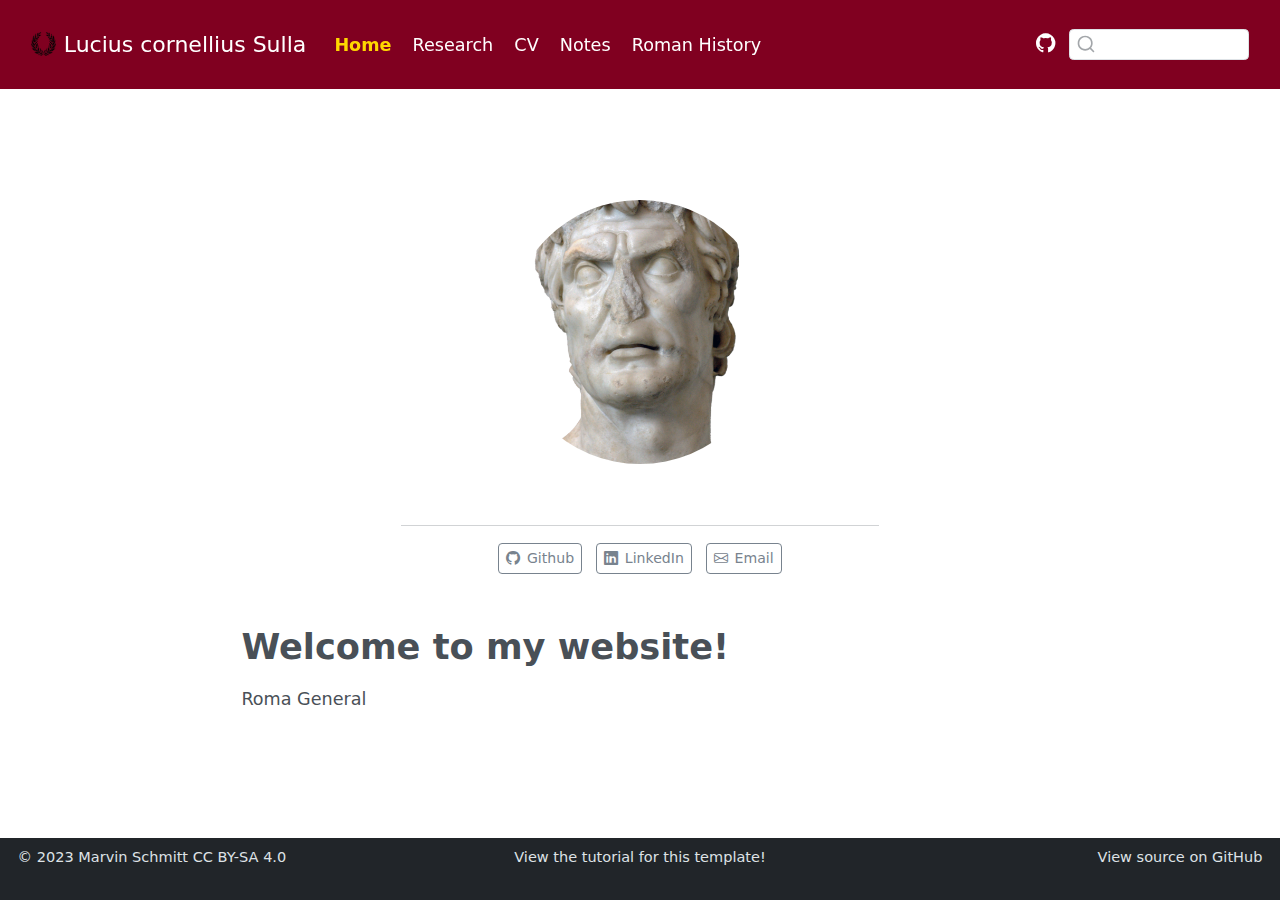
<file: index.html>
<!DOCTYPE html>
<html xmlns="http://www.w3.org/1999/xhtml" lang="en" xml:lang="en"><head>

<meta charset="utf-8">
<meta name="generator" content="quarto-1.8.26">

<meta name="viewport" content="width=device-width, initial-scale=1.0, user-scalable=yes">


<title>Lucius cornellius Sulla</title>
<style>
code{white-space: pre-wrap;}
span.smallcaps{font-variant: small-caps;}
div.columns{display: flex; gap: min(4vw, 1.5em);}
div.column{flex: auto; overflow-x: auto;}
div.hanging-indent{margin-left: 1.5em; text-indent: -1.5em;}
ul.task-list{list-style: none;}
ul.task-list li input[type="checkbox"] {
  width: 0.8em;
  margin: 0 0.8em 0.2em -1em; /* quarto-specific, see https://github.com/quarto-dev/quarto-cli/issues/4556 */ 
  vertical-align: middle;
}
</style>


<script src="site_libs/quarto-nav/quarto-nav.js"></script>
<script src="site_libs/quarto-nav/headroom.min.js"></script>
<script src="site_libs/clipboard/clipboard.min.js"></script>
<script src="site_libs/quarto-search/autocomplete.umd.js"></script>
<script src="site_libs/quarto-search/fuse.min.js"></script>
<script src="site_libs/quarto-search/quarto-search.js"></script>
<meta name="quarto:offset" content="./">
<link href="./img/laural.png" rel="icon" type="image/png">
<script src="site_libs/quarto-html/quarto.js" type="module"></script>
<script src="site_libs/quarto-html/tabsets/tabsets.js" type="module"></script>
<script src="site_libs/quarto-html/axe/axe-check.js" type="module"></script>
<script src="site_libs/quarto-html/popper.min.js"></script>
<script src="site_libs/quarto-html/tippy.umd.min.js"></script>
<link href="site_libs/quarto-html/tippy.css" rel="stylesheet">
<link href="site_libs/quarto-html/quarto-syntax-highlighting-587c61ba64f3a5504c4d52d930310e48.css" rel="stylesheet" id="quarto-text-highlighting-styles">
<script src="site_libs/bootstrap/bootstrap.min.js"></script>
<link href="site_libs/bootstrap/bootstrap-icons.css" rel="stylesheet">
<link href="site_libs/bootstrap/bootstrap-ef29f2a6e560c361099aff322fd88b04.min.css" rel="stylesheet" append-hash="true" id="quarto-bootstrap" data-mode="light">
<script id="quarto-search-options" type="application/json">{
  "location": "navbar",
  "copy-button": false,
  "collapse-after": 3,
  "panel-placement": "end",
  "type": "textbox",
  "limit": 50,
  "keyboard-shortcut": [
    "f",
    "/",
    "s"
  ],
  "language": {
    "search-no-results-text": "No results",
    "search-matching-documents-text": "matching documents",
    "search-copy-link-title": "Copy link to search",
    "search-hide-matches-text": "Hide additional matches",
    "search-more-match-text": "more match in this document",
    "search-more-matches-text": "more matches in this document",
    "search-clear-button-title": "Clear",
    "search-text-placeholder": "",
    "search-detached-cancel-button-title": "Cancel",
    "search-submit-button-title": "Submit",
    "search-label": "Search"
  }
}</script>


</head>

<body class="nav-fixed fullcontent quarto-light">

<div id="quarto-search-results"></div>
  <header id="quarto-header" class="headroom fixed-top">
    <nav class="navbar navbar-expand-lg " data-bs-theme="dark">
      <div class="navbar-container container-fluid">
      <div class="navbar-brand-container mx-auto">
    <a href="./index.html" class="navbar-brand navbar-brand-logo">
    <img src="./img\laural.png" alt="" class="navbar-logo light-content">
    <img src="./img\laural.png" alt="" class="navbar-logo dark-content">
    </a>
    <a class="navbar-brand" href="./index.html">
    <span class="navbar-title">Lucius cornellius Sulla</span>
    </a>
  </div>
            <div id="quarto-search" class="" title="Search"></div>
          <button class="navbar-toggler" type="button" data-bs-toggle="collapse" data-bs-target="#navbarCollapse" aria-controls="navbarCollapse" role="menu" aria-expanded="false" aria-label="Toggle navigation" onclick="if (window.quartoToggleHeadroom) { window.quartoToggleHeadroom(); }">
  <span class="navbar-toggler-icon"></span>
</button>
          <div class="collapse navbar-collapse" id="navbarCollapse">
            <ul class="navbar-nav navbar-nav-scroll me-auto">
  <li class="nav-item">
    <a class="nav-link active" href="./index.html" aria-current="page"> 
<span class="menu-text">Home</span></a>
  </li>  
  <li class="nav-item">
    <a class="nav-link" href="./research.html"> 
<span class="menu-text">Research</span></a>
  </li>  
  <li class="nav-item">
    <a class="nav-link" href="./cv.qmd"> 
<span class="menu-text">CV</span></a>
  </li>  
  <li class="nav-item">
    <a class="nav-link" href="./Notes.html"> 
<span class="menu-text">Notes</span></a>
  </li>  
  <li class="nav-item">
    <a class="nav-link" href="./roman.html"> 
<span class="menu-text">Roman History</span></a>
  </li>  
</ul>
            <ul class="navbar-nav navbar-nav-scroll ms-auto">
  <li class="nav-item compact">
    <a class="nav-link" href="https://github.com/leesehyeok"> <i class="bi bi-github" role="img">
</i> 
<span class="menu-text"></span></a>
  </li>  
</ul>
          </div> <!-- /navcollapse -->
            <div class="quarto-navbar-tools">
</div>
      </div> <!-- /container-fluid -->
    </nav>
</header>
<!-- content -->
<div id="quarto-content" class="quarto-container page-columns page-rows-contents page-layout-article page-navbar">
<!-- sidebar -->
<!-- margin-sidebar -->
    
<!-- main -->
<main class="content" id="quarto-document-content">




<div class="quarto-about-jolla">
  <img src="Sulla.png" class="about-image
  round " style="height: 15em; width: 15em;">
 <header id="title-block-header" class="quarto-title-block"></header><div id="about-block">
</div> 
  <hr class="about-sep">
   <div class="about-links">
  <a href="https://github.com/marvinschmitt" class="about-link" rel="" target="">
    <i class="bi bi-github"></i>
     <span class="about-link-text">Github</span>
  </a>
  <a href="https://www.linkedin.com/in/marvin-schmitt-a85b321a2/" class="about-link" rel="" target="">
    <i class="bi bi-linkedin"></i>
     <span class="about-link-text">LinkedIn</span>
  </a>
  <a href="mailto:mail.marvinschmitt@gmail.com" class="about-link" rel="" target="">
    <i class="bi bi-envelope"></i>
     <span class="about-link-text">Email</span>
  </a>
</div>
</div>

<section id="welcome-to-my-website" class="level1">
<h1>Welcome to my website!</h1>
<p>Roma General</p>



</section>

</main> <!-- /main -->
<script id="quarto-html-after-body" type="application/javascript">
  window.document.addEventListener("DOMContentLoaded", function (event) {
    const isCodeAnnotation = (el) => {
      for (const clz of el.classList) {
        if (clz.startsWith('code-annotation-')) {                     
          return true;
        }
      }
      return false;
    }
    const onCopySuccess = function(e) {
      // button target
      const button = e.trigger;
      // don't keep focus
      button.blur();
      // flash "checked"
      button.classList.add('code-copy-button-checked');
      var currentTitle = button.getAttribute("title");
      button.setAttribute("title", "Copied!");
      let tooltip;
      if (window.bootstrap) {
        button.setAttribute("data-bs-toggle", "tooltip");
        button.setAttribute("data-bs-placement", "left");
        button.setAttribute("data-bs-title", "Copied!");
        tooltip = new bootstrap.Tooltip(button, 
          { trigger: "manual", 
            customClass: "code-copy-button-tooltip",
            offset: [0, -8]});
        tooltip.show();    
      }
      setTimeout(function() {
        if (tooltip) {
          tooltip.hide();
          button.removeAttribute("data-bs-title");
          button.removeAttribute("data-bs-toggle");
          button.removeAttribute("data-bs-placement");
        }
        button.setAttribute("title", currentTitle);
        button.classList.remove('code-copy-button-checked');
      }, 1000);
      // clear code selection
      e.clearSelection();
    }
    const getTextToCopy = function(trigger) {
      const outerScaffold = trigger.parentElement.cloneNode(true);
      const codeEl = outerScaffold.querySelector('code');
      for (const childEl of codeEl.children) {
        if (isCodeAnnotation(childEl)) {
          childEl.remove();
        }
      }
      return codeEl.innerText;
    }
    const clipboard = new window.ClipboardJS('.code-copy-button:not([data-in-quarto-modal])', {
      text: getTextToCopy
    });
    clipboard.on('success', onCopySuccess);
    if (window.document.getElementById('quarto-embedded-source-code-modal')) {
      const clipboardModal = new window.ClipboardJS('.code-copy-button[data-in-quarto-modal]', {
        text: getTextToCopy,
        container: window.document.getElementById('quarto-embedded-source-code-modal')
      });
      clipboardModal.on('success', onCopySuccess);
    }
      var localhostRegex = new RegExp(/^(?:http|https):\/\/localhost\:?[0-9]*\//);
      var mailtoRegex = new RegExp(/^mailto:/);
        var filterRegex = new RegExp("https:\/\/leesehyeok\.github\.io\/");
      var isInternal = (href) => {
          return filterRegex.test(href) || localhostRegex.test(href) || mailtoRegex.test(href);
      }
      // Inspect non-navigation links and adorn them if external
     var links = window.document.querySelectorAll('a[href]:not(.nav-link):not(.navbar-brand):not(.toc-action):not(.sidebar-link):not(.sidebar-item-toggle):not(.pagination-link):not(.no-external):not([aria-hidden]):not(.dropdown-item):not(.quarto-navigation-tool):not(.about-link)');
      for (var i=0; i<links.length; i++) {
        const link = links[i];
        if (!isInternal(link.href)) {
          // undo the damage that might have been done by quarto-nav.js in the case of
          // links that we want to consider external
          if (link.dataset.originalHref !== undefined) {
            link.href = link.dataset.originalHref;
          }
        }
      }
    function tippyHover(el, contentFn, onTriggerFn, onUntriggerFn) {
      const config = {
        allowHTML: true,
        maxWidth: 500,
        delay: 100,
        arrow: false,
        appendTo: function(el) {
            return el.parentElement;
        },
        interactive: true,
        interactiveBorder: 10,
        theme: 'quarto',
        placement: 'bottom-start',
      };
      if (contentFn) {
        config.content = contentFn;
      }
      if (onTriggerFn) {
        config.onTrigger = onTriggerFn;
      }
      if (onUntriggerFn) {
        config.onUntrigger = onUntriggerFn;
      }
      window.tippy(el, config); 
    }
    const noterefs = window.document.querySelectorAll('a[role="doc-noteref"]');
    for (var i=0; i<noterefs.length; i++) {
      const ref = noterefs[i];
      tippyHover(ref, function() {
        // use id or data attribute instead here
        let href = ref.getAttribute('data-footnote-href') || ref.getAttribute('href');
        try { href = new URL(href).hash; } catch {}
        const id = href.replace(/^#\/?/, "");
        const note = window.document.getElementById(id);
        if (note) {
          return note.innerHTML;
        } else {
          return "";
        }
      });
    }
    const xrefs = window.document.querySelectorAll('a.quarto-xref');
    const processXRef = (id, note) => {
      // Strip column container classes
      const stripColumnClz = (el) => {
        el.classList.remove("page-full", "page-columns");
        if (el.children) {
          for (const child of el.children) {
            stripColumnClz(child);
          }
        }
      }
      stripColumnClz(note)
      if (id === null || id.startsWith('sec-')) {
        // Special case sections, only their first couple elements
        const container = document.createElement("div");
        if (note.children && note.children.length > 2) {
          container.appendChild(note.children[0].cloneNode(true));
          for (let i = 1; i < note.children.length; i++) {
            const child = note.children[i];
            if (child.tagName === "P" && child.innerText === "") {
              continue;
            } else {
              container.appendChild(child.cloneNode(true));
              break;
            }
          }
          if (window.Quarto?.typesetMath) {
            window.Quarto.typesetMath(container);
          }
          return container.innerHTML
        } else {
          if (window.Quarto?.typesetMath) {
            window.Quarto.typesetMath(note);
          }
          return note.innerHTML;
        }
      } else {
        // Remove any anchor links if they are present
        const anchorLink = note.querySelector('a.anchorjs-link');
        if (anchorLink) {
          anchorLink.remove();
        }
        if (window.Quarto?.typesetMath) {
          window.Quarto.typesetMath(note);
        }
        if (note.classList.contains("callout")) {
          return note.outerHTML;
        } else {
          return note.innerHTML;
        }
      }
    }
    for (var i=0; i<xrefs.length; i++) {
      const xref = xrefs[i];
      tippyHover(xref, undefined, function(instance) {
        instance.disable();
        let url = xref.getAttribute('href');
        let hash = undefined; 
        if (url.startsWith('#')) {
          hash = url;
        } else {
          try { hash = new URL(url).hash; } catch {}
        }
        if (hash) {
          const id = hash.replace(/^#\/?/, "");
          const note = window.document.getElementById(id);
          if (note !== null) {
            try {
              const html = processXRef(id, note.cloneNode(true));
              instance.setContent(html);
            } finally {
              instance.enable();
              instance.show();
            }
          } else {
            // See if we can fetch this
            fetch(url.split('#')[0])
            .then(res => res.text())
            .then(html => {
              const parser = new DOMParser();
              const htmlDoc = parser.parseFromString(html, "text/html");
              const note = htmlDoc.getElementById(id);
              if (note !== null) {
                const html = processXRef(id, note);
                instance.setContent(html);
              } 
            }).finally(() => {
              instance.enable();
              instance.show();
            });
          }
        } else {
          // See if we can fetch a full url (with no hash to target)
          // This is a special case and we should probably do some content thinning / targeting
          fetch(url)
          .then(res => res.text())
          .then(html => {
            const parser = new DOMParser();
            const htmlDoc = parser.parseFromString(html, "text/html");
            const note = htmlDoc.querySelector('main.content');
            if (note !== null) {
              // This should only happen for chapter cross references
              // (since there is no id in the URL)
              // remove the first header
              if (note.children.length > 0 && note.children[0].tagName === "HEADER") {
                note.children[0].remove();
              }
              const html = processXRef(null, note);
              instance.setContent(html);
            } 
          }).finally(() => {
            instance.enable();
            instance.show();
          });
        }
      }, function(instance) {
      });
    }
        let selectedAnnoteEl;
        const selectorForAnnotation = ( cell, annotation) => {
          let cellAttr = 'data-code-cell="' + cell + '"';
          let lineAttr = 'data-code-annotation="' +  annotation + '"';
          const selector = 'span[' + cellAttr + '][' + lineAttr + ']';
          return selector;
        }
        const selectCodeLines = (annoteEl) => {
          const doc = window.document;
          const targetCell = annoteEl.getAttribute("data-target-cell");
          const targetAnnotation = annoteEl.getAttribute("data-target-annotation");
          const annoteSpan = window.document.querySelector(selectorForAnnotation(targetCell, targetAnnotation));
          const lines = annoteSpan.getAttribute("data-code-lines").split(",");
          const lineIds = lines.map((line) => {
            return targetCell + "-" + line;
          })
          let top = null;
          let height = null;
          let parent = null;
          if (lineIds.length > 0) {
              //compute the position of the single el (top and bottom and make a div)
              const el = window.document.getElementById(lineIds[0]);
              top = el.offsetTop;
              height = el.offsetHeight;
              parent = el.parentElement.parentElement;
            if (lineIds.length > 1) {
              const lastEl = window.document.getElementById(lineIds[lineIds.length - 1]);
              const bottom = lastEl.offsetTop + lastEl.offsetHeight;
              height = bottom - top;
            }
            if (top !== null && height !== null && parent !== null) {
              // cook up a div (if necessary) and position it 
              let div = window.document.getElementById("code-annotation-line-highlight");
              if (div === null) {
                div = window.document.createElement("div");
                div.setAttribute("id", "code-annotation-line-highlight");
                div.style.position = 'absolute';
                parent.appendChild(div);
              }
              div.style.top = top - 2 + "px";
              div.style.height = height + 4 + "px";
              div.style.left = 0;
              let gutterDiv = window.document.getElementById("code-annotation-line-highlight-gutter");
              if (gutterDiv === null) {
                gutterDiv = window.document.createElement("div");
                gutterDiv.setAttribute("id", "code-annotation-line-highlight-gutter");
                gutterDiv.style.position = 'absolute';
                const codeCell = window.document.getElementById(targetCell);
                const gutter = codeCell.querySelector('.code-annotation-gutter');
                gutter.appendChild(gutterDiv);
              }
              gutterDiv.style.top = top - 2 + "px";
              gutterDiv.style.height = height + 4 + "px";
            }
            selectedAnnoteEl = annoteEl;
          }
        };
        const unselectCodeLines = () => {
          const elementsIds = ["code-annotation-line-highlight", "code-annotation-line-highlight-gutter"];
          elementsIds.forEach((elId) => {
            const div = window.document.getElementById(elId);
            if (div) {
              div.remove();
            }
          });
          selectedAnnoteEl = undefined;
        };
          // Handle positioning of the toggle
      window.addEventListener(
        "resize",
        throttle(() => {
          elRect = undefined;
          if (selectedAnnoteEl) {
            selectCodeLines(selectedAnnoteEl);
          }
        }, 10)
      );
      function throttle(fn, ms) {
      let throttle = false;
      let timer;
        return (...args) => {
          if(!throttle) { // first call gets through
              fn.apply(this, args);
              throttle = true;
          } else { // all the others get throttled
              if(timer) clearTimeout(timer); // cancel #2
              timer = setTimeout(() => {
                fn.apply(this, args);
                timer = throttle = false;
              }, ms);
          }
        };
      }
        // Attach click handler to the DT
        const annoteDls = window.document.querySelectorAll('dt[data-target-cell]');
        for (const annoteDlNode of annoteDls) {
          annoteDlNode.addEventListener('click', (event) => {
            const clickedEl = event.target;
            if (clickedEl !== selectedAnnoteEl) {
              unselectCodeLines();
              const activeEl = window.document.querySelector('dt[data-target-cell].code-annotation-active');
              if (activeEl) {
                activeEl.classList.remove('code-annotation-active');
              }
              selectCodeLines(clickedEl);
              clickedEl.classList.add('code-annotation-active');
            } else {
              // Unselect the line
              unselectCodeLines();
              clickedEl.classList.remove('code-annotation-active');
            }
          });
        }
    const findCites = (el) => {
      const parentEl = el.parentElement;
      if (parentEl) {
        const cites = parentEl.dataset.cites;
        if (cites) {
          return {
            el,
            cites: cites.split(' ')
          };
        } else {
          return findCites(el.parentElement)
        }
      } else {
        return undefined;
      }
    };
    var bibliorefs = window.document.querySelectorAll('a[role="doc-biblioref"]');
    for (var i=0; i<bibliorefs.length; i++) {
      const ref = bibliorefs[i];
      const citeInfo = findCites(ref);
      if (citeInfo) {
        tippyHover(citeInfo.el, function() {
          var popup = window.document.createElement('div');
          citeInfo.cites.forEach(function(cite) {
            var citeDiv = window.document.createElement('div');
            citeDiv.classList.add('hanging-indent');
            citeDiv.classList.add('csl-entry');
            var biblioDiv = window.document.getElementById('ref-' + cite);
            if (biblioDiv) {
              citeDiv.innerHTML = biblioDiv.innerHTML;
            }
            popup.appendChild(citeDiv);
          });
          return popup.innerHTML;
        });
      }
    }
  });
  </script>
</div> <!-- /content -->
<footer class="footer">
  <div class="nav-footer">
    <div class="nav-footer-left">
<p><span class="faux-block">© 2023 Marvin Schmitt CC BY-SA 4.0</span></p>
</div>   
    <div class="nav-footer-center">
<p><span class="faux-block"><a href="https://www.marvinschmitt.com/blog/website-tutorial-quarto/">View the tutorial for this template!</a></span></p>
</div>
    <div class="nav-footer-right">
<p><span class="faux-block"><a href="https://github.com/marvinschmitt/quarto-website-template/">View source on GitHub</a></span></p>
</div>
  </div>
</footer>




</body></html>
</file>
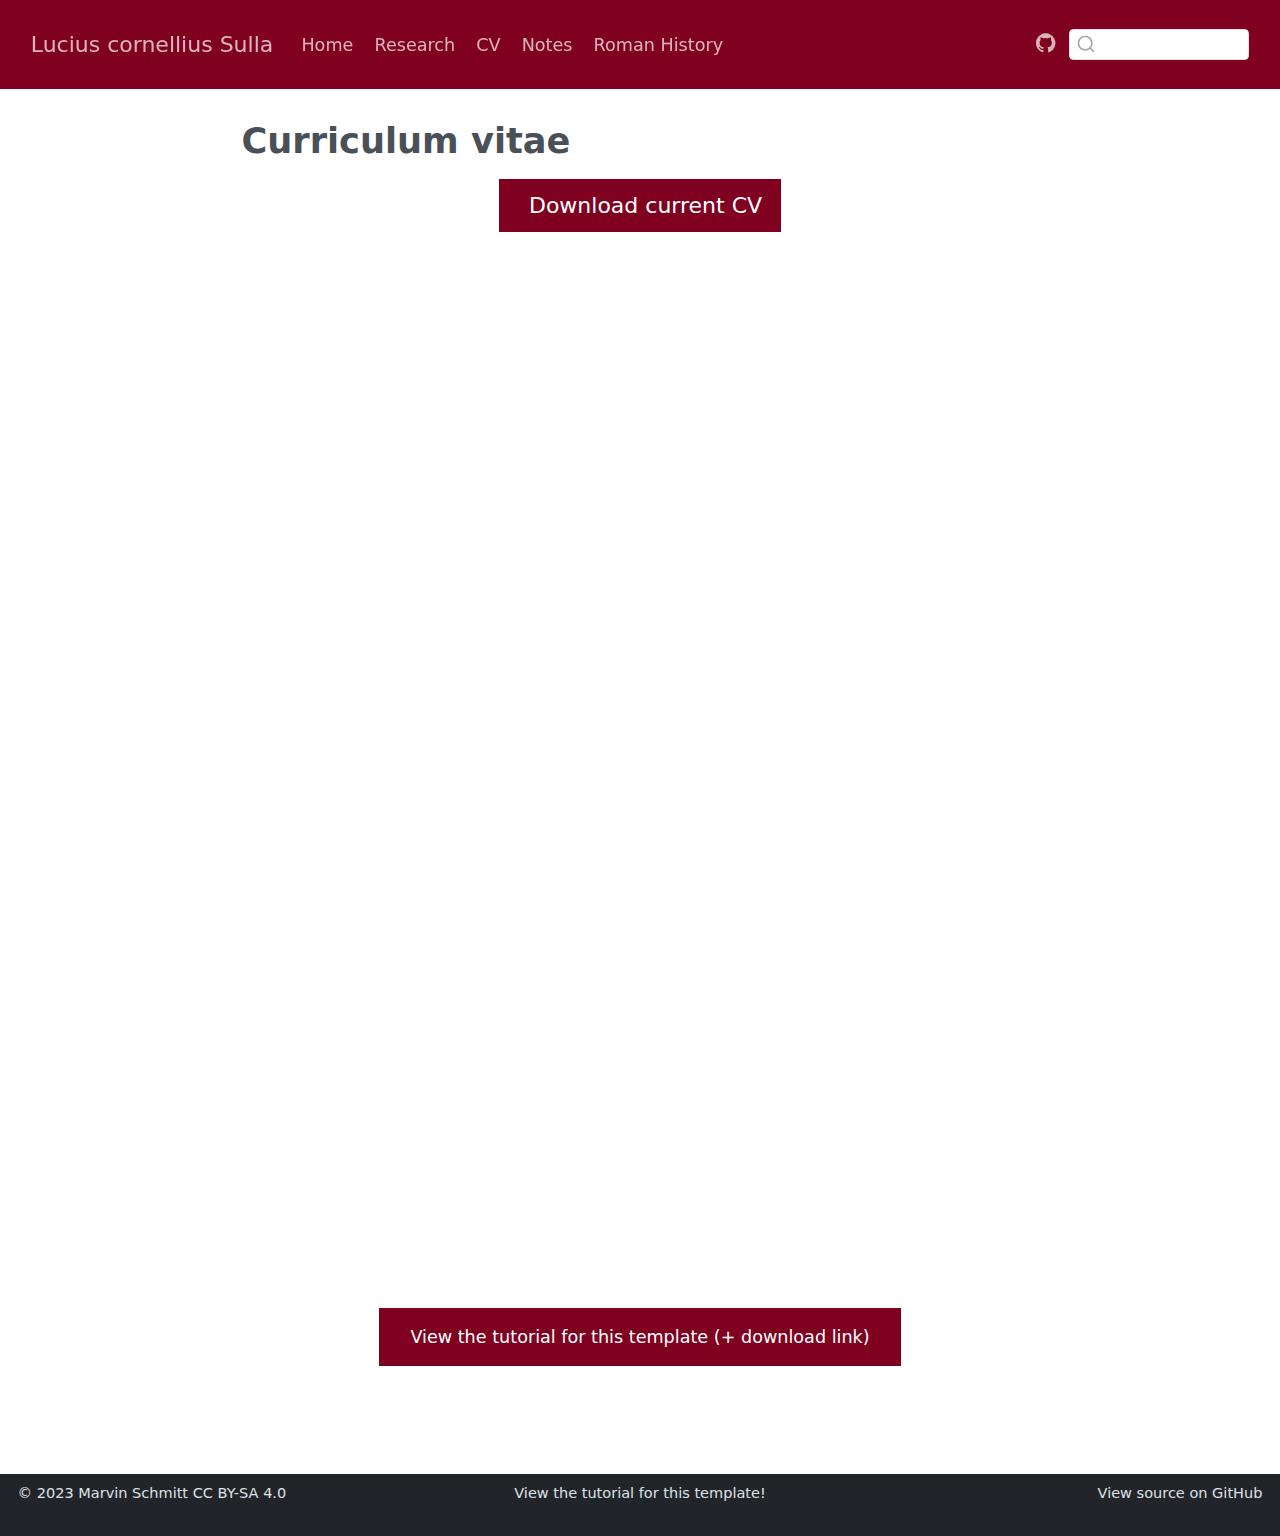
<file: cv/index.html>
<!DOCTYPE html>
<html xmlns="http://www.w3.org/1999/xhtml" lang="en" xml:lang="en"><head>
<meta http-equiv="Content-Type" content="text/html; charset=UTF-8">
<meta charset="utf-8">
<meta name="generator" content="quarto-1.8.26">
<meta name="viewport" content="width=device-width, initial-scale=1.0, user-scalable=yes">
<title>Curriculum vitae – Lucius cornellius Sulla</title>
<style>
code{white-space: pre-wrap;}
span.smallcaps{font-variant: small-caps;}
div.columns{display: flex; gap: min(4vw, 1.5em);}
div.column{flex: auto; overflow-x: auto;}
div.hanging-indent{margin-left: 1.5em; text-indent: -1.5em;}
ul.task-list{list-style: none;}
ul.task-list li input[type="checkbox"] {
  width: 0.8em;
  margin: 0 0.8em 0.2em -1em; /* quarto-specific, see https://github.com/quarto-dev/quarto-cli/issues/4556 */ 
  vertical-align: middle;
}
</style>

<script src="../site_libs/quarto-nav/quarto-nav.js"></script>
<script src="../site_libs/quarto-nav/headroom.min.js"></script>
<script src="../site_libs/clipboard/clipboard.min.js"></script>
<script src="../site_libs/quarto-search/autocomplete.umd.js"></script>
<script src="../site_libs/quarto-search/fuse.min.js"></script>
<script src="../site_libs/quarto-search/quarto-search.js"></script>
<meta name="quarto:offset" content="../">
<link href="../img/favicon.png" rel="icon" type="image/png">
<script src="../site_libs/quarto-html/quarto.js" type="module"></script>
<script src="../site_libs/quarto-html/tabsets/tabsets.js" type="module"></script>
<script src="../site_libs/quarto-html/axe/axe-check.js" type="module"></script>
<script src="../site_libs/quarto-html/popper.min.js"></script>
<script src="../site_libs/quarto-html/tippy.umd.min.js"></script>
<script src="../site_libs/quarto-html/anchor.min.js"></script>
<link href="../site_libs/quarto-html/tippy.css" rel="stylesheet">
<link href="../site_libs/quarto-html/quarto-syntax-highlighting-587c61ba64f3a5504c4d52d930310e48.css" rel="stylesheet" id="quarto-text-highlighting-styles">
<script src="../site_libs/bootstrap/bootstrap.min.js"></script>
<link href="../site_libs/bootstrap/bootstrap-icons.css" rel="stylesheet">
<link href="../site_libs/bootstrap/bootstrap-074ba9db2350560af96041f14712f3ef.min.css" rel="stylesheet" append-hash="true" id="quarto-bootstrap" data-mode="light"><script id="quarto-search-options" type="application/json">{
  "location": "navbar",
  "copy-button": false,
  "collapse-after": 3,
  "panel-placement": "end",
  "type": "textbox",
  "limit": 50,
  "keyboard-shortcut": [
    "f",
    "/",
    "s"
  ],
  "language": {
    "search-no-results-text": "No results",
    "search-matching-documents-text": "matching documents",
    "search-copy-link-title": "Copy link to search",
    "search-hide-matches-text": "Hide additional matches",
    "search-more-match-text": "more match in this document",
    "search-more-matches-text": "more matches in this document",
    "search-clear-button-title": "Clear",
    "search-text-placeholder": "",
    "search-detached-cancel-button-title": "Cancel",
    "search-submit-button-title": "Submit",
    "search-label": "Search"
  }
}</script>
</head>
<body class="nav-fixed fullcontent quarto-light">

<div id="quarto-search-results"></div>
  <header id="quarto-header" class="headroom fixed-top"><nav class="navbar navbar-expand-lg " data-bs-theme="dark"><div class="navbar-container container-fluid">
      <div class="navbar-brand-container mx-auto">
    <a class="navbar-brand" href="../index.html">
    <span class="navbar-title">Lucius cornellius Sulla</span>
    </a>
  </div>
            <div id="quarto-search" class="" title="Search"></div>
          <button class="navbar-toggler" type="button" data-bs-toggle="collapse" data-bs-target="#navbarCollapse" aria-controls="navbarCollapse" role="menu" aria-expanded="false" aria-label="Toggle navigation" onclick="if (window.quartoToggleHeadroom) { window.quartoToggleHeadroom(); }">
  <span class="navbar-toggler-icon"></span>
</button>
          <div class="collapse navbar-collapse" id="navbarCollapse">
            <ul class="navbar-nav navbar-nav-scroll me-auto">
<li class="nav-item">
    <a class="nav-link" href="../index.html"> 
<span class="menu-text">Home</span></a>
  </li>  
  <li class="nav-item">
    <a class="nav-link" href="../research.html"> 
<span class="menu-text">Research</span></a>
  </li>  
  <li class="nav-item">
    <a class="nav-link" href="../cv.qmd"> 
<span class="menu-text">CV</span></a>
  </li>  
  <li class="nav-item">
    <a class="nav-link" href="../Notes.html"> 
<span class="menu-text">Notes</span></a>
  </li>  
  <li class="nav-item">
    <a class="nav-link" href="../roman.html"> 
<span class="menu-text">Roman History</span></a>
  </li>  
</ul>
<ul class="navbar-nav navbar-nav-scroll ms-auto">
<li class="nav-item compact">
    <a class="nav-link" href="https://github.com/leesehyeok"> <i class="bi bi-github" role="img">
</i> 
<span class="menu-text"></span></a>
  </li>  
</ul>
</div> <!-- /navcollapse -->
            <div class="quarto-navbar-tools">
</div>
      </div> <!-- /container-fluid -->
    </nav></header><!-- content --><div id="quarto-content" class="quarto-container page-columns page-rows-contents page-layout-article page-navbar">
<!-- sidebar -->
<!-- margin-sidebar -->
    
<!-- main -->
<main class="content" id="quarto-document-content"><header id="title-block-header" class="quarto-title-block default"><div class="quarto-title">
<h1 class="title">Curriculum vitae</h1>
</div>



<div class="quarto-title-meta">

    
  
    
  </div>
  


</header><div class="cell">
<style type="text/css">
.embed-container {
    position: relative;
    padding-bottom: 129%;
    height: 0;
    overflow: hidden;
    max-width: 100%;
}
.embed-container iframe,
.embed-container object,
.embed-container embed {
    position: absolute;
    top: 0;
    left: 0;
    width: 100%;
    height: 100%;
}
</style>
</div>
<p class="text-center">
  <a class="btn btn-primary btn-lg cv-download" href="cv.pdf" target="_blank">
    <i class="fa-solid fa-file-arrow-down"></i> Download current CV
  </a>
</p>
<div class="embed-container">
  <iframe src="cv.pdf#toolbar=0" style="border: 0.5px;width: 100%;"></iframe>
</div>
<div style="margin: 30px; text-align: center;">
<a class="btn btn-primary" href="https://www.marvinschmitt.com/blog/website-tutorial-quarto/" role="button" target="_blank" style="padding: 15px 30px;">View the tutorial for this template (+ download link)</a>
</div>



</main><!-- /main --><script id="quarto-html-after-body" type="application/javascript">
  window.document.addEventListener("DOMContentLoaded", function (event) {
    const icon = "";
    const anchorJS = new window.AnchorJS();
    anchorJS.options = {
      placement: 'right',
      icon: icon
    };
    anchorJS.add('.anchored');
    const isCodeAnnotation = (el) => {
      for (const clz of el.classList) {
        if (clz.startsWith('code-annotation-')) {                     
          return true;
        }
      }
      return false;
    }
    const onCopySuccess = function(e) {
      // button target
      const button = e.trigger;
      // don't keep focus
      button.blur();
      // flash "checked"
      button.classList.add('code-copy-button-checked');
      var currentTitle = button.getAttribute("title");
      button.setAttribute("title", "Copied!");
      let tooltip;
      if (window.bootstrap) {
        button.setAttribute("data-bs-toggle", "tooltip");
        button.setAttribute("data-bs-placement", "left");
        button.setAttribute("data-bs-title", "Copied!");
        tooltip = new bootstrap.Tooltip(button, 
          { trigger: "manual", 
            customClass: "code-copy-button-tooltip",
            offset: [0, -8]});
        tooltip.show();    
      }
      setTimeout(function() {
        if (tooltip) {
          tooltip.hide();
          button.removeAttribute("data-bs-title");
          button.removeAttribute("data-bs-toggle");
          button.removeAttribute("data-bs-placement");
        }
        button.setAttribute("title", currentTitle);
        button.classList.remove('code-copy-button-checked');
      }, 1000);
      // clear code selection
      e.clearSelection();
    }
    const getTextToCopy = function(trigger) {
      const outerScaffold = trigger.parentElement.cloneNode(true);
      const codeEl = outerScaffold.querySelector('code');
      for (const childEl of codeEl.children) {
        if (isCodeAnnotation(childEl)) {
          childEl.remove();
        }
      }
      return codeEl.innerText;
    }
    const clipboard = new window.ClipboardJS('.code-copy-button:not([data-in-quarto-modal])', {
      text: getTextToCopy
    });
    clipboard.on('success', onCopySuccess);
    if (window.document.getElementById('quarto-embedded-source-code-modal')) {
      const clipboardModal = new window.ClipboardJS('.code-copy-button[data-in-quarto-modal]', {
        text: getTextToCopy,
        container: window.document.getElementById('quarto-embedded-source-code-modal')
      });
      clipboardModal.on('success', onCopySuccess);
    }
      var localhostRegex = new RegExp(/^(?:http|https):\/\/localhost\:?[0-9]*\//);
      var mailtoRegex = new RegExp(/^mailto:/);
        var filterRegex = new RegExp("https:\/\/leesehyeok\.github\.io\/");
      var isInternal = (href) => {
          return filterRegex.test(href) || localhostRegex.test(href) || mailtoRegex.test(href);
      }
      // Inspect non-navigation links and adorn them if external
     var links = window.document.querySelectorAll('a[href]:not(.nav-link):not(.navbar-brand):not(.toc-action):not(.sidebar-link):not(.sidebar-item-toggle):not(.pagination-link):not(.no-external):not([aria-hidden]):not(.dropdown-item):not(.quarto-navigation-tool):not(.about-link)');
      for (var i=0; i<links.length; i++) {
        const link = links[i];
        if (!isInternal(link.href)) {
          // undo the damage that might have been done by quarto-nav.js in the case of
          // links that we want to consider external
          if (link.dataset.originalHref !== undefined) {
            link.href = link.dataset.originalHref;
          }
        }
      }
    function tippyHover(el, contentFn, onTriggerFn, onUntriggerFn) {
      const config = {
        allowHTML: true,
        maxWidth: 500,
        delay: 100,
        arrow: false,
        appendTo: function(el) {
            return el.parentElement;
        },
        interactive: true,
        interactiveBorder: 10,
        theme: 'quarto',
        placement: 'bottom-start',
      };
      if (contentFn) {
        config.content = contentFn;
      }
      if (onTriggerFn) {
        config.onTrigger = onTriggerFn;
      }
      if (onUntriggerFn) {
        config.onUntrigger = onUntriggerFn;
      }
      window.tippy(el, config); 
    }
    const noterefs = window.document.querySelectorAll('a[role="doc-noteref"]');
    for (var i=0; i<noterefs.length; i++) {
      const ref = noterefs[i];
      tippyHover(ref, function() {
        // use id or data attribute instead here
        let href = ref.getAttribute('data-footnote-href') || ref.getAttribute('href');
        try { href = new URL(href).hash; } catch {}
        const id = href.replace(/^#\/?/, "");
        const note = window.document.getElementById(id);
        if (note) {
          return note.innerHTML;
        } else {
          return "";
        }
      });
    }
    const xrefs = window.document.querySelectorAll('a.quarto-xref');
    const processXRef = (id, note) => {
      // Strip column container classes
      const stripColumnClz = (el) => {
        el.classList.remove("page-full", "page-columns");
        if (el.children) {
          for (const child of el.children) {
            stripColumnClz(child);
          }
        }
      }
      stripColumnClz(note)
      if (id === null || id.startsWith('sec-')) {
        // Special case sections, only their first couple elements
        const container = document.createElement("div");
        if (note.children && note.children.length > 2) {
          container.appendChild(note.children[0].cloneNode(true));
          for (let i = 1; i < note.children.length; i++) {
            const child = note.children[i];
            if (child.tagName === "P" && child.innerText === "") {
              continue;
            } else {
              container.appendChild(child.cloneNode(true));
              break;
            }
          }
          if (window.Quarto?.typesetMath) {
            window.Quarto.typesetMath(container);
          }
          return container.innerHTML
        } else {
          if (window.Quarto?.typesetMath) {
            window.Quarto.typesetMath(note);
          }
          return note.innerHTML;
        }
      } else {
        // Remove any anchor links if they are present
        const anchorLink = note.querySelector('a.anchorjs-link');
        if (anchorLink) {
          anchorLink.remove();
        }
        if (window.Quarto?.typesetMath) {
          window.Quarto.typesetMath(note);
        }
        if (note.classList.contains("callout")) {
          return note.outerHTML;
        } else {
          return note.innerHTML;
        }
      }
    }
    for (var i=0; i<xrefs.length; i++) {
      const xref = xrefs[i];
      tippyHover(xref, undefined, function(instance) {
        instance.disable();
        let url = xref.getAttribute('href');
        let hash = undefined; 
        if (url.startsWith('#')) {
          hash = url;
        } else {
          try { hash = new URL(url).hash; } catch {}
        }
        if (hash) {
          const id = hash.replace(/^#\/?/, "");
          const note = window.document.getElementById(id);
          if (note !== null) {
            try {
              const html = processXRef(id, note.cloneNode(true));
              instance.setContent(html);
            } finally {
              instance.enable();
              instance.show();
            }
          } else {
            // See if we can fetch this
            fetch(url.split('#')[0])
            .then(res => res.text())
            .then(html => {
              const parser = new DOMParser();
              const htmlDoc = parser.parseFromString(html, "text/html");
              const note = htmlDoc.getElementById(id);
              if (note !== null) {
                const html = processXRef(id, note);
                instance.setContent(html);
              } 
            }).finally(() => {
              instance.enable();
              instance.show();
            });
          }
        } else {
          // See if we can fetch a full url (with no hash to target)
          // This is a special case and we should probably do some content thinning / targeting
          fetch(url)
          .then(res => res.text())
          .then(html => {
            const parser = new DOMParser();
            const htmlDoc = parser.parseFromString(html, "text/html");
            const note = htmlDoc.querySelector('main.content');
            if (note !== null) {
              // This should only happen for chapter cross references
              // (since there is no id in the URL)
              // remove the first header
              if (note.children.length > 0 && note.children[0].tagName === "HEADER") {
                note.children[0].remove();
              }
              const html = processXRef(null, note);
              instance.setContent(html);
            } 
          }).finally(() => {
            instance.enable();
            instance.show();
          });
        }
      }, function(instance) {
      });
    }
        let selectedAnnoteEl;
        const selectorForAnnotation = ( cell, annotation) => {
          let cellAttr = 'data-code-cell="' + cell + '"';
          let lineAttr = 'data-code-annotation="' +  annotation + '"';
          const selector = 'span[' + cellAttr + '][' + lineAttr + ']';
          return selector;
        }
        const selectCodeLines = (annoteEl) => {
          const doc = window.document;
          const targetCell = annoteEl.getAttribute("data-target-cell");
          const targetAnnotation = annoteEl.getAttribute("data-target-annotation");
          const annoteSpan = window.document.querySelector(selectorForAnnotation(targetCell, targetAnnotation));
          const lines = annoteSpan.getAttribute("data-code-lines").split(",");
          const lineIds = lines.map((line) => {
            return targetCell + "-" + line;
          })
          let top = null;
          let height = null;
          let parent = null;
          if (lineIds.length > 0) {
              //compute the position of the single el (top and bottom and make a div)
              const el = window.document.getElementById(lineIds[0]);
              top = el.offsetTop;
              height = el.offsetHeight;
              parent = el.parentElement.parentElement;
            if (lineIds.length > 1) {
              const lastEl = window.document.getElementById(lineIds[lineIds.length - 1]);
              const bottom = lastEl.offsetTop + lastEl.offsetHeight;
              height = bottom - top;
            }
            if (top !== null && height !== null && parent !== null) {
              // cook up a div (if necessary) and position it 
              let div = window.document.getElementById("code-annotation-line-highlight");
              if (div === null) {
                div = window.document.createElement("div");
                div.setAttribute("id", "code-annotation-line-highlight");
                div.style.position = 'absolute';
                parent.appendChild(div);
              }
              div.style.top = top - 2 + "px";
              div.style.height = height + 4 + "px";
              div.style.left = 0;
              let gutterDiv = window.document.getElementById("code-annotation-line-highlight-gutter");
              if (gutterDiv === null) {
                gutterDiv = window.document.createElement("div");
                gutterDiv.setAttribute("id", "code-annotation-line-highlight-gutter");
                gutterDiv.style.position = 'absolute';
                const codeCell = window.document.getElementById(targetCell);
                const gutter = codeCell.querySelector('.code-annotation-gutter');
                gutter.appendChild(gutterDiv);
              }
              gutterDiv.style.top = top - 2 + "px";
              gutterDiv.style.height = height + 4 + "px";
            }
            selectedAnnoteEl = annoteEl;
          }
        };
        const unselectCodeLines = () => {
          const elementsIds = ["code-annotation-line-highlight", "code-annotation-line-highlight-gutter"];
          elementsIds.forEach((elId) => {
            const div = window.document.getElementById(elId);
            if (div) {
              div.remove();
            }
          });
          selectedAnnoteEl = undefined;
        };
          // Handle positioning of the toggle
      window.addEventListener(
        "resize",
        throttle(() => {
          elRect = undefined;
          if (selectedAnnoteEl) {
            selectCodeLines(selectedAnnoteEl);
          }
        }, 10)
      );
      function throttle(fn, ms) {
      let throttle = false;
      let timer;
        return (...args) => {
          if(!throttle) { // first call gets through
              fn.apply(this, args);
              throttle = true;
          } else { // all the others get throttled
              if(timer) clearTimeout(timer); // cancel #2
              timer = setTimeout(() => {
                fn.apply(this, args);
                timer = throttle = false;
              }, ms);
          }
        };
      }
        // Attach click handler to the DT
        const annoteDls = window.document.querySelectorAll('dt[data-target-cell]');
        for (const annoteDlNode of annoteDls) {
          annoteDlNode.addEventListener('click', (event) => {
            const clickedEl = event.target;
            if (clickedEl !== selectedAnnoteEl) {
              unselectCodeLines();
              const activeEl = window.document.querySelector('dt[data-target-cell].code-annotation-active');
              if (activeEl) {
                activeEl.classList.remove('code-annotation-active');
              }
              selectCodeLines(clickedEl);
              clickedEl.classList.add('code-annotation-active');
            } else {
              // Unselect the line
              unselectCodeLines();
              clickedEl.classList.remove('code-annotation-active');
            }
          });
        }
    const findCites = (el) => {
      const parentEl = el.parentElement;
      if (parentEl) {
        const cites = parentEl.dataset.cites;
        if (cites) {
          return {
            el,
            cites: cites.split(' ')
          };
        } else {
          return findCites(el.parentElement)
        }
      } else {
        return undefined;
      }
    };
    var bibliorefs = window.document.querySelectorAll('a[role="doc-biblioref"]');
    for (var i=0; i<bibliorefs.length; i++) {
      const ref = bibliorefs[i];
      const citeInfo = findCites(ref);
      if (citeInfo) {
        tippyHover(citeInfo.el, function() {
          var popup = window.document.createElement('div');
          citeInfo.cites.forEach(function(cite) {
            var citeDiv = window.document.createElement('div');
            citeDiv.classList.add('hanging-indent');
            citeDiv.classList.add('csl-entry');
            var biblioDiv = window.document.getElementById('ref-' + cite);
            if (biblioDiv) {
              citeDiv.innerHTML = biblioDiv.innerHTML;
            }
            popup.appendChild(citeDiv);
          });
          return popup.innerHTML;
        });
      }
    }
  });
  </script>
</div> <!-- /content -->
<footer class="footer"><div class="nav-footer">
    <div class="nav-footer-left">
<p><span class="faux-block">© 2023 Marvin Schmitt CC BY-SA 4.0</span></p>
</div>   
    <div class="nav-footer-center">
<p><span class="faux-block"><a href="https://www.marvinschmitt.com/blog/website-tutorial-quarto/">View the tutorial for this template!</a></span></p>
</div>
    <div class="nav-footer-right">
<p><span class="faux-block"><a href="https://github.com/marvinschmitt/quarto-website-template/">View source on GitHub</a></span></p>
</div>
  </div>
</footer>


</body></html>
</file>
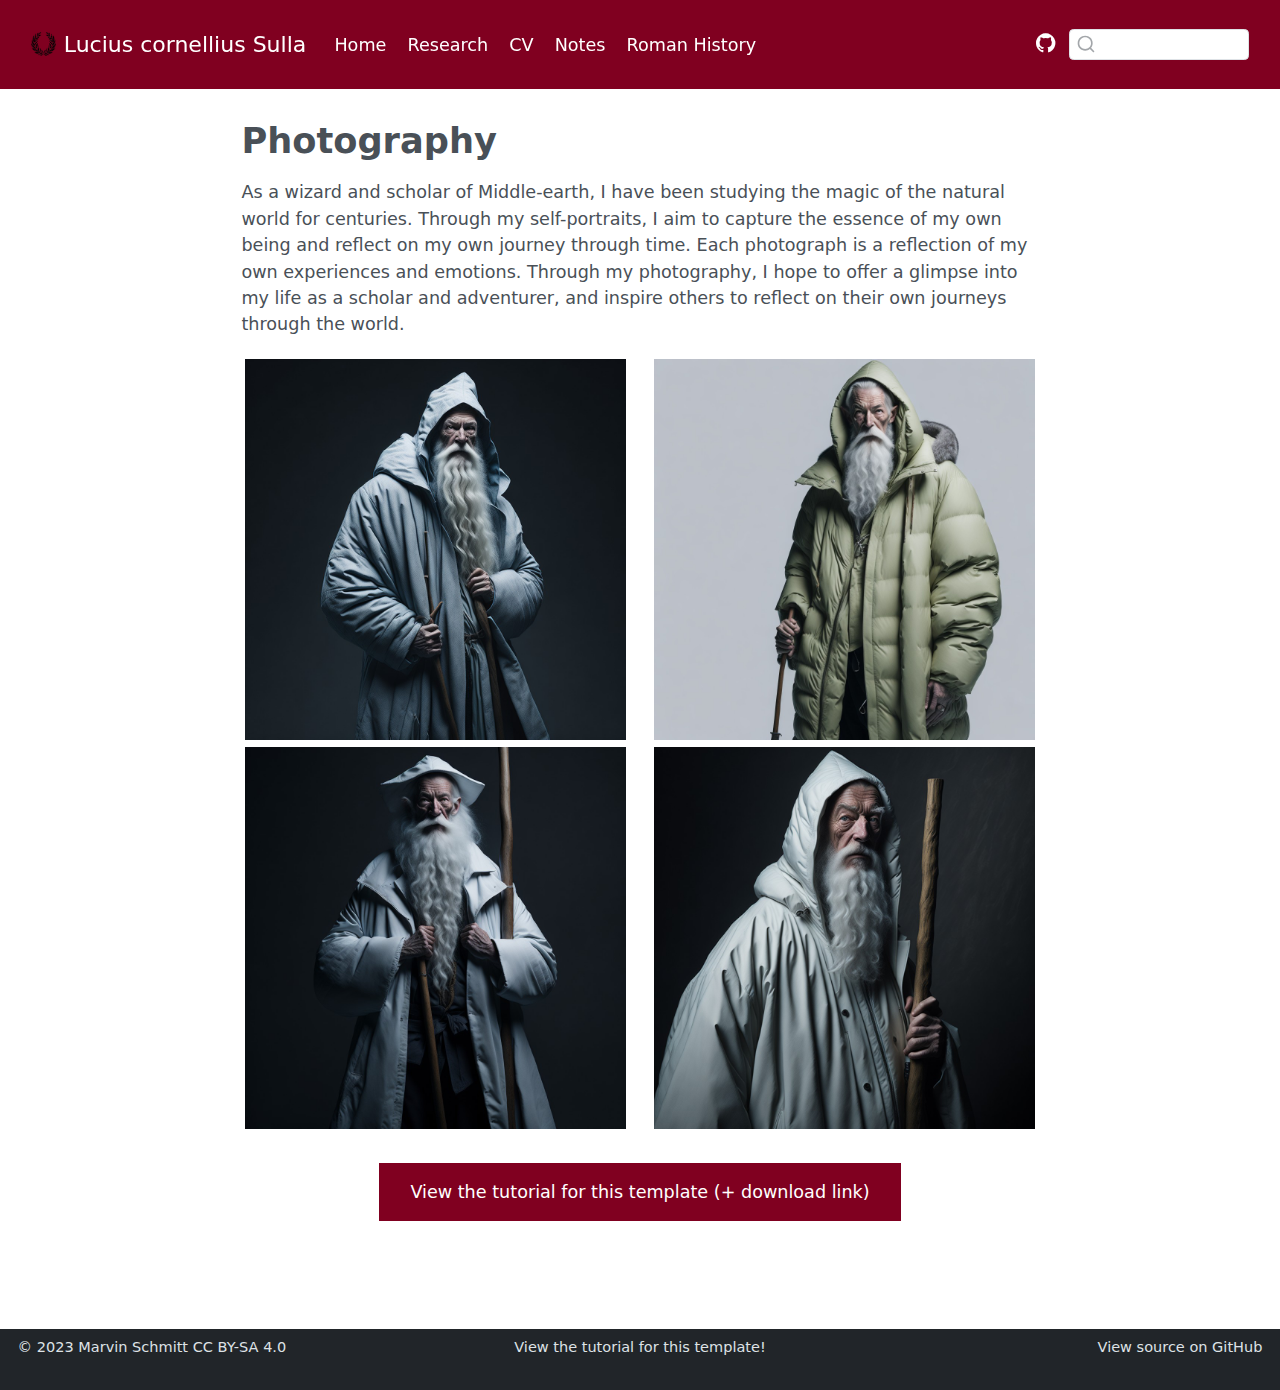
<file: photography/index.html>
<!DOCTYPE html>
<html xmlns="http://www.w3.org/1999/xhtml" lang="en" xml:lang="en"><head>

<meta charset="utf-8">
<meta name="generator" content="quarto-1.8.26">

<meta name="viewport" content="width=device-width, initial-scale=1.0, user-scalable=yes">


<title>Photography – Lucius cornellius Sulla</title>
<style>
code{white-space: pre-wrap;}
span.smallcaps{font-variant: small-caps;}
div.columns{display: flex; gap: min(4vw, 1.5em);}
div.column{flex: auto; overflow-x: auto;}
div.hanging-indent{margin-left: 1.5em; text-indent: -1.5em;}
ul.task-list{list-style: none;}
ul.task-list li input[type="checkbox"] {
  width: 0.8em;
  margin: 0 0.8em 0.2em -1em; /* quarto-specific, see https://github.com/quarto-dev/quarto-cli/issues/4556 */ 
  vertical-align: middle;
}
</style>


<script src="../site_libs/quarto-nav/quarto-nav.js"></script>
<script src="../site_libs/quarto-nav/headroom.min.js"></script>
<script src="../site_libs/clipboard/clipboard.min.js"></script>
<script src="../site_libs/quarto-search/autocomplete.umd.js"></script>
<script src="../site_libs/quarto-search/fuse.min.js"></script>
<script src="../site_libs/quarto-search/quarto-search.js"></script>
<meta name="quarto:offset" content="../">
<link href="../img/laural.png" rel="icon" type="image/png">
<script src="../site_libs/quarto-html/quarto.js" type="module"></script>
<script src="../site_libs/quarto-html/tabsets/tabsets.js" type="module"></script>
<script src="../site_libs/quarto-html/axe/axe-check.js" type="module"></script>
<script src="../site_libs/quarto-html/popper.min.js"></script>
<script src="../site_libs/quarto-html/tippy.umd.min.js"></script>
<script src="../site_libs/quarto-html/anchor.min.js"></script>
<link href="../site_libs/quarto-html/tippy.css" rel="stylesheet">
<link href="../site_libs/quarto-html/quarto-syntax-highlighting-587c61ba64f3a5504c4d52d930310e48.css" rel="stylesheet" id="quarto-text-highlighting-styles">
<script src="../site_libs/bootstrap/bootstrap.min.js"></script>
<link href="../site_libs/bootstrap/bootstrap-icons.css" rel="stylesheet">
<link href="../site_libs/bootstrap/bootstrap-ef29f2a6e560c361099aff322fd88b04.min.css" rel="stylesheet" append-hash="true" id="quarto-bootstrap" data-mode="light">
<script id="quarto-search-options" type="application/json">{
  "location": "navbar",
  "copy-button": false,
  "collapse-after": 3,
  "panel-placement": "end",
  "type": "textbox",
  "limit": 50,
  "keyboard-shortcut": [
    "f",
    "/",
    "s"
  ],
  "language": {
    "search-no-results-text": "No results",
    "search-matching-documents-text": "matching documents",
    "search-copy-link-title": "Copy link to search",
    "search-hide-matches-text": "Hide additional matches",
    "search-more-match-text": "more match in this document",
    "search-more-matches-text": "more matches in this document",
    "search-clear-button-title": "Clear",
    "search-text-placeholder": "",
    "search-detached-cancel-button-title": "Cancel",
    "search-submit-button-title": "Submit",
    "search-label": "Search"
  }
}</script>


</head>

<body class="nav-fixed fullcontent quarto-light">

<div id="quarto-search-results"></div>
  <header id="quarto-header" class="headroom fixed-top">
    <nav class="navbar navbar-expand-lg " data-bs-theme="dark">
      <div class="navbar-container container-fluid">
      <div class="navbar-brand-container mx-auto">
    <a href="../index.html" class="navbar-brand navbar-brand-logo">
    <img src="../img\laural.png" alt="" class="navbar-logo light-content">
    <img src="../img\laural.png" alt="" class="navbar-logo dark-content">
    </a>
    <a class="navbar-brand" href="../index.html">
    <span class="navbar-title">Lucius cornellius Sulla</span>
    </a>
  </div>
            <div id="quarto-search" class="" title="Search"></div>
          <button class="navbar-toggler" type="button" data-bs-toggle="collapse" data-bs-target="#navbarCollapse" aria-controls="navbarCollapse" role="menu" aria-expanded="false" aria-label="Toggle navigation" onclick="if (window.quartoToggleHeadroom) { window.quartoToggleHeadroom(); }">
  <span class="navbar-toggler-icon"></span>
</button>
          <div class="collapse navbar-collapse" id="navbarCollapse">
            <ul class="navbar-nav navbar-nav-scroll me-auto">
  <li class="nav-item">
    <a class="nav-link" href="../index.html"> 
<span class="menu-text">Home</span></a>
  </li>  
  <li class="nav-item">
    <a class="nav-link" href="../research.html"> 
<span class="menu-text">Research</span></a>
  </li>  
  <li class="nav-item">
    <a class="nav-link" href="../cv.qmd"> 
<span class="menu-text">CV</span></a>
  </li>  
  <li class="nav-item">
    <a class="nav-link" href="../Notes.html"> 
<span class="menu-text">Notes</span></a>
  </li>  
  <li class="nav-item">
    <a class="nav-link" href="../roman.html"> 
<span class="menu-text">Roman History</span></a>
  </li>  
</ul>
            <ul class="navbar-nav navbar-nav-scroll ms-auto">
  <li class="nav-item compact">
    <a class="nav-link" href="https://github.com/leesehyeok"> <i class="bi bi-github" role="img">
</i> 
<span class="menu-text"></span></a>
  </li>  
</ul>
          </div> <!-- /navcollapse -->
            <div class="quarto-navbar-tools">
</div>
      </div> <!-- /container-fluid -->
    </nav>
</header>
<!-- content -->
<div id="quarto-content" class="quarto-container page-columns page-rows-contents page-layout-article page-navbar">
<!-- sidebar -->
<!-- margin-sidebar -->
    
<!-- main -->
<main class="content" id="quarto-document-content">

<header id="title-block-header" class="quarto-title-block default">
<div class="quarto-title">
<h1 class="title">Photography</h1>
</div>



<div class="quarto-title-meta">

    
  
    
  </div>
  


</header>


<p>As a wizard and scholar of Middle-earth, I have been studying the magic of the natural world for centuries. Through my self-portraits, I aim to capture the essence of my own being and reflect on my own journey through time. Each photograph is a reflection of my own experiences and emotions. Through my photography, I hope to offer a glimpse into my life as a scholar and adventurer, and inspire others to reflect on their own journeys through the world.</p>
<div class="quarto-layout-panel" data-layout-ncol="2">
<div class="quarto-layout-row">
<div class="quarto-layout-cell" style="flex-basis: 50.0%;justify-content: center;">
<p><img src="gandalf_image_1.jpg" class="img-fluid"></p>
</div>
<div class="quarto-layout-cell" style="flex-basis: 50.0%;justify-content: center;">
<p><img src="gandalf_image_2.jpg" class="img-fluid"></p>
</div>
</div>
<div class="quarto-layout-row">
<div class="quarto-layout-cell" style="flex-basis: 50.0%;justify-content: center;">
<p><img src="gandalf_image_3.jpg" class="img-fluid"></p>
</div>
<div class="quarto-layout-cell" style="flex-basis: 50.0%;justify-content: center;">
<p><img src="gandalf_image_4.jpg" class="img-fluid"></p>
</div>
</div>
</div>
<div style="margin: 30px; text-align: center;">
<a class="btn btn-primary" href="https://www.marvinschmitt.com/blog/website-tutorial-quarto/" role="button" target="_blank" style="padding: 15px 30px;">View the tutorial for this template (+ download link)</a>
</div>



</main> <!-- /main -->
<script id="quarto-html-after-body" type="application/javascript">
  window.document.addEventListener("DOMContentLoaded", function (event) {
    const icon = "";
    const anchorJS = new window.AnchorJS();
    anchorJS.options = {
      placement: 'right',
      icon: icon
    };
    anchorJS.add('.anchored');
    const isCodeAnnotation = (el) => {
      for (const clz of el.classList) {
        if (clz.startsWith('code-annotation-')) {                     
          return true;
        }
      }
      return false;
    }
    const onCopySuccess = function(e) {
      // button target
      const button = e.trigger;
      // don't keep focus
      button.blur();
      // flash "checked"
      button.classList.add('code-copy-button-checked');
      var currentTitle = button.getAttribute("title");
      button.setAttribute("title", "Copied!");
      let tooltip;
      if (window.bootstrap) {
        button.setAttribute("data-bs-toggle", "tooltip");
        button.setAttribute("data-bs-placement", "left");
        button.setAttribute("data-bs-title", "Copied!");
        tooltip = new bootstrap.Tooltip(button, 
          { trigger: "manual", 
            customClass: "code-copy-button-tooltip",
            offset: [0, -8]});
        tooltip.show();    
      }
      setTimeout(function() {
        if (tooltip) {
          tooltip.hide();
          button.removeAttribute("data-bs-title");
          button.removeAttribute("data-bs-toggle");
          button.removeAttribute("data-bs-placement");
        }
        button.setAttribute("title", currentTitle);
        button.classList.remove('code-copy-button-checked');
      }, 1000);
      // clear code selection
      e.clearSelection();
    }
    const getTextToCopy = function(trigger) {
      const outerScaffold = trigger.parentElement.cloneNode(true);
      const codeEl = outerScaffold.querySelector('code');
      for (const childEl of codeEl.children) {
        if (isCodeAnnotation(childEl)) {
          childEl.remove();
        }
      }
      return codeEl.innerText;
    }
    const clipboard = new window.ClipboardJS('.code-copy-button:not([data-in-quarto-modal])', {
      text: getTextToCopy
    });
    clipboard.on('success', onCopySuccess);
    if (window.document.getElementById('quarto-embedded-source-code-modal')) {
      const clipboardModal = new window.ClipboardJS('.code-copy-button[data-in-quarto-modal]', {
        text: getTextToCopy,
        container: window.document.getElementById('quarto-embedded-source-code-modal')
      });
      clipboardModal.on('success', onCopySuccess);
    }
      var localhostRegex = new RegExp(/^(?:http|https):\/\/localhost\:?[0-9]*\//);
      var mailtoRegex = new RegExp(/^mailto:/);
        var filterRegex = new RegExp("https:\/\/leesehyeok\.github\.io\/");
      var isInternal = (href) => {
          return filterRegex.test(href) || localhostRegex.test(href) || mailtoRegex.test(href);
      }
      // Inspect non-navigation links and adorn them if external
     var links = window.document.querySelectorAll('a[href]:not(.nav-link):not(.navbar-brand):not(.toc-action):not(.sidebar-link):not(.sidebar-item-toggle):not(.pagination-link):not(.no-external):not([aria-hidden]):not(.dropdown-item):not(.quarto-navigation-tool):not(.about-link)');
      for (var i=0; i<links.length; i++) {
        const link = links[i];
        if (!isInternal(link.href)) {
          // undo the damage that might have been done by quarto-nav.js in the case of
          // links that we want to consider external
          if (link.dataset.originalHref !== undefined) {
            link.href = link.dataset.originalHref;
          }
        }
      }
    function tippyHover(el, contentFn, onTriggerFn, onUntriggerFn) {
      const config = {
        allowHTML: true,
        maxWidth: 500,
        delay: 100,
        arrow: false,
        appendTo: function(el) {
            return el.parentElement;
        },
        interactive: true,
        interactiveBorder: 10,
        theme: 'quarto',
        placement: 'bottom-start',
      };
      if (contentFn) {
        config.content = contentFn;
      }
      if (onTriggerFn) {
        config.onTrigger = onTriggerFn;
      }
      if (onUntriggerFn) {
        config.onUntrigger = onUntriggerFn;
      }
      window.tippy(el, config); 
    }
    const noterefs = window.document.querySelectorAll('a[role="doc-noteref"]');
    for (var i=0; i<noterefs.length; i++) {
      const ref = noterefs[i];
      tippyHover(ref, function() {
        // use id or data attribute instead here
        let href = ref.getAttribute('data-footnote-href') || ref.getAttribute('href');
        try { href = new URL(href).hash; } catch {}
        const id = href.replace(/^#\/?/, "");
        const note = window.document.getElementById(id);
        if (note) {
          return note.innerHTML;
        } else {
          return "";
        }
      });
    }
    const xrefs = window.document.querySelectorAll('a.quarto-xref');
    const processXRef = (id, note) => {
      // Strip column container classes
      const stripColumnClz = (el) => {
        el.classList.remove("page-full", "page-columns");
        if (el.children) {
          for (const child of el.children) {
            stripColumnClz(child);
          }
        }
      }
      stripColumnClz(note)
      if (id === null || id.startsWith('sec-')) {
        // Special case sections, only their first couple elements
        const container = document.createElement("div");
        if (note.children && note.children.length > 2) {
          container.appendChild(note.children[0].cloneNode(true));
          for (let i = 1; i < note.children.length; i++) {
            const child = note.children[i];
            if (child.tagName === "P" && child.innerText === "") {
              continue;
            } else {
              container.appendChild(child.cloneNode(true));
              break;
            }
          }
          if (window.Quarto?.typesetMath) {
            window.Quarto.typesetMath(container);
          }
          return container.innerHTML
        } else {
          if (window.Quarto?.typesetMath) {
            window.Quarto.typesetMath(note);
          }
          return note.innerHTML;
        }
      } else {
        // Remove any anchor links if they are present
        const anchorLink = note.querySelector('a.anchorjs-link');
        if (anchorLink) {
          anchorLink.remove();
        }
        if (window.Quarto?.typesetMath) {
          window.Quarto.typesetMath(note);
        }
        if (note.classList.contains("callout")) {
          return note.outerHTML;
        } else {
          return note.innerHTML;
        }
      }
    }
    for (var i=0; i<xrefs.length; i++) {
      const xref = xrefs[i];
      tippyHover(xref, undefined, function(instance) {
        instance.disable();
        let url = xref.getAttribute('href');
        let hash = undefined; 
        if (url.startsWith('#')) {
          hash = url;
        } else {
          try { hash = new URL(url).hash; } catch {}
        }
        if (hash) {
          const id = hash.replace(/^#\/?/, "");
          const note = window.document.getElementById(id);
          if (note !== null) {
            try {
              const html = processXRef(id, note.cloneNode(true));
              instance.setContent(html);
            } finally {
              instance.enable();
              instance.show();
            }
          } else {
            // See if we can fetch this
            fetch(url.split('#')[0])
            .then(res => res.text())
            .then(html => {
              const parser = new DOMParser();
              const htmlDoc = parser.parseFromString(html, "text/html");
              const note = htmlDoc.getElementById(id);
              if (note !== null) {
                const html = processXRef(id, note);
                instance.setContent(html);
              } 
            }).finally(() => {
              instance.enable();
              instance.show();
            });
          }
        } else {
          // See if we can fetch a full url (with no hash to target)
          // This is a special case and we should probably do some content thinning / targeting
          fetch(url)
          .then(res => res.text())
          .then(html => {
            const parser = new DOMParser();
            const htmlDoc = parser.parseFromString(html, "text/html");
            const note = htmlDoc.querySelector('main.content');
            if (note !== null) {
              // This should only happen for chapter cross references
              // (since there is no id in the URL)
              // remove the first header
              if (note.children.length > 0 && note.children[0].tagName === "HEADER") {
                note.children[0].remove();
              }
              const html = processXRef(null, note);
              instance.setContent(html);
            } 
          }).finally(() => {
            instance.enable();
            instance.show();
          });
        }
      }, function(instance) {
      });
    }
        let selectedAnnoteEl;
        const selectorForAnnotation = ( cell, annotation) => {
          let cellAttr = 'data-code-cell="' + cell + '"';
          let lineAttr = 'data-code-annotation="' +  annotation + '"';
          const selector = 'span[' + cellAttr + '][' + lineAttr + ']';
          return selector;
        }
        const selectCodeLines = (annoteEl) => {
          const doc = window.document;
          const targetCell = annoteEl.getAttribute("data-target-cell");
          const targetAnnotation = annoteEl.getAttribute("data-target-annotation");
          const annoteSpan = window.document.querySelector(selectorForAnnotation(targetCell, targetAnnotation));
          const lines = annoteSpan.getAttribute("data-code-lines").split(",");
          const lineIds = lines.map((line) => {
            return targetCell + "-" + line;
          })
          let top = null;
          let height = null;
          let parent = null;
          if (lineIds.length > 0) {
              //compute the position of the single el (top and bottom and make a div)
              const el = window.document.getElementById(lineIds[0]);
              top = el.offsetTop;
              height = el.offsetHeight;
              parent = el.parentElement.parentElement;
            if (lineIds.length > 1) {
              const lastEl = window.document.getElementById(lineIds[lineIds.length - 1]);
              const bottom = lastEl.offsetTop + lastEl.offsetHeight;
              height = bottom - top;
            }
            if (top !== null && height !== null && parent !== null) {
              // cook up a div (if necessary) and position it 
              let div = window.document.getElementById("code-annotation-line-highlight");
              if (div === null) {
                div = window.document.createElement("div");
                div.setAttribute("id", "code-annotation-line-highlight");
                div.style.position = 'absolute';
                parent.appendChild(div);
              }
              div.style.top = top - 2 + "px";
              div.style.height = height + 4 + "px";
              div.style.left = 0;
              let gutterDiv = window.document.getElementById("code-annotation-line-highlight-gutter");
              if (gutterDiv === null) {
                gutterDiv = window.document.createElement("div");
                gutterDiv.setAttribute("id", "code-annotation-line-highlight-gutter");
                gutterDiv.style.position = 'absolute';
                const codeCell = window.document.getElementById(targetCell);
                const gutter = codeCell.querySelector('.code-annotation-gutter');
                gutter.appendChild(gutterDiv);
              }
              gutterDiv.style.top = top - 2 + "px";
              gutterDiv.style.height = height + 4 + "px";
            }
            selectedAnnoteEl = annoteEl;
          }
        };
        const unselectCodeLines = () => {
          const elementsIds = ["code-annotation-line-highlight", "code-annotation-line-highlight-gutter"];
          elementsIds.forEach((elId) => {
            const div = window.document.getElementById(elId);
            if (div) {
              div.remove();
            }
          });
          selectedAnnoteEl = undefined;
        };
          // Handle positioning of the toggle
      window.addEventListener(
        "resize",
        throttle(() => {
          elRect = undefined;
          if (selectedAnnoteEl) {
            selectCodeLines(selectedAnnoteEl);
          }
        }, 10)
      );
      function throttle(fn, ms) {
      let throttle = false;
      let timer;
        return (...args) => {
          if(!throttle) { // first call gets through
              fn.apply(this, args);
              throttle = true;
          } else { // all the others get throttled
              if(timer) clearTimeout(timer); // cancel #2
              timer = setTimeout(() => {
                fn.apply(this, args);
                timer = throttle = false;
              }, ms);
          }
        };
      }
        // Attach click handler to the DT
        const annoteDls = window.document.querySelectorAll('dt[data-target-cell]');
        for (const annoteDlNode of annoteDls) {
          annoteDlNode.addEventListener('click', (event) => {
            const clickedEl = event.target;
            if (clickedEl !== selectedAnnoteEl) {
              unselectCodeLines();
              const activeEl = window.document.querySelector('dt[data-target-cell].code-annotation-active');
              if (activeEl) {
                activeEl.classList.remove('code-annotation-active');
              }
              selectCodeLines(clickedEl);
              clickedEl.classList.add('code-annotation-active');
            } else {
              // Unselect the line
              unselectCodeLines();
              clickedEl.classList.remove('code-annotation-active');
            }
          });
        }
    const findCites = (el) => {
      const parentEl = el.parentElement;
      if (parentEl) {
        const cites = parentEl.dataset.cites;
        if (cites) {
          return {
            el,
            cites: cites.split(' ')
          };
        } else {
          return findCites(el.parentElement)
        }
      } else {
        return undefined;
      }
    };
    var bibliorefs = window.document.querySelectorAll('a[role="doc-biblioref"]');
    for (var i=0; i<bibliorefs.length; i++) {
      const ref = bibliorefs[i];
      const citeInfo = findCites(ref);
      if (citeInfo) {
        tippyHover(citeInfo.el, function() {
          var popup = window.document.createElement('div');
          citeInfo.cites.forEach(function(cite) {
            var citeDiv = window.document.createElement('div');
            citeDiv.classList.add('hanging-indent');
            citeDiv.classList.add('csl-entry');
            var biblioDiv = window.document.getElementById('ref-' + cite);
            if (biblioDiv) {
              citeDiv.innerHTML = biblioDiv.innerHTML;
            }
            popup.appendChild(citeDiv);
          });
          return popup.innerHTML;
        });
      }
    }
  });
  </script>
</div> <!-- /content -->
<footer class="footer">
  <div class="nav-footer">
    <div class="nav-footer-left">
<p><span class="faux-block">© 2023 Marvin Schmitt CC BY-SA 4.0</span></p>
</div>   
    <div class="nav-footer-center">
<p><span class="faux-block"><a href="https://www.marvinschmitt.com/blog/website-tutorial-quarto/">View the tutorial for this template!</a></span></p>
</div>
    <div class="nav-footer-right">
<p><span class="faux-block"><a href="https://github.com/marvinschmitt/quarto-website-template/">View source on GitHub</a></span></p>
</div>
  </div>
</footer>




</body></html>
</file>
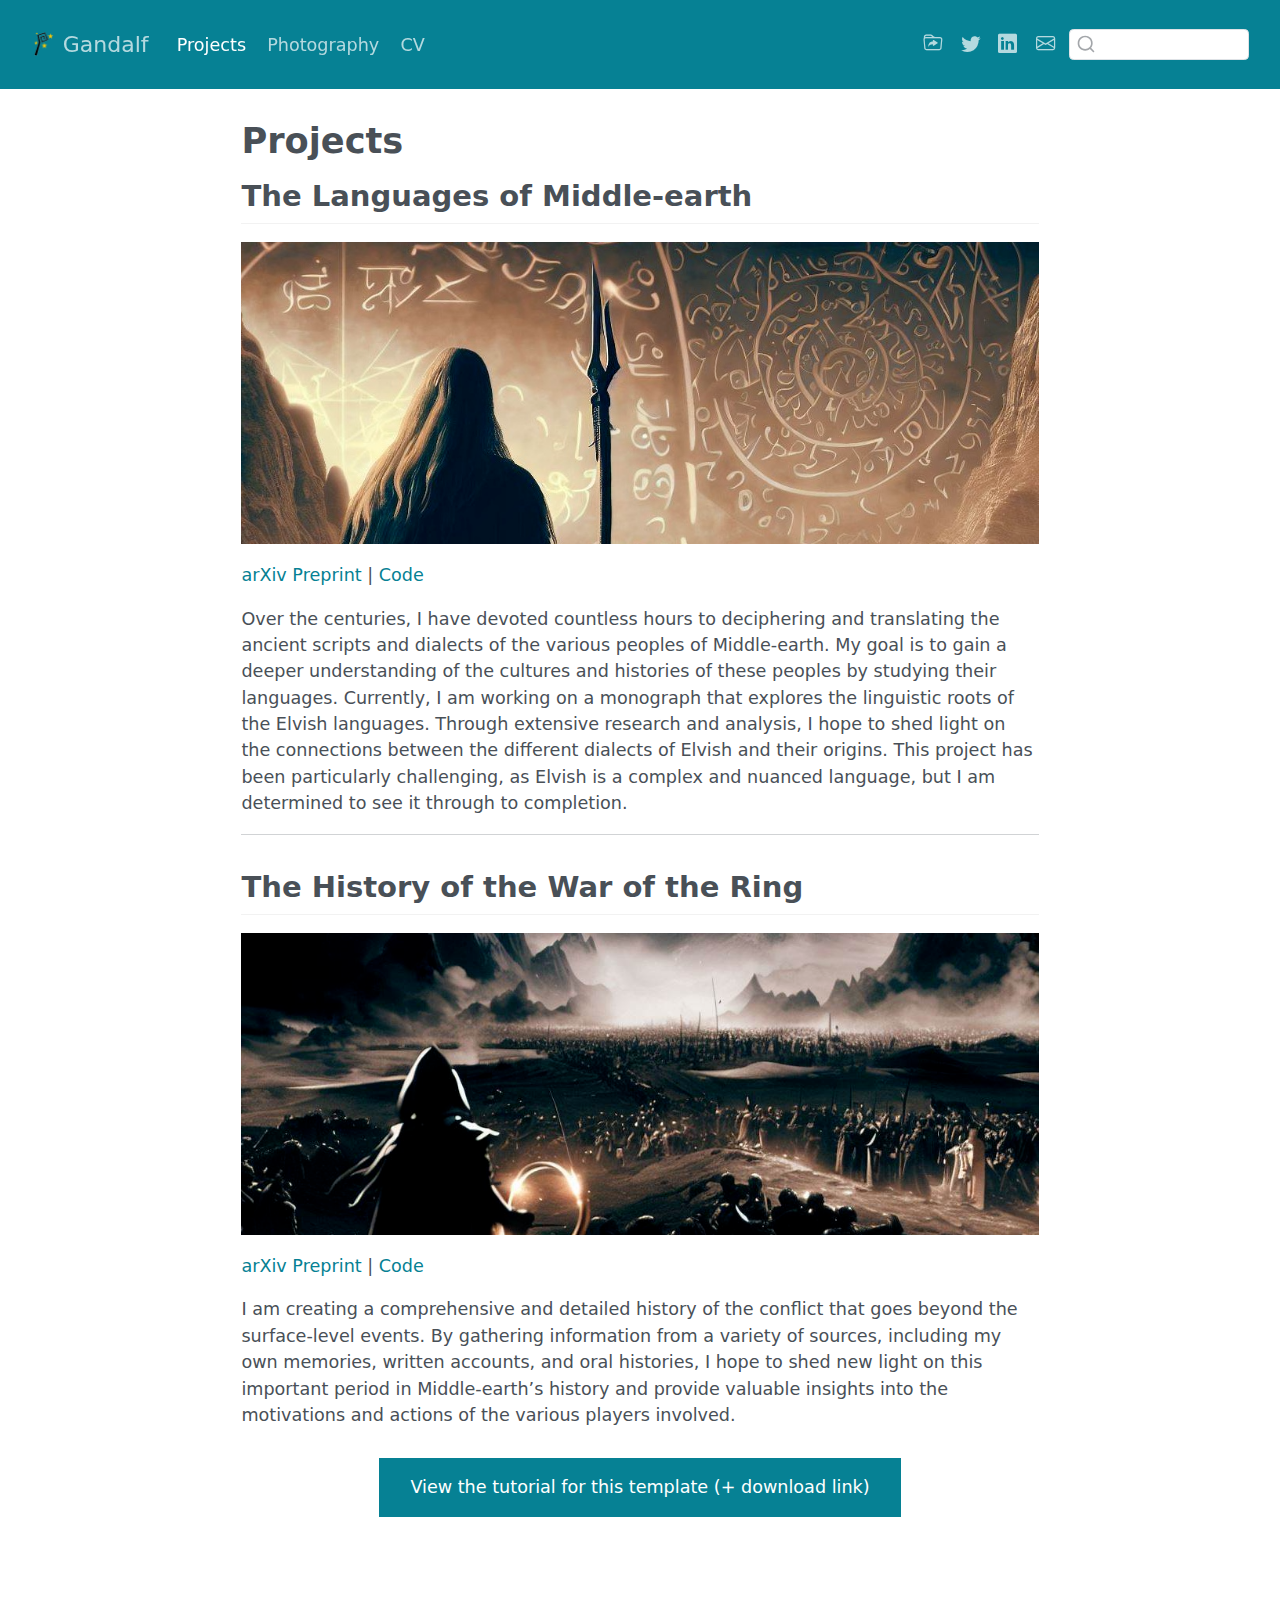
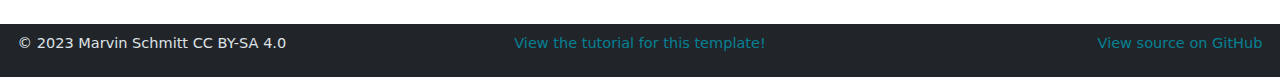
<file: projects/index.html>
<!DOCTYPE html>
<html xmlns="http://www.w3.org/1999/xhtml" lang="en" xml:lang="en"><head>

<meta charset="utf-8">
<meta name="generator" content="quarto-1.8.26">

<meta name="viewport" content="width=device-width, initial-scale=1.0, user-scalable=yes">


<title>Projects – Gandalf</title>
<style>
code{white-space: pre-wrap;}
span.smallcaps{font-variant: small-caps;}
div.columns{display: flex; gap: min(4vw, 1.5em);}
div.column{flex: auto; overflow-x: auto;}
div.hanging-indent{margin-left: 1.5em; text-indent: -1.5em;}
ul.task-list{list-style: none;}
ul.task-list li input[type="checkbox"] {
  width: 0.8em;
  margin: 0 0.8em 0.2em -1em; /* quarto-specific, see https://github.com/quarto-dev/quarto-cli/issues/4556 */ 
  vertical-align: middle;
}
</style>


<script src="../site_libs/quarto-nav/quarto-nav.js"></script>
<script src="../site_libs/clipboard/clipboard.min.js"></script>
<script src="../site_libs/quarto-search/autocomplete.umd.js"></script>
<script src="../site_libs/quarto-search/fuse.min.js"></script>
<script src="../site_libs/quarto-search/quarto-search.js"></script>
<meta name="quarto:offset" content="../">
<link href="../img/favicon.png" rel="icon" type="image/png">
<script src="../site_libs/quarto-html/quarto.js" type="module"></script>
<script src="../site_libs/quarto-html/tabsets/tabsets.js" type="module"></script>
<script src="../site_libs/quarto-html/axe/axe-check.js" type="module"></script>
<script src="../site_libs/quarto-html/popper.min.js"></script>
<script src="../site_libs/quarto-html/tippy.umd.min.js"></script>
<script src="../site_libs/quarto-html/anchor.min.js"></script>
<link href="../site_libs/quarto-html/tippy.css" rel="stylesheet">
<link href="../site_libs/quarto-html/quarto-syntax-highlighting-587c61ba64f3a5504c4d52d930310e48.css" rel="stylesheet" id="quarto-text-highlighting-styles">
<script src="../site_libs/bootstrap/bootstrap.min.js"></script>
<link href="../site_libs/bootstrap/bootstrap-icons.css" rel="stylesheet">
<link href="../site_libs/bootstrap/bootstrap-4ec4d6cd9098cdb80ef8710494fec32c.min.css" rel="stylesheet" append-hash="true" id="quarto-bootstrap" data-mode="light">
<script id="quarto-search-options" type="application/json">{
  "location": "navbar",
  "copy-button": false,
  "collapse-after": 3,
  "panel-placement": "end",
  "type": "textbox",
  "limit": 50,
  "keyboard-shortcut": [
    "f",
    "/",
    "s"
  ],
  "language": {
    "search-no-results-text": "No results",
    "search-matching-documents-text": "matching documents",
    "search-copy-link-title": "Copy link to search",
    "search-hide-matches-text": "Hide additional matches",
    "search-more-match-text": "more match in this document",
    "search-more-matches-text": "more matches in this document",
    "search-clear-button-title": "Clear",
    "search-text-placeholder": "",
    "search-detached-cancel-button-title": "Cancel",
    "search-submit-button-title": "Submit",
    "search-label": "Search"
  }
}</script>


</head>

<body class="nav-fixed fullcontent quarto-light">

<div id="quarto-search-results"></div>
  <header id="quarto-header" class="headroom fixed-top">
    <nav class="navbar navbar-expand-lg " data-bs-theme="dark">
      <div class="navbar-container container-fluid">
      <div class="navbar-brand-container mx-auto">
    <a href="../index.html" class="navbar-brand navbar-brand-logo">
    <img src="../img/logo.png" alt="" class="navbar-logo light-content">
    <img src="../img/logo.png" alt="" class="navbar-logo dark-content">
    </a>
    <a class="navbar-brand" href="../index.html">
    <span class="navbar-title">Gandalf</span>
    </a>
  </div>
            <div id="quarto-search" class="" title="Search"></div>
          <button class="navbar-toggler" type="button" data-bs-toggle="collapse" data-bs-target="#navbarCollapse" aria-controls="navbarCollapse" role="menu" aria-expanded="false" aria-label="Toggle navigation" onclick="if (window.quartoToggleHeadroom) { window.quartoToggleHeadroom(); }">
  <span class="navbar-toggler-icon"></span>
</button>
          <div class="collapse navbar-collapse" id="navbarCollapse">
            <ul class="navbar-nav navbar-nav-scroll me-auto">
  <li class="nav-item">
    <a class="nav-link active" href="../projects/index.html" aria-current="page"> 
<span class="menu-text">Projects</span></a>
  </li>  
  <li class="nav-item">
    <a class="nav-link" href="../photography/index.html"> 
<span class="menu-text">Photography</span></a>
  </li>  
  <li class="nav-item">
    <a class="nav-link" href="../cv/index.html"> 
<span class="menu-text">CV</span></a>
  </li>  
</ul>
            <ul class="navbar-nav navbar-nav-scroll ms-auto">
  <li class="nav-item compact">
    <a class="nav-link" href="https://www.marvinschmitt.com/blog/website-tutorial-quarto/"> <i class="bi bi-folder-symlink" role="img">
</i> 
<span class="menu-text"></span></a>
  </li>  
  <li class="nav-item compact">
    <a class="nav-link" href="https://twitter.com/MarvinSchmittML"> <i class="bi bi-twitter" role="img">
</i> 
<span class="menu-text"></span></a>
  </li>  
  <li class="nav-item compact">
    <a class="nav-link" href="https://www.linkedin.com/in/marvin-schmitt-a85b321a2/"> <i class="bi bi-linkedin" role="img">
</i> 
<span class="menu-text"></span></a>
  </li>  
  <li class="nav-item compact">
    <a class="nav-link" href="mailto:mail.marvinschmitt@gmail.com"> <i class="bi bi-envelope" role="img" aria-label="email">
</i> 
<span class="menu-text"></span></a>
  </li>  
</ul>
          </div> <!-- /navcollapse -->
            <div class="quarto-navbar-tools">
</div>
      </div> <!-- /container-fluid -->
    </nav>
</header>
<!-- content -->
<div id="quarto-content" class="quarto-container page-columns page-rows-contents page-layout-article page-navbar">
<!-- sidebar -->
<!-- margin-sidebar -->
    
<!-- main -->
<main class="content" id="quarto-document-content">

<header id="title-block-header" class="quarto-title-block default">
<div class="quarto-title">
<h1 class="title">Projects</h1>
</div>



<div class="quarto-title-meta">

    
  
    
  </div>
  


</header>


<section id="the-languages-of-middle-earth" class="level2">
<h2 class="anchored" data-anchor-id="the-languages-of-middle-earth">The Languages of Middle-earth</h2>
<p><img src="project_1_banner.png" style="height: 100%; width: 100%; object-fit: contain" onclick="window.open('https://arxiv.org/abs/2210.07278', 'blank');"></p>
<p><a href="https://arxiv.org/abs/2210.07278" target="_blank">arXiv Preprint</a> | <a href="https://github.com/marvinschmitt/MetaUncertaintyPaper" target="_blank">Code</a><br></p>
<p>Over the centuries, I have devoted countless hours to deciphering and translating the ancient scripts and dialects of the various peoples of Middle-earth. My goal is to gain a deeper understanding of the cultures and histories of these peoples by studying their languages. Currently, I am working on a monograph that explores the linguistic roots of the Elvish languages. Through extensive research and analysis, I hope to shed light on the connections between the different dialects of Elvish and their origins. This project has been particularly challenging, as Elvish is a complex and nuanced language, but I am determined to see it through to completion.</p>
<hr>
</section>
<section id="the-history-of-the-war-of-the-ring" class="level2">
<h2 class="anchored" data-anchor-id="the-history-of-the-war-of-the-ring">The History of the War of the Ring</h2>
<p><img src="project_2_banner.png" style="height: 100%; width: 100%; object-fit: contain" onclick="window.open('https://arxiv.org/abs/2112.08866', 'blank');"></p>
<p><a href="https://arxiv.org/abs/2112.08866" target="_blank">arXiv Preprint</a> | <a href="https://github.com/marvinschmitt/ModelMisspecificationBF" target="_blank">Code</a><br></p>
<p>I am creating a comprehensive and detailed history of the conflict that goes beyond the surface-level events. By gathering information from a variety of sources, including my own memories, written accounts, and oral histories, I hope to shed new light on this important period in Middle-earth’s history and provide valuable insights into the motivations and actions of the various players involved.</p>
<div style="margin: 30px; text-align: center;">
<a class="btn btn-primary" href="https://www.marvinschmitt.com/blog/website-tutorial-quarto/" role="button" target="_blank" style="padding: 15px 30px;">View the tutorial for this template (+ download link)</a>
</div>


</section>

</main> <!-- /main -->
<script id="quarto-html-after-body" type="application/javascript">
  window.document.addEventListener("DOMContentLoaded", function (event) {
    const icon = "";
    const anchorJS = new window.AnchorJS();
    anchorJS.options = {
      placement: 'right',
      icon: icon
    };
    anchorJS.add('.anchored');
    const isCodeAnnotation = (el) => {
      for (const clz of el.classList) {
        if (clz.startsWith('code-annotation-')) {                     
          return true;
        }
      }
      return false;
    }
    const onCopySuccess = function(e) {
      // button target
      const button = e.trigger;
      // don't keep focus
      button.blur();
      // flash "checked"
      button.classList.add('code-copy-button-checked');
      var currentTitle = button.getAttribute("title");
      button.setAttribute("title", "Copied!");
      let tooltip;
      if (window.bootstrap) {
        button.setAttribute("data-bs-toggle", "tooltip");
        button.setAttribute("data-bs-placement", "left");
        button.setAttribute("data-bs-title", "Copied!");
        tooltip = new bootstrap.Tooltip(button, 
          { trigger: "manual", 
            customClass: "code-copy-button-tooltip",
            offset: [0, -8]});
        tooltip.show();    
      }
      setTimeout(function() {
        if (tooltip) {
          tooltip.hide();
          button.removeAttribute("data-bs-title");
          button.removeAttribute("data-bs-toggle");
          button.removeAttribute("data-bs-placement");
        }
        button.setAttribute("title", currentTitle);
        button.classList.remove('code-copy-button-checked');
      }, 1000);
      // clear code selection
      e.clearSelection();
    }
    const getTextToCopy = function(trigger) {
      const outerScaffold = trigger.parentElement.cloneNode(true);
      const codeEl = outerScaffold.querySelector('code');
      for (const childEl of codeEl.children) {
        if (isCodeAnnotation(childEl)) {
          childEl.remove();
        }
      }
      return codeEl.innerText;
    }
    const clipboard = new window.ClipboardJS('.code-copy-button:not([data-in-quarto-modal])', {
      text: getTextToCopy
    });
    clipboard.on('success', onCopySuccess);
    if (window.document.getElementById('quarto-embedded-source-code-modal')) {
      const clipboardModal = new window.ClipboardJS('.code-copy-button[data-in-quarto-modal]', {
        text: getTextToCopy,
        container: window.document.getElementById('quarto-embedded-source-code-modal')
      });
      clipboardModal.on('success', onCopySuccess);
    }
      var localhostRegex = new RegExp(/^(?:http|https):\/\/localhost\:?[0-9]*\//);
      var mailtoRegex = new RegExp(/^mailto:/);
        var filterRegex = new RegExp('/' + window.location.host + '/');
      var isInternal = (href) => {
          return filterRegex.test(href) || localhostRegex.test(href) || mailtoRegex.test(href);
      }
      // Inspect non-navigation links and adorn them if external
     var links = window.document.querySelectorAll('a[href]:not(.nav-link):not(.navbar-brand):not(.toc-action):not(.sidebar-link):not(.sidebar-item-toggle):not(.pagination-link):not(.no-external):not([aria-hidden]):not(.dropdown-item):not(.quarto-navigation-tool):not(.about-link)');
      for (var i=0; i<links.length; i++) {
        const link = links[i];
        if (!isInternal(link.href)) {
          // undo the damage that might have been done by quarto-nav.js in the case of
          // links that we want to consider external
          if (link.dataset.originalHref !== undefined) {
            link.href = link.dataset.originalHref;
          }
        }
      }
    function tippyHover(el, contentFn, onTriggerFn, onUntriggerFn) {
      const config = {
        allowHTML: true,
        maxWidth: 500,
        delay: 100,
        arrow: false,
        appendTo: function(el) {
            return el.parentElement;
        },
        interactive: true,
        interactiveBorder: 10,
        theme: 'quarto',
        placement: 'bottom-start',
      };
      if (contentFn) {
        config.content = contentFn;
      }
      if (onTriggerFn) {
        config.onTrigger = onTriggerFn;
      }
      if (onUntriggerFn) {
        config.onUntrigger = onUntriggerFn;
      }
      window.tippy(el, config); 
    }
    const noterefs = window.document.querySelectorAll('a[role="doc-noteref"]');
    for (var i=0; i<noterefs.length; i++) {
      const ref = noterefs[i];
      tippyHover(ref, function() {
        // use id or data attribute instead here
        let href = ref.getAttribute('data-footnote-href') || ref.getAttribute('href');
        try { href = new URL(href).hash; } catch {}
        const id = href.replace(/^#\/?/, "");
        const note = window.document.getElementById(id);
        if (note) {
          return note.innerHTML;
        } else {
          return "";
        }
      });
    }
    const xrefs = window.document.querySelectorAll('a.quarto-xref');
    const processXRef = (id, note) => {
      // Strip column container classes
      const stripColumnClz = (el) => {
        el.classList.remove("page-full", "page-columns");
        if (el.children) {
          for (const child of el.children) {
            stripColumnClz(child);
          }
        }
      }
      stripColumnClz(note)
      if (id === null || id.startsWith('sec-')) {
        // Special case sections, only their first couple elements
        const container = document.createElement("div");
        if (note.children && note.children.length > 2) {
          container.appendChild(note.children[0].cloneNode(true));
          for (let i = 1; i < note.children.length; i++) {
            const child = note.children[i];
            if (child.tagName === "P" && child.innerText === "") {
              continue;
            } else {
              container.appendChild(child.cloneNode(true));
              break;
            }
          }
          if (window.Quarto?.typesetMath) {
            window.Quarto.typesetMath(container);
          }
          return container.innerHTML
        } else {
          if (window.Quarto?.typesetMath) {
            window.Quarto.typesetMath(note);
          }
          return note.innerHTML;
        }
      } else {
        // Remove any anchor links if they are present
        const anchorLink = note.querySelector('a.anchorjs-link');
        if (anchorLink) {
          anchorLink.remove();
        }
        if (window.Quarto?.typesetMath) {
          window.Quarto.typesetMath(note);
        }
        if (note.classList.contains("callout")) {
          return note.outerHTML;
        } else {
          return note.innerHTML;
        }
      }
    }
    for (var i=0; i<xrefs.length; i++) {
      const xref = xrefs[i];
      tippyHover(xref, undefined, function(instance) {
        instance.disable();
        let url = xref.getAttribute('href');
        let hash = undefined; 
        if (url.startsWith('#')) {
          hash = url;
        } else {
          try { hash = new URL(url).hash; } catch {}
        }
        if (hash) {
          const id = hash.replace(/^#\/?/, "");
          const note = window.document.getElementById(id);
          if (note !== null) {
            try {
              const html = processXRef(id, note.cloneNode(true));
              instance.setContent(html);
            } finally {
              instance.enable();
              instance.show();
            }
          } else {
            // See if we can fetch this
            fetch(url.split('#')[0])
            .then(res => res.text())
            .then(html => {
              const parser = new DOMParser();
              const htmlDoc = parser.parseFromString(html, "text/html");
              const note = htmlDoc.getElementById(id);
              if (note !== null) {
                const html = processXRef(id, note);
                instance.setContent(html);
              } 
            }).finally(() => {
              instance.enable();
              instance.show();
            });
          }
        } else {
          // See if we can fetch a full url (with no hash to target)
          // This is a special case and we should probably do some content thinning / targeting
          fetch(url)
          .then(res => res.text())
          .then(html => {
            const parser = new DOMParser();
            const htmlDoc = parser.parseFromString(html, "text/html");
            const note = htmlDoc.querySelector('main.content');
            if (note !== null) {
              // This should only happen for chapter cross references
              // (since there is no id in the URL)
              // remove the first header
              if (note.children.length > 0 && note.children[0].tagName === "HEADER") {
                note.children[0].remove();
              }
              const html = processXRef(null, note);
              instance.setContent(html);
            } 
          }).finally(() => {
            instance.enable();
            instance.show();
          });
        }
      }, function(instance) {
      });
    }
        let selectedAnnoteEl;
        const selectorForAnnotation = ( cell, annotation) => {
          let cellAttr = 'data-code-cell="' + cell + '"';
          let lineAttr = 'data-code-annotation="' +  annotation + '"';
          const selector = 'span[' + cellAttr + '][' + lineAttr + ']';
          return selector;
        }
        const selectCodeLines = (annoteEl) => {
          const doc = window.document;
          const targetCell = annoteEl.getAttribute("data-target-cell");
          const targetAnnotation = annoteEl.getAttribute("data-target-annotation");
          const annoteSpan = window.document.querySelector(selectorForAnnotation(targetCell, targetAnnotation));
          const lines = annoteSpan.getAttribute("data-code-lines").split(",");
          const lineIds = lines.map((line) => {
            return targetCell + "-" + line;
          })
          let top = null;
          let height = null;
          let parent = null;
          if (lineIds.length > 0) {
              //compute the position of the single el (top and bottom and make a div)
              const el = window.document.getElementById(lineIds[0]);
              top = el.offsetTop;
              height = el.offsetHeight;
              parent = el.parentElement.parentElement;
            if (lineIds.length > 1) {
              const lastEl = window.document.getElementById(lineIds[lineIds.length - 1]);
              const bottom = lastEl.offsetTop + lastEl.offsetHeight;
              height = bottom - top;
            }
            if (top !== null && height !== null && parent !== null) {
              // cook up a div (if necessary) and position it 
              let div = window.document.getElementById("code-annotation-line-highlight");
              if (div === null) {
                div = window.document.createElement("div");
                div.setAttribute("id", "code-annotation-line-highlight");
                div.style.position = 'absolute';
                parent.appendChild(div);
              }
              div.style.top = top - 2 + "px";
              div.style.height = height + 4 + "px";
              div.style.left = 0;
              let gutterDiv = window.document.getElementById("code-annotation-line-highlight-gutter");
              if (gutterDiv === null) {
                gutterDiv = window.document.createElement("div");
                gutterDiv.setAttribute("id", "code-annotation-line-highlight-gutter");
                gutterDiv.style.position = 'absolute';
                const codeCell = window.document.getElementById(targetCell);
                const gutter = codeCell.querySelector('.code-annotation-gutter');
                gutter.appendChild(gutterDiv);
              }
              gutterDiv.style.top = top - 2 + "px";
              gutterDiv.style.height = height + 4 + "px";
            }
            selectedAnnoteEl = annoteEl;
          }
        };
        const unselectCodeLines = () => {
          const elementsIds = ["code-annotation-line-highlight", "code-annotation-line-highlight-gutter"];
          elementsIds.forEach((elId) => {
            const div = window.document.getElementById(elId);
            if (div) {
              div.remove();
            }
          });
          selectedAnnoteEl = undefined;
        };
          // Handle positioning of the toggle
      window.addEventListener(
        "resize",
        throttle(() => {
          elRect = undefined;
          if (selectedAnnoteEl) {
            selectCodeLines(selectedAnnoteEl);
          }
        }, 10)
      );
      function throttle(fn, ms) {
      let throttle = false;
      let timer;
        return (...args) => {
          if(!throttle) { // first call gets through
              fn.apply(this, args);
              throttle = true;
          } else { // all the others get throttled
              if(timer) clearTimeout(timer); // cancel #2
              timer = setTimeout(() => {
                fn.apply(this, args);
                timer = throttle = false;
              }, ms);
          }
        };
      }
        // Attach click handler to the DT
        const annoteDls = window.document.querySelectorAll('dt[data-target-cell]');
        for (const annoteDlNode of annoteDls) {
          annoteDlNode.addEventListener('click', (event) => {
            const clickedEl = event.target;
            if (clickedEl !== selectedAnnoteEl) {
              unselectCodeLines();
              const activeEl = window.document.querySelector('dt[data-target-cell].code-annotation-active');
              if (activeEl) {
                activeEl.classList.remove('code-annotation-active');
              }
              selectCodeLines(clickedEl);
              clickedEl.classList.add('code-annotation-active');
            } else {
              // Unselect the line
              unselectCodeLines();
              clickedEl.classList.remove('code-annotation-active');
            }
          });
        }
    const findCites = (el) => {
      const parentEl = el.parentElement;
      if (parentEl) {
        const cites = parentEl.dataset.cites;
        if (cites) {
          return {
            el,
            cites: cites.split(' ')
          };
        } else {
          return findCites(el.parentElement)
        }
      } else {
        return undefined;
      }
    };
    var bibliorefs = window.document.querySelectorAll('a[role="doc-biblioref"]');
    for (var i=0; i<bibliorefs.length; i++) {
      const ref = bibliorefs[i];
      const citeInfo = findCites(ref);
      if (citeInfo) {
        tippyHover(citeInfo.el, function() {
          var popup = window.document.createElement('div');
          citeInfo.cites.forEach(function(cite) {
            var citeDiv = window.document.createElement('div');
            citeDiv.classList.add('hanging-indent');
            citeDiv.classList.add('csl-entry');
            var biblioDiv = window.document.getElementById('ref-' + cite);
            if (biblioDiv) {
              citeDiv.innerHTML = biblioDiv.innerHTML;
            }
            popup.appendChild(citeDiv);
          });
          return popup.innerHTML;
        });
      }
    }
  });
  </script>
</div> <!-- /content -->
<footer class="footer">
  <div class="nav-footer">
    <div class="nav-footer-left">
<p><span class="faux-block">© 2023 Marvin Schmitt CC BY-SA 4.0</span></p>
</div>   
    <div class="nav-footer-center">
<p><span class="faux-block"><a href="https://www.marvinschmitt.com/blog/website-tutorial-quarto/">View the tutorial for this template!</a></span></p>
</div>
    <div class="nav-footer-right">
<p><span class="faux-block"><a href="https://github.com/marvinschmitt/quarto-website-template/">View source on GitHub</a></span></p>
</div>
  </div>
</footer>




</body></html>
</file>
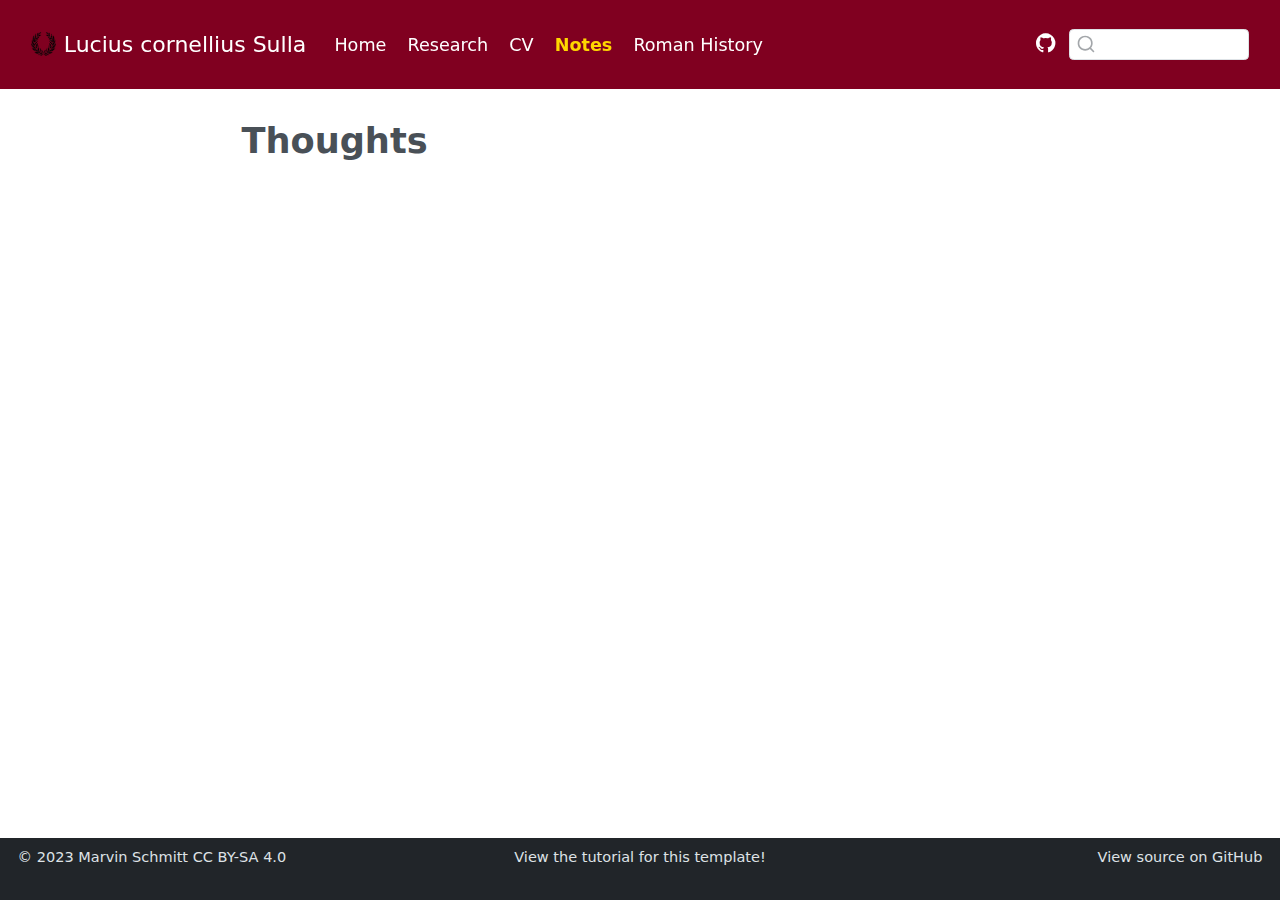
<file: Notes.html>
<!DOCTYPE html>
<html xmlns="http://www.w3.org/1999/xhtml" lang="en" xml:lang="en"><head>

<meta charset="utf-8">
<meta name="generator" content="quarto-1.8.26">

<meta name="viewport" content="width=device-width, initial-scale=1.0, user-scalable=yes">


<title>Thoughts – Lucius cornellius Sulla</title>
<style>
code{white-space: pre-wrap;}
span.smallcaps{font-variant: small-caps;}
div.columns{display: flex; gap: min(4vw, 1.5em);}
div.column{flex: auto; overflow-x: auto;}
div.hanging-indent{margin-left: 1.5em; text-indent: -1.5em;}
ul.task-list{list-style: none;}
ul.task-list li input[type="checkbox"] {
  width: 0.8em;
  margin: 0 0.8em 0.2em -1em; /* quarto-specific, see https://github.com/quarto-dev/quarto-cli/issues/4556 */ 
  vertical-align: middle;
}
</style>


<script src="site_libs/quarto-nav/quarto-nav.js"></script>
<script src="site_libs/quarto-nav/headroom.min.js"></script>
<script src="site_libs/clipboard/clipboard.min.js"></script>
<script src="site_libs/quarto-search/autocomplete.umd.js"></script>
<script src="site_libs/quarto-search/fuse.min.js"></script>
<script src="site_libs/quarto-search/quarto-search.js"></script>
<meta name="quarto:offset" content="./">
<link href="./img/laural.png" rel="icon" type="image/png">
<script src="site_libs/quarto-html/quarto.js" type="module"></script>
<script src="site_libs/quarto-html/tabsets/tabsets.js" type="module"></script>
<script src="site_libs/quarto-html/axe/axe-check.js" type="module"></script>
<script src="site_libs/quarto-html/popper.min.js"></script>
<script src="site_libs/quarto-html/tippy.umd.min.js"></script>
<script src="site_libs/quarto-html/anchor.min.js"></script>
<link href="site_libs/quarto-html/tippy.css" rel="stylesheet">
<link href="site_libs/quarto-html/quarto-syntax-highlighting-587c61ba64f3a5504c4d52d930310e48.css" rel="stylesheet" id="quarto-text-highlighting-styles">
<script src="site_libs/bootstrap/bootstrap.min.js"></script>
<link href="site_libs/bootstrap/bootstrap-icons.css" rel="stylesheet">
<link href="site_libs/bootstrap/bootstrap-ef29f2a6e560c361099aff322fd88b04.min.css" rel="stylesheet" append-hash="true" id="quarto-bootstrap" data-mode="light">
<script id="quarto-search-options" type="application/json">{
  "location": "navbar",
  "copy-button": false,
  "collapse-after": 3,
  "panel-placement": "end",
  "type": "textbox",
  "limit": 50,
  "keyboard-shortcut": [
    "f",
    "/",
    "s"
  ],
  "language": {
    "search-no-results-text": "No results",
    "search-matching-documents-text": "matching documents",
    "search-copy-link-title": "Copy link to search",
    "search-hide-matches-text": "Hide additional matches",
    "search-more-match-text": "more match in this document",
    "search-more-matches-text": "more matches in this document",
    "search-clear-button-title": "Clear",
    "search-text-placeholder": "",
    "search-detached-cancel-button-title": "Cancel",
    "search-submit-button-title": "Submit",
    "search-label": "Search"
  }
}</script>


</head>

<body class="nav-fixed fullcontent quarto-light">

<div id="quarto-search-results"></div>
  <header id="quarto-header" class="headroom fixed-top">
    <nav class="navbar navbar-expand-lg " data-bs-theme="dark">
      <div class="navbar-container container-fluid">
      <div class="navbar-brand-container mx-auto">
    <a href="./index.html" class="navbar-brand navbar-brand-logo">
    <img src="./img\laural.png" alt="" class="navbar-logo light-content">
    <img src="./img\laural.png" alt="" class="navbar-logo dark-content">
    </a>
    <a class="navbar-brand" href="./index.html">
    <span class="navbar-title">Lucius cornellius Sulla</span>
    </a>
  </div>
            <div id="quarto-search" class="" title="Search"></div>
          <button class="navbar-toggler" type="button" data-bs-toggle="collapse" data-bs-target="#navbarCollapse" aria-controls="navbarCollapse" role="menu" aria-expanded="false" aria-label="Toggle navigation" onclick="if (window.quartoToggleHeadroom) { window.quartoToggleHeadroom(); }">
  <span class="navbar-toggler-icon"></span>
</button>
          <div class="collapse navbar-collapse" id="navbarCollapse">
            <ul class="navbar-nav navbar-nav-scroll me-auto">
  <li class="nav-item">
    <a class="nav-link" href="./index.html"> 
<span class="menu-text">Home</span></a>
  </li>  
  <li class="nav-item">
    <a class="nav-link" href="./research.html"> 
<span class="menu-text">Research</span></a>
  </li>  
  <li class="nav-item">
    <a class="nav-link" href="./cv.qmd"> 
<span class="menu-text">CV</span></a>
  </li>  
  <li class="nav-item">
    <a class="nav-link active" href="./Notes.html" aria-current="page"> 
<span class="menu-text">Notes</span></a>
  </li>  
  <li class="nav-item">
    <a class="nav-link" href="./roman.html"> 
<span class="menu-text">Roman History</span></a>
  </li>  
</ul>
            <ul class="navbar-nav navbar-nav-scroll ms-auto">
  <li class="nav-item compact">
    <a class="nav-link" href="https://github.com/leesehyeok"> <i class="bi bi-github" role="img">
</i> 
<span class="menu-text"></span></a>
  </li>  
</ul>
          </div> <!-- /navcollapse -->
            <div class="quarto-navbar-tools">
</div>
      </div> <!-- /container-fluid -->
    </nav>
</header>
<!-- content -->
<div id="quarto-content" class="quarto-container page-columns page-rows-contents page-layout-article page-navbar">
<!-- sidebar -->
<!-- margin-sidebar -->
    
<!-- main -->
<main class="content" id="quarto-document-content">

<header id="title-block-header" class="quarto-title-block default">
<div class="quarto-title">
<h1 class="title">Thoughts</h1>
</div>



<div class="quarto-title-meta">

    
  
    
  </div>
  


</header>





</main> <!-- /main -->
<script id="quarto-html-after-body" type="application/javascript">
  window.document.addEventListener("DOMContentLoaded", function (event) {
    const icon = "";
    const anchorJS = new window.AnchorJS();
    anchorJS.options = {
      placement: 'right',
      icon: icon
    };
    anchorJS.add('.anchored');
    const isCodeAnnotation = (el) => {
      for (const clz of el.classList) {
        if (clz.startsWith('code-annotation-')) {                     
          return true;
        }
      }
      return false;
    }
    const onCopySuccess = function(e) {
      // button target
      const button = e.trigger;
      // don't keep focus
      button.blur();
      // flash "checked"
      button.classList.add('code-copy-button-checked');
      var currentTitle = button.getAttribute("title");
      button.setAttribute("title", "Copied!");
      let tooltip;
      if (window.bootstrap) {
        button.setAttribute("data-bs-toggle", "tooltip");
        button.setAttribute("data-bs-placement", "left");
        button.setAttribute("data-bs-title", "Copied!");
        tooltip = new bootstrap.Tooltip(button, 
          { trigger: "manual", 
            customClass: "code-copy-button-tooltip",
            offset: [0, -8]});
        tooltip.show();    
      }
      setTimeout(function() {
        if (tooltip) {
          tooltip.hide();
          button.removeAttribute("data-bs-title");
          button.removeAttribute("data-bs-toggle");
          button.removeAttribute("data-bs-placement");
        }
        button.setAttribute("title", currentTitle);
        button.classList.remove('code-copy-button-checked');
      }, 1000);
      // clear code selection
      e.clearSelection();
    }
    const getTextToCopy = function(trigger) {
      const outerScaffold = trigger.parentElement.cloneNode(true);
      const codeEl = outerScaffold.querySelector('code');
      for (const childEl of codeEl.children) {
        if (isCodeAnnotation(childEl)) {
          childEl.remove();
        }
      }
      return codeEl.innerText;
    }
    const clipboard = new window.ClipboardJS('.code-copy-button:not([data-in-quarto-modal])', {
      text: getTextToCopy
    });
    clipboard.on('success', onCopySuccess);
    if (window.document.getElementById('quarto-embedded-source-code-modal')) {
      const clipboardModal = new window.ClipboardJS('.code-copy-button[data-in-quarto-modal]', {
        text: getTextToCopy,
        container: window.document.getElementById('quarto-embedded-source-code-modal')
      });
      clipboardModal.on('success', onCopySuccess);
    }
      var localhostRegex = new RegExp(/^(?:http|https):\/\/localhost\:?[0-9]*\//);
      var mailtoRegex = new RegExp(/^mailto:/);
        var filterRegex = new RegExp("https:\/\/leesehyeok\.github\.io\/");
      var isInternal = (href) => {
          return filterRegex.test(href) || localhostRegex.test(href) || mailtoRegex.test(href);
      }
      // Inspect non-navigation links and adorn them if external
     var links = window.document.querySelectorAll('a[href]:not(.nav-link):not(.navbar-brand):not(.toc-action):not(.sidebar-link):not(.sidebar-item-toggle):not(.pagination-link):not(.no-external):not([aria-hidden]):not(.dropdown-item):not(.quarto-navigation-tool):not(.about-link)');
      for (var i=0; i<links.length; i++) {
        const link = links[i];
        if (!isInternal(link.href)) {
          // undo the damage that might have been done by quarto-nav.js in the case of
          // links that we want to consider external
          if (link.dataset.originalHref !== undefined) {
            link.href = link.dataset.originalHref;
          }
        }
      }
    function tippyHover(el, contentFn, onTriggerFn, onUntriggerFn) {
      const config = {
        allowHTML: true,
        maxWidth: 500,
        delay: 100,
        arrow: false,
        appendTo: function(el) {
            return el.parentElement;
        },
        interactive: true,
        interactiveBorder: 10,
        theme: 'quarto',
        placement: 'bottom-start',
      };
      if (contentFn) {
        config.content = contentFn;
      }
      if (onTriggerFn) {
        config.onTrigger = onTriggerFn;
      }
      if (onUntriggerFn) {
        config.onUntrigger = onUntriggerFn;
      }
      window.tippy(el, config); 
    }
    const noterefs = window.document.querySelectorAll('a[role="doc-noteref"]');
    for (var i=0; i<noterefs.length; i++) {
      const ref = noterefs[i];
      tippyHover(ref, function() {
        // use id or data attribute instead here
        let href = ref.getAttribute('data-footnote-href') || ref.getAttribute('href');
        try { href = new URL(href).hash; } catch {}
        const id = href.replace(/^#\/?/, "");
        const note = window.document.getElementById(id);
        if (note) {
          return note.innerHTML;
        } else {
          return "";
        }
      });
    }
    const xrefs = window.document.querySelectorAll('a.quarto-xref');
    const processXRef = (id, note) => {
      // Strip column container classes
      const stripColumnClz = (el) => {
        el.classList.remove("page-full", "page-columns");
        if (el.children) {
          for (const child of el.children) {
            stripColumnClz(child);
          }
        }
      }
      stripColumnClz(note)
      if (id === null || id.startsWith('sec-')) {
        // Special case sections, only their first couple elements
        const container = document.createElement("div");
        if (note.children && note.children.length > 2) {
          container.appendChild(note.children[0].cloneNode(true));
          for (let i = 1; i < note.children.length; i++) {
            const child = note.children[i];
            if (child.tagName === "P" && child.innerText === "") {
              continue;
            } else {
              container.appendChild(child.cloneNode(true));
              break;
            }
          }
          if (window.Quarto?.typesetMath) {
            window.Quarto.typesetMath(container);
          }
          return container.innerHTML
        } else {
          if (window.Quarto?.typesetMath) {
            window.Quarto.typesetMath(note);
          }
          return note.innerHTML;
        }
      } else {
        // Remove any anchor links if they are present
        const anchorLink = note.querySelector('a.anchorjs-link');
        if (anchorLink) {
          anchorLink.remove();
        }
        if (window.Quarto?.typesetMath) {
          window.Quarto.typesetMath(note);
        }
        if (note.classList.contains("callout")) {
          return note.outerHTML;
        } else {
          return note.innerHTML;
        }
      }
    }
    for (var i=0; i<xrefs.length; i++) {
      const xref = xrefs[i];
      tippyHover(xref, undefined, function(instance) {
        instance.disable();
        let url = xref.getAttribute('href');
        let hash = undefined; 
        if (url.startsWith('#')) {
          hash = url;
        } else {
          try { hash = new URL(url).hash; } catch {}
        }
        if (hash) {
          const id = hash.replace(/^#\/?/, "");
          const note = window.document.getElementById(id);
          if (note !== null) {
            try {
              const html = processXRef(id, note.cloneNode(true));
              instance.setContent(html);
            } finally {
              instance.enable();
              instance.show();
            }
          } else {
            // See if we can fetch this
            fetch(url.split('#')[0])
            .then(res => res.text())
            .then(html => {
              const parser = new DOMParser();
              const htmlDoc = parser.parseFromString(html, "text/html");
              const note = htmlDoc.getElementById(id);
              if (note !== null) {
                const html = processXRef(id, note);
                instance.setContent(html);
              } 
            }).finally(() => {
              instance.enable();
              instance.show();
            });
          }
        } else {
          // See if we can fetch a full url (with no hash to target)
          // This is a special case and we should probably do some content thinning / targeting
          fetch(url)
          .then(res => res.text())
          .then(html => {
            const parser = new DOMParser();
            const htmlDoc = parser.parseFromString(html, "text/html");
            const note = htmlDoc.querySelector('main.content');
            if (note !== null) {
              // This should only happen for chapter cross references
              // (since there is no id in the URL)
              // remove the first header
              if (note.children.length > 0 && note.children[0].tagName === "HEADER") {
                note.children[0].remove();
              }
              const html = processXRef(null, note);
              instance.setContent(html);
            } 
          }).finally(() => {
            instance.enable();
            instance.show();
          });
        }
      }, function(instance) {
      });
    }
        let selectedAnnoteEl;
        const selectorForAnnotation = ( cell, annotation) => {
          let cellAttr = 'data-code-cell="' + cell + '"';
          let lineAttr = 'data-code-annotation="' +  annotation + '"';
          const selector = 'span[' + cellAttr + '][' + lineAttr + ']';
          return selector;
        }
        const selectCodeLines = (annoteEl) => {
          const doc = window.document;
          const targetCell = annoteEl.getAttribute("data-target-cell");
          const targetAnnotation = annoteEl.getAttribute("data-target-annotation");
          const annoteSpan = window.document.querySelector(selectorForAnnotation(targetCell, targetAnnotation));
          const lines = annoteSpan.getAttribute("data-code-lines").split(",");
          const lineIds = lines.map((line) => {
            return targetCell + "-" + line;
          })
          let top = null;
          let height = null;
          let parent = null;
          if (lineIds.length > 0) {
              //compute the position of the single el (top and bottom and make a div)
              const el = window.document.getElementById(lineIds[0]);
              top = el.offsetTop;
              height = el.offsetHeight;
              parent = el.parentElement.parentElement;
            if (lineIds.length > 1) {
              const lastEl = window.document.getElementById(lineIds[lineIds.length - 1]);
              const bottom = lastEl.offsetTop + lastEl.offsetHeight;
              height = bottom - top;
            }
            if (top !== null && height !== null && parent !== null) {
              // cook up a div (if necessary) and position it 
              let div = window.document.getElementById("code-annotation-line-highlight");
              if (div === null) {
                div = window.document.createElement("div");
                div.setAttribute("id", "code-annotation-line-highlight");
                div.style.position = 'absolute';
                parent.appendChild(div);
              }
              div.style.top = top - 2 + "px";
              div.style.height = height + 4 + "px";
              div.style.left = 0;
              let gutterDiv = window.document.getElementById("code-annotation-line-highlight-gutter");
              if (gutterDiv === null) {
                gutterDiv = window.document.createElement("div");
                gutterDiv.setAttribute("id", "code-annotation-line-highlight-gutter");
                gutterDiv.style.position = 'absolute';
                const codeCell = window.document.getElementById(targetCell);
                const gutter = codeCell.querySelector('.code-annotation-gutter');
                gutter.appendChild(gutterDiv);
              }
              gutterDiv.style.top = top - 2 + "px";
              gutterDiv.style.height = height + 4 + "px";
            }
            selectedAnnoteEl = annoteEl;
          }
        };
        const unselectCodeLines = () => {
          const elementsIds = ["code-annotation-line-highlight", "code-annotation-line-highlight-gutter"];
          elementsIds.forEach((elId) => {
            const div = window.document.getElementById(elId);
            if (div) {
              div.remove();
            }
          });
          selectedAnnoteEl = undefined;
        };
          // Handle positioning of the toggle
      window.addEventListener(
        "resize",
        throttle(() => {
          elRect = undefined;
          if (selectedAnnoteEl) {
            selectCodeLines(selectedAnnoteEl);
          }
        }, 10)
      );
      function throttle(fn, ms) {
      let throttle = false;
      let timer;
        return (...args) => {
          if(!throttle) { // first call gets through
              fn.apply(this, args);
              throttle = true;
          } else { // all the others get throttled
              if(timer) clearTimeout(timer); // cancel #2
              timer = setTimeout(() => {
                fn.apply(this, args);
                timer = throttle = false;
              }, ms);
          }
        };
      }
        // Attach click handler to the DT
        const annoteDls = window.document.querySelectorAll('dt[data-target-cell]');
        for (const annoteDlNode of annoteDls) {
          annoteDlNode.addEventListener('click', (event) => {
            const clickedEl = event.target;
            if (clickedEl !== selectedAnnoteEl) {
              unselectCodeLines();
              const activeEl = window.document.querySelector('dt[data-target-cell].code-annotation-active');
              if (activeEl) {
                activeEl.classList.remove('code-annotation-active');
              }
              selectCodeLines(clickedEl);
              clickedEl.classList.add('code-annotation-active');
            } else {
              // Unselect the line
              unselectCodeLines();
              clickedEl.classList.remove('code-annotation-active');
            }
          });
        }
    const findCites = (el) => {
      const parentEl = el.parentElement;
      if (parentEl) {
        const cites = parentEl.dataset.cites;
        if (cites) {
          return {
            el,
            cites: cites.split(' ')
          };
        } else {
          return findCites(el.parentElement)
        }
      } else {
        return undefined;
      }
    };
    var bibliorefs = window.document.querySelectorAll('a[role="doc-biblioref"]');
    for (var i=0; i<bibliorefs.length; i++) {
      const ref = bibliorefs[i];
      const citeInfo = findCites(ref);
      if (citeInfo) {
        tippyHover(citeInfo.el, function() {
          var popup = window.document.createElement('div');
          citeInfo.cites.forEach(function(cite) {
            var citeDiv = window.document.createElement('div');
            citeDiv.classList.add('hanging-indent');
            citeDiv.classList.add('csl-entry');
            var biblioDiv = window.document.getElementById('ref-' + cite);
            if (biblioDiv) {
              citeDiv.innerHTML = biblioDiv.innerHTML;
            }
            popup.appendChild(citeDiv);
          });
          return popup.innerHTML;
        });
      }
    }
  });
  </script>
</div> <!-- /content -->
<footer class="footer">
  <div class="nav-footer">
    <div class="nav-footer-left">
<p><span class="faux-block">© 2023 Marvin Schmitt CC BY-SA 4.0</span></p>
</div>   
    <div class="nav-footer-center">
<p><span class="faux-block"><a href="https://www.marvinschmitt.com/blog/website-tutorial-quarto/">View the tutorial for this template!</a></span></p>
</div>
    <div class="nav-footer-right">
<p><span class="faux-block"><a href="https://github.com/marvinschmitt/quarto-website-template/">View source on GitHub</a></span></p>
</div>
  </div>
</footer>




</body></html>
</file>
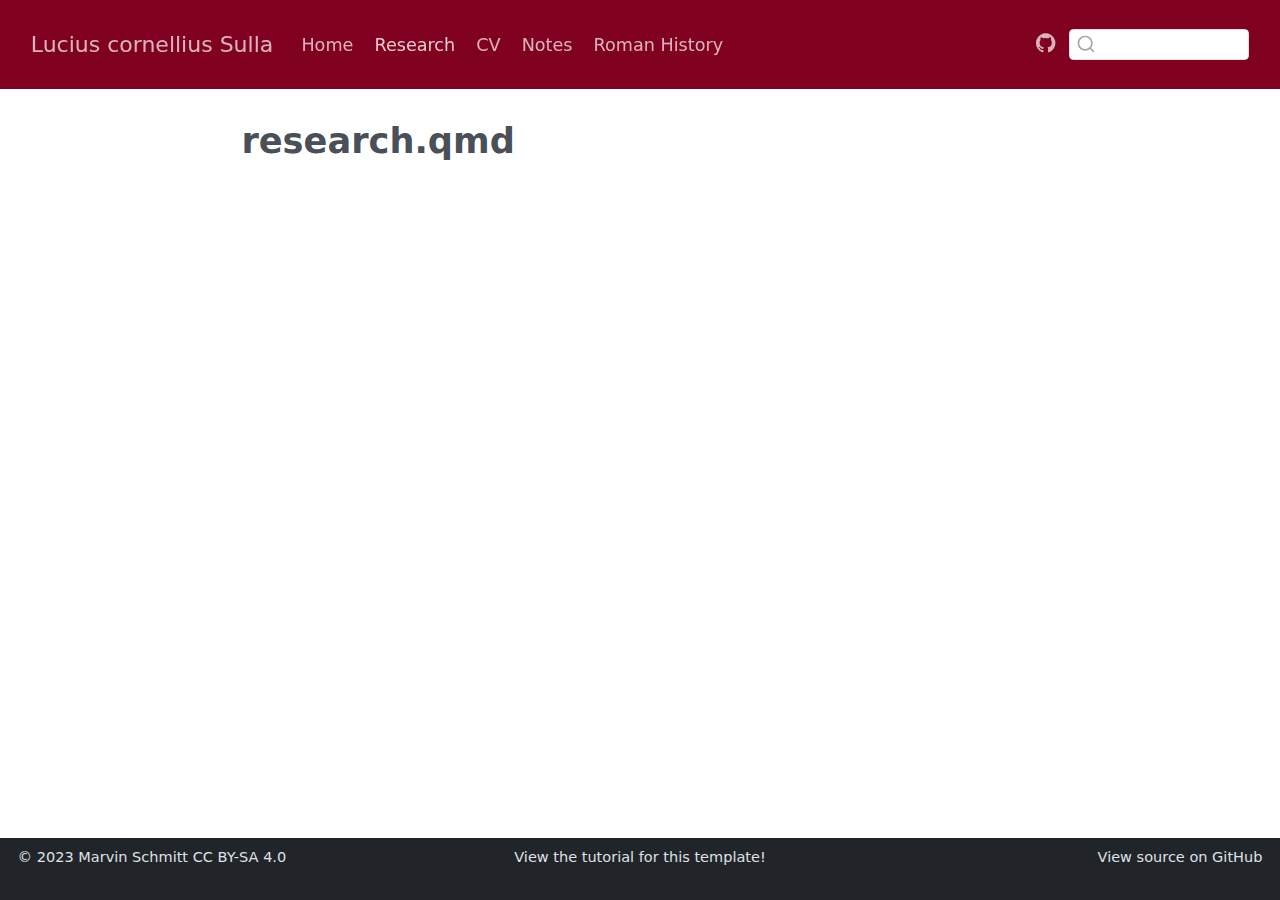
<file: research.html>
<!DOCTYPE html>
<html xmlns="http://www.w3.org/1999/xhtml" lang="en" xml:lang="en"><head>

<meta charset="utf-8">
<meta name="generator" content="quarto-1.8.26">

<meta name="viewport" content="width=device-width, initial-scale=1.0, user-scalable=yes">


<title>research.qmd – Lucius cornellius Sulla</title>
<style>
code{white-space: pre-wrap;}
span.smallcaps{font-variant: small-caps;}
div.columns{display: flex; gap: min(4vw, 1.5em);}
div.column{flex: auto; overflow-x: auto;}
div.hanging-indent{margin-left: 1.5em; text-indent: -1.5em;}
ul.task-list{list-style: none;}
ul.task-list li input[type="checkbox"] {
  width: 0.8em;
  margin: 0 0.8em 0.2em -1em; /* quarto-specific, see https://github.com/quarto-dev/quarto-cli/issues/4556 */ 
  vertical-align: middle;
}
</style>


<script src="site_libs/quarto-nav/quarto-nav.js"></script>
<script src="site_libs/quarto-nav/headroom.min.js"></script>
<script src="site_libs/clipboard/clipboard.min.js"></script>
<script src="site_libs/quarto-search/autocomplete.umd.js"></script>
<script src="site_libs/quarto-search/fuse.min.js"></script>
<script src="site_libs/quarto-search/quarto-search.js"></script>
<meta name="quarto:offset" content="./">
<link href="./img/favicon.png" rel="icon" type="image/png">
<script src="site_libs/quarto-html/quarto.js" type="module"></script>
<script src="site_libs/quarto-html/tabsets/tabsets.js" type="module"></script>
<script src="site_libs/quarto-html/axe/axe-check.js" type="module"></script>
<script src="site_libs/quarto-html/popper.min.js"></script>
<script src="site_libs/quarto-html/tippy.umd.min.js"></script>
<script src="site_libs/quarto-html/anchor.min.js"></script>
<link href="site_libs/quarto-html/tippy.css" rel="stylesheet">
<link href="site_libs/quarto-html/quarto-syntax-highlighting-587c61ba64f3a5504c4d52d930310e48.css" rel="stylesheet" id="quarto-text-highlighting-styles">
<script src="site_libs/bootstrap/bootstrap.min.js"></script>
<link href="site_libs/bootstrap/bootstrap-icons.css" rel="stylesheet">
<link href="site_libs/bootstrap/bootstrap-074ba9db2350560af96041f14712f3ef.min.css" rel="stylesheet" append-hash="true" id="quarto-bootstrap" data-mode="light">
<script id="quarto-search-options" type="application/json">{
  "location": "navbar",
  "copy-button": false,
  "collapse-after": 3,
  "panel-placement": "end",
  "type": "textbox",
  "limit": 50,
  "keyboard-shortcut": [
    "f",
    "/",
    "s"
  ],
  "language": {
    "search-no-results-text": "No results",
    "search-matching-documents-text": "matching documents",
    "search-copy-link-title": "Copy link to search",
    "search-hide-matches-text": "Hide additional matches",
    "search-more-match-text": "more match in this document",
    "search-more-matches-text": "more matches in this document",
    "search-clear-button-title": "Clear",
    "search-text-placeholder": "",
    "search-detached-cancel-button-title": "Cancel",
    "search-submit-button-title": "Submit",
    "search-label": "Search"
  }
}</script>


</head>

<body class="nav-fixed fullcontent quarto-light">

<div id="quarto-search-results"></div>
  <header id="quarto-header" class="headroom fixed-top">
    <nav class="navbar navbar-expand-lg " data-bs-theme="dark">
      <div class="navbar-container container-fluid">
      <div class="navbar-brand-container mx-auto">
    <a class="navbar-brand" href="./index.html">
    <span class="navbar-title">Lucius cornellius Sulla</span>
    </a>
  </div>
            <div id="quarto-search" class="" title="Search"></div>
          <button class="navbar-toggler" type="button" data-bs-toggle="collapse" data-bs-target="#navbarCollapse" aria-controls="navbarCollapse" role="menu" aria-expanded="false" aria-label="Toggle navigation" onclick="if (window.quartoToggleHeadroom) { window.quartoToggleHeadroom(); }">
  <span class="navbar-toggler-icon"></span>
</button>
          <div class="collapse navbar-collapse" id="navbarCollapse">
            <ul class="navbar-nav navbar-nav-scroll me-auto">
  <li class="nav-item">
    <a class="nav-link" href="./index.html"> 
<span class="menu-text">Home</span></a>
  </li>  
  <li class="nav-item">
    <a class="nav-link active" href="./research.html" aria-current="page"> 
<span class="menu-text">Research</span></a>
  </li>  
  <li class="nav-item">
    <a class="nav-link" href="./cv.qmd"> 
<span class="menu-text">CV</span></a>
  </li>  
  <li class="nav-item">
    <a class="nav-link" href="./Notes.html"> 
<span class="menu-text">Notes</span></a>
  </li>  
  <li class="nav-item">
    <a class="nav-link" href="./roman.html"> 
<span class="menu-text">Roman History</span></a>
  </li>  
</ul>
            <ul class="navbar-nav navbar-nav-scroll ms-auto">
  <li class="nav-item compact">
    <a class="nav-link" href="https://github.com/leesehyeok"> <i class="bi bi-github" role="img">
</i> 
<span class="menu-text"></span></a>
  </li>  
</ul>
          </div> <!-- /navcollapse -->
            <div class="quarto-navbar-tools">
</div>
      </div> <!-- /container-fluid -->
    </nav>
</header>
<!-- content -->
<div id="quarto-content" class="quarto-container page-columns page-rows-contents page-layout-article page-navbar">
<!-- sidebar -->
<!-- margin-sidebar -->
    
<!-- main -->
<main class="content" id="quarto-document-content">

<header id="title-block-header" class="quarto-title-block default">
<div class="quarto-title">
<h1 class="title">research.qmd</h1>
</div>



<div class="quarto-title-meta">

    
  
    
  </div>
  


</header>





</main> <!-- /main -->
<script id="quarto-html-after-body" type="application/javascript">
  window.document.addEventListener("DOMContentLoaded", function (event) {
    const icon = "";
    const anchorJS = new window.AnchorJS();
    anchorJS.options = {
      placement: 'right',
      icon: icon
    };
    anchorJS.add('.anchored');
    const isCodeAnnotation = (el) => {
      for (const clz of el.classList) {
        if (clz.startsWith('code-annotation-')) {                     
          return true;
        }
      }
      return false;
    }
    const onCopySuccess = function(e) {
      // button target
      const button = e.trigger;
      // don't keep focus
      button.blur();
      // flash "checked"
      button.classList.add('code-copy-button-checked');
      var currentTitle = button.getAttribute("title");
      button.setAttribute("title", "Copied!");
      let tooltip;
      if (window.bootstrap) {
        button.setAttribute("data-bs-toggle", "tooltip");
        button.setAttribute("data-bs-placement", "left");
        button.setAttribute("data-bs-title", "Copied!");
        tooltip = new bootstrap.Tooltip(button, 
          { trigger: "manual", 
            customClass: "code-copy-button-tooltip",
            offset: [0, -8]});
        tooltip.show();    
      }
      setTimeout(function() {
        if (tooltip) {
          tooltip.hide();
          button.removeAttribute("data-bs-title");
          button.removeAttribute("data-bs-toggle");
          button.removeAttribute("data-bs-placement");
        }
        button.setAttribute("title", currentTitle);
        button.classList.remove('code-copy-button-checked');
      }, 1000);
      // clear code selection
      e.clearSelection();
    }
    const getTextToCopy = function(trigger) {
      const outerScaffold = trigger.parentElement.cloneNode(true);
      const codeEl = outerScaffold.querySelector('code');
      for (const childEl of codeEl.children) {
        if (isCodeAnnotation(childEl)) {
          childEl.remove();
        }
      }
      return codeEl.innerText;
    }
    const clipboard = new window.ClipboardJS('.code-copy-button:not([data-in-quarto-modal])', {
      text: getTextToCopy
    });
    clipboard.on('success', onCopySuccess);
    if (window.document.getElementById('quarto-embedded-source-code-modal')) {
      const clipboardModal = new window.ClipboardJS('.code-copy-button[data-in-quarto-modal]', {
        text: getTextToCopy,
        container: window.document.getElementById('quarto-embedded-source-code-modal')
      });
      clipboardModal.on('success', onCopySuccess);
    }
      var localhostRegex = new RegExp(/^(?:http|https):\/\/localhost\:?[0-9]*\//);
      var mailtoRegex = new RegExp(/^mailto:/);
        var filterRegex = new RegExp("https:\/\/leesehyeok\.github\.io\/");
      var isInternal = (href) => {
          return filterRegex.test(href) || localhostRegex.test(href) || mailtoRegex.test(href);
      }
      // Inspect non-navigation links and adorn them if external
     var links = window.document.querySelectorAll('a[href]:not(.nav-link):not(.navbar-brand):not(.toc-action):not(.sidebar-link):not(.sidebar-item-toggle):not(.pagination-link):not(.no-external):not([aria-hidden]):not(.dropdown-item):not(.quarto-navigation-tool):not(.about-link)');
      for (var i=0; i<links.length; i++) {
        const link = links[i];
        if (!isInternal(link.href)) {
          // undo the damage that might have been done by quarto-nav.js in the case of
          // links that we want to consider external
          if (link.dataset.originalHref !== undefined) {
            link.href = link.dataset.originalHref;
          }
        }
      }
    function tippyHover(el, contentFn, onTriggerFn, onUntriggerFn) {
      const config = {
        allowHTML: true,
        maxWidth: 500,
        delay: 100,
        arrow: false,
        appendTo: function(el) {
            return el.parentElement;
        },
        interactive: true,
        interactiveBorder: 10,
        theme: 'quarto',
        placement: 'bottom-start',
      };
      if (contentFn) {
        config.content = contentFn;
      }
      if (onTriggerFn) {
        config.onTrigger = onTriggerFn;
      }
      if (onUntriggerFn) {
        config.onUntrigger = onUntriggerFn;
      }
      window.tippy(el, config); 
    }
    const noterefs = window.document.querySelectorAll('a[role="doc-noteref"]');
    for (var i=0; i<noterefs.length; i++) {
      const ref = noterefs[i];
      tippyHover(ref, function() {
        // use id or data attribute instead here
        let href = ref.getAttribute('data-footnote-href') || ref.getAttribute('href');
        try { href = new URL(href).hash; } catch {}
        const id = href.replace(/^#\/?/, "");
        const note = window.document.getElementById(id);
        if (note) {
          return note.innerHTML;
        } else {
          return "";
        }
      });
    }
    const xrefs = window.document.querySelectorAll('a.quarto-xref');
    const processXRef = (id, note) => {
      // Strip column container classes
      const stripColumnClz = (el) => {
        el.classList.remove("page-full", "page-columns");
        if (el.children) {
          for (const child of el.children) {
            stripColumnClz(child);
          }
        }
      }
      stripColumnClz(note)
      if (id === null || id.startsWith('sec-')) {
        // Special case sections, only their first couple elements
        const container = document.createElement("div");
        if (note.children && note.children.length > 2) {
          container.appendChild(note.children[0].cloneNode(true));
          for (let i = 1; i < note.children.length; i++) {
            const child = note.children[i];
            if (child.tagName === "P" && child.innerText === "") {
              continue;
            } else {
              container.appendChild(child.cloneNode(true));
              break;
            }
          }
          if (window.Quarto?.typesetMath) {
            window.Quarto.typesetMath(container);
          }
          return container.innerHTML
        } else {
          if (window.Quarto?.typesetMath) {
            window.Quarto.typesetMath(note);
          }
          return note.innerHTML;
        }
      } else {
        // Remove any anchor links if they are present
        const anchorLink = note.querySelector('a.anchorjs-link');
        if (anchorLink) {
          anchorLink.remove();
        }
        if (window.Quarto?.typesetMath) {
          window.Quarto.typesetMath(note);
        }
        if (note.classList.contains("callout")) {
          return note.outerHTML;
        } else {
          return note.innerHTML;
        }
      }
    }
    for (var i=0; i<xrefs.length; i++) {
      const xref = xrefs[i];
      tippyHover(xref, undefined, function(instance) {
        instance.disable();
        let url = xref.getAttribute('href');
        let hash = undefined; 
        if (url.startsWith('#')) {
          hash = url;
        } else {
          try { hash = new URL(url).hash; } catch {}
        }
        if (hash) {
          const id = hash.replace(/^#\/?/, "");
          const note = window.document.getElementById(id);
          if (note !== null) {
            try {
              const html = processXRef(id, note.cloneNode(true));
              instance.setContent(html);
            } finally {
              instance.enable();
              instance.show();
            }
          } else {
            // See if we can fetch this
            fetch(url.split('#')[0])
            .then(res => res.text())
            .then(html => {
              const parser = new DOMParser();
              const htmlDoc = parser.parseFromString(html, "text/html");
              const note = htmlDoc.getElementById(id);
              if (note !== null) {
                const html = processXRef(id, note);
                instance.setContent(html);
              } 
            }).finally(() => {
              instance.enable();
              instance.show();
            });
          }
        } else {
          // See if we can fetch a full url (with no hash to target)
          // This is a special case and we should probably do some content thinning / targeting
          fetch(url)
          .then(res => res.text())
          .then(html => {
            const parser = new DOMParser();
            const htmlDoc = parser.parseFromString(html, "text/html");
            const note = htmlDoc.querySelector('main.content');
            if (note !== null) {
              // This should only happen for chapter cross references
              // (since there is no id in the URL)
              // remove the first header
              if (note.children.length > 0 && note.children[0].tagName === "HEADER") {
                note.children[0].remove();
              }
              const html = processXRef(null, note);
              instance.setContent(html);
            } 
          }).finally(() => {
            instance.enable();
            instance.show();
          });
        }
      }, function(instance) {
      });
    }
        let selectedAnnoteEl;
        const selectorForAnnotation = ( cell, annotation) => {
          let cellAttr = 'data-code-cell="' + cell + '"';
          let lineAttr = 'data-code-annotation="' +  annotation + '"';
          const selector = 'span[' + cellAttr + '][' + lineAttr + ']';
          return selector;
        }
        const selectCodeLines = (annoteEl) => {
          const doc = window.document;
          const targetCell = annoteEl.getAttribute("data-target-cell");
          const targetAnnotation = annoteEl.getAttribute("data-target-annotation");
          const annoteSpan = window.document.querySelector(selectorForAnnotation(targetCell, targetAnnotation));
          const lines = annoteSpan.getAttribute("data-code-lines").split(",");
          const lineIds = lines.map((line) => {
            return targetCell + "-" + line;
          })
          let top = null;
          let height = null;
          let parent = null;
          if (lineIds.length > 0) {
              //compute the position of the single el (top and bottom and make a div)
              const el = window.document.getElementById(lineIds[0]);
              top = el.offsetTop;
              height = el.offsetHeight;
              parent = el.parentElement.parentElement;
            if (lineIds.length > 1) {
              const lastEl = window.document.getElementById(lineIds[lineIds.length - 1]);
              const bottom = lastEl.offsetTop + lastEl.offsetHeight;
              height = bottom - top;
            }
            if (top !== null && height !== null && parent !== null) {
              // cook up a div (if necessary) and position it 
              let div = window.document.getElementById("code-annotation-line-highlight");
              if (div === null) {
                div = window.document.createElement("div");
                div.setAttribute("id", "code-annotation-line-highlight");
                div.style.position = 'absolute';
                parent.appendChild(div);
              }
              div.style.top = top - 2 + "px";
              div.style.height = height + 4 + "px";
              div.style.left = 0;
              let gutterDiv = window.document.getElementById("code-annotation-line-highlight-gutter");
              if (gutterDiv === null) {
                gutterDiv = window.document.createElement("div");
                gutterDiv.setAttribute("id", "code-annotation-line-highlight-gutter");
                gutterDiv.style.position = 'absolute';
                const codeCell = window.document.getElementById(targetCell);
                const gutter = codeCell.querySelector('.code-annotation-gutter');
                gutter.appendChild(gutterDiv);
              }
              gutterDiv.style.top = top - 2 + "px";
              gutterDiv.style.height = height + 4 + "px";
            }
            selectedAnnoteEl = annoteEl;
          }
        };
        const unselectCodeLines = () => {
          const elementsIds = ["code-annotation-line-highlight", "code-annotation-line-highlight-gutter"];
          elementsIds.forEach((elId) => {
            const div = window.document.getElementById(elId);
            if (div) {
              div.remove();
            }
          });
          selectedAnnoteEl = undefined;
        };
          // Handle positioning of the toggle
      window.addEventListener(
        "resize",
        throttle(() => {
          elRect = undefined;
          if (selectedAnnoteEl) {
            selectCodeLines(selectedAnnoteEl);
          }
        }, 10)
      );
      function throttle(fn, ms) {
      let throttle = false;
      let timer;
        return (...args) => {
          if(!throttle) { // first call gets through
              fn.apply(this, args);
              throttle = true;
          } else { // all the others get throttled
              if(timer) clearTimeout(timer); // cancel #2
              timer = setTimeout(() => {
                fn.apply(this, args);
                timer = throttle = false;
              }, ms);
          }
        };
      }
        // Attach click handler to the DT
        const annoteDls = window.document.querySelectorAll('dt[data-target-cell]');
        for (const annoteDlNode of annoteDls) {
          annoteDlNode.addEventListener('click', (event) => {
            const clickedEl = event.target;
            if (clickedEl !== selectedAnnoteEl) {
              unselectCodeLines();
              const activeEl = window.document.querySelector('dt[data-target-cell].code-annotation-active');
              if (activeEl) {
                activeEl.classList.remove('code-annotation-active');
              }
              selectCodeLines(clickedEl);
              clickedEl.classList.add('code-annotation-active');
            } else {
              // Unselect the line
              unselectCodeLines();
              clickedEl.classList.remove('code-annotation-active');
            }
          });
        }
    const findCites = (el) => {
      const parentEl = el.parentElement;
      if (parentEl) {
        const cites = parentEl.dataset.cites;
        if (cites) {
          return {
            el,
            cites: cites.split(' ')
          };
        } else {
          return findCites(el.parentElement)
        }
      } else {
        return undefined;
      }
    };
    var bibliorefs = window.document.querySelectorAll('a[role="doc-biblioref"]');
    for (var i=0; i<bibliorefs.length; i++) {
      const ref = bibliorefs[i];
      const citeInfo = findCites(ref);
      if (citeInfo) {
        tippyHover(citeInfo.el, function() {
          var popup = window.document.createElement('div');
          citeInfo.cites.forEach(function(cite) {
            var citeDiv = window.document.createElement('div');
            citeDiv.classList.add('hanging-indent');
            citeDiv.classList.add('csl-entry');
            var biblioDiv = window.document.getElementById('ref-' + cite);
            if (biblioDiv) {
              citeDiv.innerHTML = biblioDiv.innerHTML;
            }
            popup.appendChild(citeDiv);
          });
          return popup.innerHTML;
        });
      }
    }
  });
  </script>
</div> <!-- /content -->
<footer class="footer">
  <div class="nav-footer">
    <div class="nav-footer-left">
<p><span class="faux-block">© 2023 Marvin Schmitt CC BY-SA 4.0</span></p>
</div>   
    <div class="nav-footer-center">
<p><span class="faux-block"><a href="https://www.marvinschmitt.com/blog/website-tutorial-quarto/">View the tutorial for this template!</a></span></p>
</div>
    <div class="nav-footer-right">
<p><span class="faux-block"><a href="https://github.com/marvinschmitt/quarto-website-template/">View source on GitHub</a></span></p>
</div>
  </div>
</footer>




</body></html>
</file>
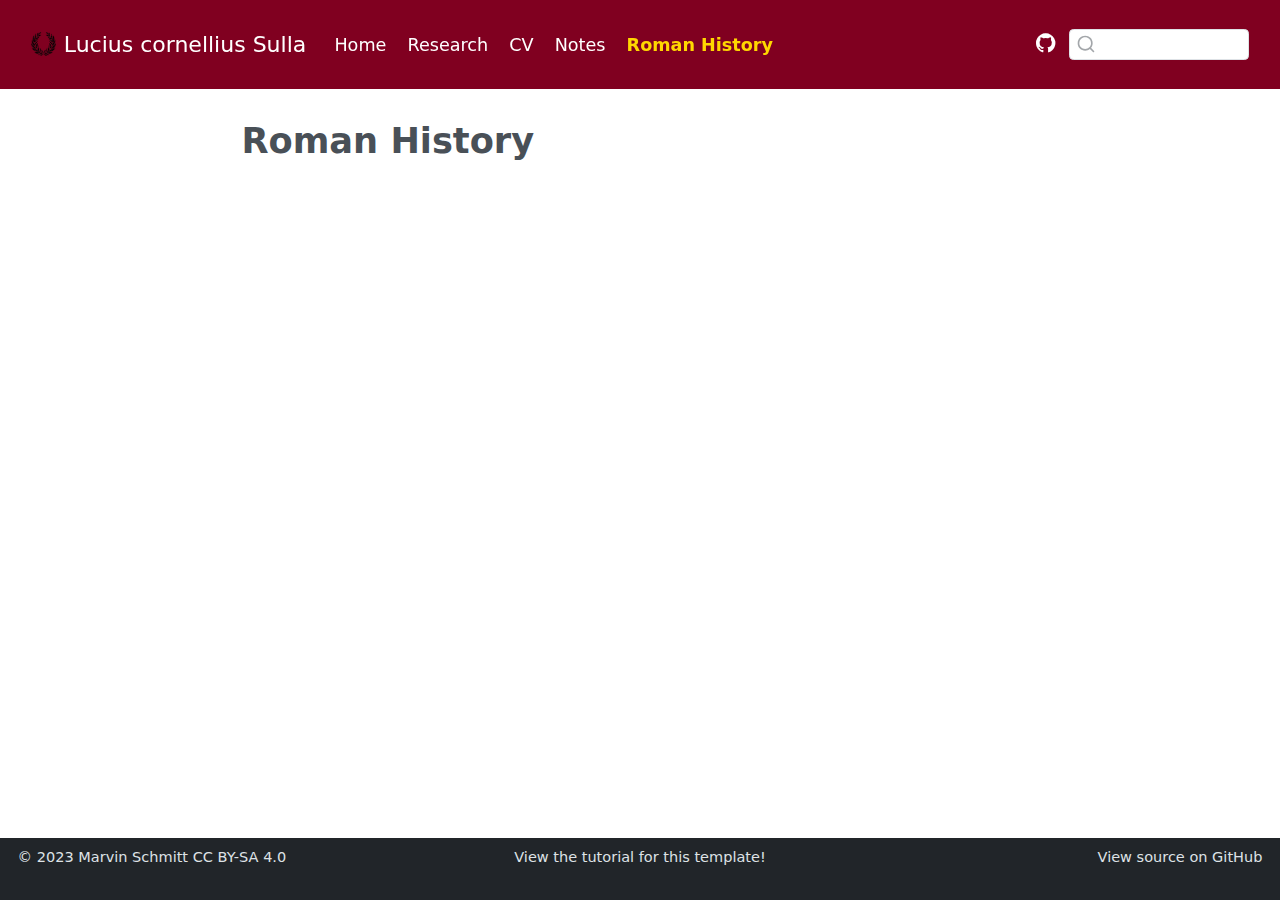
<file: roman.html>
<!DOCTYPE html>
<html xmlns="http://www.w3.org/1999/xhtml" lang="en" xml:lang="en"><head>

<meta charset="utf-8">
<meta name="generator" content="quarto-1.8.26">

<meta name="viewport" content="width=device-width, initial-scale=1.0, user-scalable=yes">


<title>Roman History – Lucius cornellius Sulla</title>
<style>
code{white-space: pre-wrap;}
span.smallcaps{font-variant: small-caps;}
div.columns{display: flex; gap: min(4vw, 1.5em);}
div.column{flex: auto; overflow-x: auto;}
div.hanging-indent{margin-left: 1.5em; text-indent: -1.5em;}
ul.task-list{list-style: none;}
ul.task-list li input[type="checkbox"] {
  width: 0.8em;
  margin: 0 0.8em 0.2em -1em; /* quarto-specific, see https://github.com/quarto-dev/quarto-cli/issues/4556 */ 
  vertical-align: middle;
}
</style>


<script src="site_libs/quarto-nav/quarto-nav.js"></script>
<script src="site_libs/quarto-nav/headroom.min.js"></script>
<script src="site_libs/clipboard/clipboard.min.js"></script>
<script src="site_libs/quarto-search/autocomplete.umd.js"></script>
<script src="site_libs/quarto-search/fuse.min.js"></script>
<script src="site_libs/quarto-search/quarto-search.js"></script>
<meta name="quarto:offset" content="./">
<link href="./img/laural.png" rel="icon" type="image/png">
<script src="site_libs/quarto-html/quarto.js" type="module"></script>
<script src="site_libs/quarto-html/tabsets/tabsets.js" type="module"></script>
<script src="site_libs/quarto-html/axe/axe-check.js" type="module"></script>
<script src="site_libs/quarto-html/popper.min.js"></script>
<script src="site_libs/quarto-html/tippy.umd.min.js"></script>
<script src="site_libs/quarto-html/anchor.min.js"></script>
<link href="site_libs/quarto-html/tippy.css" rel="stylesheet">
<link href="site_libs/quarto-html/quarto-syntax-highlighting-587c61ba64f3a5504c4d52d930310e48.css" rel="stylesheet" id="quarto-text-highlighting-styles">
<script src="site_libs/bootstrap/bootstrap.min.js"></script>
<link href="site_libs/bootstrap/bootstrap-icons.css" rel="stylesheet">
<link href="site_libs/bootstrap/bootstrap-ef29f2a6e560c361099aff322fd88b04.min.css" rel="stylesheet" append-hash="true" id="quarto-bootstrap" data-mode="light">
<script id="quarto-search-options" type="application/json">{
  "location": "navbar",
  "copy-button": false,
  "collapse-after": 3,
  "panel-placement": "end",
  "type": "textbox",
  "limit": 50,
  "keyboard-shortcut": [
    "f",
    "/",
    "s"
  ],
  "language": {
    "search-no-results-text": "No results",
    "search-matching-documents-text": "matching documents",
    "search-copy-link-title": "Copy link to search",
    "search-hide-matches-text": "Hide additional matches",
    "search-more-match-text": "more match in this document",
    "search-more-matches-text": "more matches in this document",
    "search-clear-button-title": "Clear",
    "search-text-placeholder": "",
    "search-detached-cancel-button-title": "Cancel",
    "search-submit-button-title": "Submit",
    "search-label": "Search"
  }
}</script>


</head>

<body class="nav-fixed fullcontent quarto-light">

<div id="quarto-search-results"></div>
  <header id="quarto-header" class="headroom fixed-top">
    <nav class="navbar navbar-expand-lg " data-bs-theme="dark">
      <div class="navbar-container container-fluid">
      <div class="navbar-brand-container mx-auto">
    <a href="./index.html" class="navbar-brand navbar-brand-logo">
    <img src="./img\laural.png" alt="" class="navbar-logo light-content">
    <img src="./img\laural.png" alt="" class="navbar-logo dark-content">
    </a>
    <a class="navbar-brand" href="./index.html">
    <span class="navbar-title">Lucius cornellius Sulla</span>
    </a>
  </div>
            <div id="quarto-search" class="" title="Search"></div>
          <button class="navbar-toggler" type="button" data-bs-toggle="collapse" data-bs-target="#navbarCollapse" aria-controls="navbarCollapse" role="menu" aria-expanded="false" aria-label="Toggle navigation" onclick="if (window.quartoToggleHeadroom) { window.quartoToggleHeadroom(); }">
  <span class="navbar-toggler-icon"></span>
</button>
          <div class="collapse navbar-collapse" id="navbarCollapse">
            <ul class="navbar-nav navbar-nav-scroll me-auto">
  <li class="nav-item">
    <a class="nav-link" href="./index.html"> 
<span class="menu-text">Home</span></a>
  </li>  
  <li class="nav-item">
    <a class="nav-link" href="./research.html"> 
<span class="menu-text">Research</span></a>
  </li>  
  <li class="nav-item">
    <a class="nav-link" href="./cv.qmd"> 
<span class="menu-text">CV</span></a>
  </li>  
  <li class="nav-item">
    <a class="nav-link" href="./Notes.html"> 
<span class="menu-text">Notes</span></a>
  </li>  
  <li class="nav-item">
    <a class="nav-link active" href="./roman.html" aria-current="page"> 
<span class="menu-text">Roman History</span></a>
  </li>  
</ul>
            <ul class="navbar-nav navbar-nav-scroll ms-auto">
  <li class="nav-item compact">
    <a class="nav-link" href="https://github.com/leesehyeok"> <i class="bi bi-github" role="img">
</i> 
<span class="menu-text"></span></a>
  </li>  
</ul>
          </div> <!-- /navcollapse -->
            <div class="quarto-navbar-tools">
</div>
      </div> <!-- /container-fluid -->
    </nav>
</header>
<!-- content -->
<div id="quarto-content" class="quarto-container page-columns page-rows-contents page-layout-article page-navbar">
<!-- sidebar -->
<!-- margin-sidebar -->
    
<!-- main -->
<main class="content" id="quarto-document-content">

<header id="title-block-header" class="quarto-title-block default">
<div class="quarto-title">
<h1 class="title">Roman History</h1>
</div>



<div class="quarto-title-meta">

    
  
    
  </div>
  


</header>





</main> <!-- /main -->
<script id="quarto-html-after-body" type="application/javascript">
  window.document.addEventListener("DOMContentLoaded", function (event) {
    const icon = "";
    const anchorJS = new window.AnchorJS();
    anchorJS.options = {
      placement: 'right',
      icon: icon
    };
    anchorJS.add('.anchored');
    const isCodeAnnotation = (el) => {
      for (const clz of el.classList) {
        if (clz.startsWith('code-annotation-')) {                     
          return true;
        }
      }
      return false;
    }
    const onCopySuccess = function(e) {
      // button target
      const button = e.trigger;
      // don't keep focus
      button.blur();
      // flash "checked"
      button.classList.add('code-copy-button-checked');
      var currentTitle = button.getAttribute("title");
      button.setAttribute("title", "Copied!");
      let tooltip;
      if (window.bootstrap) {
        button.setAttribute("data-bs-toggle", "tooltip");
        button.setAttribute("data-bs-placement", "left");
        button.setAttribute("data-bs-title", "Copied!");
        tooltip = new bootstrap.Tooltip(button, 
          { trigger: "manual", 
            customClass: "code-copy-button-tooltip",
            offset: [0, -8]});
        tooltip.show();    
      }
      setTimeout(function() {
        if (tooltip) {
          tooltip.hide();
          button.removeAttribute("data-bs-title");
          button.removeAttribute("data-bs-toggle");
          button.removeAttribute("data-bs-placement");
        }
        button.setAttribute("title", currentTitle);
        button.classList.remove('code-copy-button-checked');
      }, 1000);
      // clear code selection
      e.clearSelection();
    }
    const getTextToCopy = function(trigger) {
      const outerScaffold = trigger.parentElement.cloneNode(true);
      const codeEl = outerScaffold.querySelector('code');
      for (const childEl of codeEl.children) {
        if (isCodeAnnotation(childEl)) {
          childEl.remove();
        }
      }
      return codeEl.innerText;
    }
    const clipboard = new window.ClipboardJS('.code-copy-button:not([data-in-quarto-modal])', {
      text: getTextToCopy
    });
    clipboard.on('success', onCopySuccess);
    if (window.document.getElementById('quarto-embedded-source-code-modal')) {
      const clipboardModal = new window.ClipboardJS('.code-copy-button[data-in-quarto-modal]', {
        text: getTextToCopy,
        container: window.document.getElementById('quarto-embedded-source-code-modal')
      });
      clipboardModal.on('success', onCopySuccess);
    }
      var localhostRegex = new RegExp(/^(?:http|https):\/\/localhost\:?[0-9]*\//);
      var mailtoRegex = new RegExp(/^mailto:/);
        var filterRegex = new RegExp("https:\/\/leesehyeok\.github\.io\/");
      var isInternal = (href) => {
          return filterRegex.test(href) || localhostRegex.test(href) || mailtoRegex.test(href);
      }
      // Inspect non-navigation links and adorn them if external
     var links = window.document.querySelectorAll('a[href]:not(.nav-link):not(.navbar-brand):not(.toc-action):not(.sidebar-link):not(.sidebar-item-toggle):not(.pagination-link):not(.no-external):not([aria-hidden]):not(.dropdown-item):not(.quarto-navigation-tool):not(.about-link)');
      for (var i=0; i<links.length; i++) {
        const link = links[i];
        if (!isInternal(link.href)) {
          // undo the damage that might have been done by quarto-nav.js in the case of
          // links that we want to consider external
          if (link.dataset.originalHref !== undefined) {
            link.href = link.dataset.originalHref;
          }
        }
      }
    function tippyHover(el, contentFn, onTriggerFn, onUntriggerFn) {
      const config = {
        allowHTML: true,
        maxWidth: 500,
        delay: 100,
        arrow: false,
        appendTo: function(el) {
            return el.parentElement;
        },
        interactive: true,
        interactiveBorder: 10,
        theme: 'quarto',
        placement: 'bottom-start',
      };
      if (contentFn) {
        config.content = contentFn;
      }
      if (onTriggerFn) {
        config.onTrigger = onTriggerFn;
      }
      if (onUntriggerFn) {
        config.onUntrigger = onUntriggerFn;
      }
      window.tippy(el, config); 
    }
    const noterefs = window.document.querySelectorAll('a[role="doc-noteref"]');
    for (var i=0; i<noterefs.length; i++) {
      const ref = noterefs[i];
      tippyHover(ref, function() {
        // use id or data attribute instead here
        let href = ref.getAttribute('data-footnote-href') || ref.getAttribute('href');
        try { href = new URL(href).hash; } catch {}
        const id = href.replace(/^#\/?/, "");
        const note = window.document.getElementById(id);
        if (note) {
          return note.innerHTML;
        } else {
          return "";
        }
      });
    }
    const xrefs = window.document.querySelectorAll('a.quarto-xref');
    const processXRef = (id, note) => {
      // Strip column container classes
      const stripColumnClz = (el) => {
        el.classList.remove("page-full", "page-columns");
        if (el.children) {
          for (const child of el.children) {
            stripColumnClz(child);
          }
        }
      }
      stripColumnClz(note)
      if (id === null || id.startsWith('sec-')) {
        // Special case sections, only their first couple elements
        const container = document.createElement("div");
        if (note.children && note.children.length > 2) {
          container.appendChild(note.children[0].cloneNode(true));
          for (let i = 1; i < note.children.length; i++) {
            const child = note.children[i];
            if (child.tagName === "P" && child.innerText === "") {
              continue;
            } else {
              container.appendChild(child.cloneNode(true));
              break;
            }
          }
          if (window.Quarto?.typesetMath) {
            window.Quarto.typesetMath(container);
          }
          return container.innerHTML
        } else {
          if (window.Quarto?.typesetMath) {
            window.Quarto.typesetMath(note);
          }
          return note.innerHTML;
        }
      } else {
        // Remove any anchor links if they are present
        const anchorLink = note.querySelector('a.anchorjs-link');
        if (anchorLink) {
          anchorLink.remove();
        }
        if (window.Quarto?.typesetMath) {
          window.Quarto.typesetMath(note);
        }
        if (note.classList.contains("callout")) {
          return note.outerHTML;
        } else {
          return note.innerHTML;
        }
      }
    }
    for (var i=0; i<xrefs.length; i++) {
      const xref = xrefs[i];
      tippyHover(xref, undefined, function(instance) {
        instance.disable();
        let url = xref.getAttribute('href');
        let hash = undefined; 
        if (url.startsWith('#')) {
          hash = url;
        } else {
          try { hash = new URL(url).hash; } catch {}
        }
        if (hash) {
          const id = hash.replace(/^#\/?/, "");
          const note = window.document.getElementById(id);
          if (note !== null) {
            try {
              const html = processXRef(id, note.cloneNode(true));
              instance.setContent(html);
            } finally {
              instance.enable();
              instance.show();
            }
          } else {
            // See if we can fetch this
            fetch(url.split('#')[0])
            .then(res => res.text())
            .then(html => {
              const parser = new DOMParser();
              const htmlDoc = parser.parseFromString(html, "text/html");
              const note = htmlDoc.getElementById(id);
              if (note !== null) {
                const html = processXRef(id, note);
                instance.setContent(html);
              } 
            }).finally(() => {
              instance.enable();
              instance.show();
            });
          }
        } else {
          // See if we can fetch a full url (with no hash to target)
          // This is a special case and we should probably do some content thinning / targeting
          fetch(url)
          .then(res => res.text())
          .then(html => {
            const parser = new DOMParser();
            const htmlDoc = parser.parseFromString(html, "text/html");
            const note = htmlDoc.querySelector('main.content');
            if (note !== null) {
              // This should only happen for chapter cross references
              // (since there is no id in the URL)
              // remove the first header
              if (note.children.length > 0 && note.children[0].tagName === "HEADER") {
                note.children[0].remove();
              }
              const html = processXRef(null, note);
              instance.setContent(html);
            } 
          }).finally(() => {
            instance.enable();
            instance.show();
          });
        }
      }, function(instance) {
      });
    }
        let selectedAnnoteEl;
        const selectorForAnnotation = ( cell, annotation) => {
          let cellAttr = 'data-code-cell="' + cell + '"';
          let lineAttr = 'data-code-annotation="' +  annotation + '"';
          const selector = 'span[' + cellAttr + '][' + lineAttr + ']';
          return selector;
        }
        const selectCodeLines = (annoteEl) => {
          const doc = window.document;
          const targetCell = annoteEl.getAttribute("data-target-cell");
          const targetAnnotation = annoteEl.getAttribute("data-target-annotation");
          const annoteSpan = window.document.querySelector(selectorForAnnotation(targetCell, targetAnnotation));
          const lines = annoteSpan.getAttribute("data-code-lines").split(",");
          const lineIds = lines.map((line) => {
            return targetCell + "-" + line;
          })
          let top = null;
          let height = null;
          let parent = null;
          if (lineIds.length > 0) {
              //compute the position of the single el (top and bottom and make a div)
              const el = window.document.getElementById(lineIds[0]);
              top = el.offsetTop;
              height = el.offsetHeight;
              parent = el.parentElement.parentElement;
            if (lineIds.length > 1) {
              const lastEl = window.document.getElementById(lineIds[lineIds.length - 1]);
              const bottom = lastEl.offsetTop + lastEl.offsetHeight;
              height = bottom - top;
            }
            if (top !== null && height !== null && parent !== null) {
              // cook up a div (if necessary) and position it 
              let div = window.document.getElementById("code-annotation-line-highlight");
              if (div === null) {
                div = window.document.createElement("div");
                div.setAttribute("id", "code-annotation-line-highlight");
                div.style.position = 'absolute';
                parent.appendChild(div);
              }
              div.style.top = top - 2 + "px";
              div.style.height = height + 4 + "px";
              div.style.left = 0;
              let gutterDiv = window.document.getElementById("code-annotation-line-highlight-gutter");
              if (gutterDiv === null) {
                gutterDiv = window.document.createElement("div");
                gutterDiv.setAttribute("id", "code-annotation-line-highlight-gutter");
                gutterDiv.style.position = 'absolute';
                const codeCell = window.document.getElementById(targetCell);
                const gutter = codeCell.querySelector('.code-annotation-gutter');
                gutter.appendChild(gutterDiv);
              }
              gutterDiv.style.top = top - 2 + "px";
              gutterDiv.style.height = height + 4 + "px";
            }
            selectedAnnoteEl = annoteEl;
          }
        };
        const unselectCodeLines = () => {
          const elementsIds = ["code-annotation-line-highlight", "code-annotation-line-highlight-gutter"];
          elementsIds.forEach((elId) => {
            const div = window.document.getElementById(elId);
            if (div) {
              div.remove();
            }
          });
          selectedAnnoteEl = undefined;
        };
          // Handle positioning of the toggle
      window.addEventListener(
        "resize",
        throttle(() => {
          elRect = undefined;
          if (selectedAnnoteEl) {
            selectCodeLines(selectedAnnoteEl);
          }
        }, 10)
      );
      function throttle(fn, ms) {
      let throttle = false;
      let timer;
        return (...args) => {
          if(!throttle) { // first call gets through
              fn.apply(this, args);
              throttle = true;
          } else { // all the others get throttled
              if(timer) clearTimeout(timer); // cancel #2
              timer = setTimeout(() => {
                fn.apply(this, args);
                timer = throttle = false;
              }, ms);
          }
        };
      }
        // Attach click handler to the DT
        const annoteDls = window.document.querySelectorAll('dt[data-target-cell]');
        for (const annoteDlNode of annoteDls) {
          annoteDlNode.addEventListener('click', (event) => {
            const clickedEl = event.target;
            if (clickedEl !== selectedAnnoteEl) {
              unselectCodeLines();
              const activeEl = window.document.querySelector('dt[data-target-cell].code-annotation-active');
              if (activeEl) {
                activeEl.classList.remove('code-annotation-active');
              }
              selectCodeLines(clickedEl);
              clickedEl.classList.add('code-annotation-active');
            } else {
              // Unselect the line
              unselectCodeLines();
              clickedEl.classList.remove('code-annotation-active');
            }
          });
        }
    const findCites = (el) => {
      const parentEl = el.parentElement;
      if (parentEl) {
        const cites = parentEl.dataset.cites;
        if (cites) {
          return {
            el,
            cites: cites.split(' ')
          };
        } else {
          return findCites(el.parentElement)
        }
      } else {
        return undefined;
      }
    };
    var bibliorefs = window.document.querySelectorAll('a[role="doc-biblioref"]');
    for (var i=0; i<bibliorefs.length; i++) {
      const ref = bibliorefs[i];
      const citeInfo = findCites(ref);
      if (citeInfo) {
        tippyHover(citeInfo.el, function() {
          var popup = window.document.createElement('div');
          citeInfo.cites.forEach(function(cite) {
            var citeDiv = window.document.createElement('div');
            citeDiv.classList.add('hanging-indent');
            citeDiv.classList.add('csl-entry');
            var biblioDiv = window.document.getElementById('ref-' + cite);
            if (biblioDiv) {
              citeDiv.innerHTML = biblioDiv.innerHTML;
            }
            popup.appendChild(citeDiv);
          });
          return popup.innerHTML;
        });
      }
    }
  });
  </script>
</div> <!-- /content -->
<footer class="footer">
  <div class="nav-footer">
    <div class="nav-footer-left">
<p><span class="faux-block">© 2023 Marvin Schmitt CC BY-SA 4.0</span></p>
</div>   
    <div class="nav-footer-center">
<p><span class="faux-block"><a href="https://www.marvinschmitt.com/blog/website-tutorial-quarto/">View the tutorial for this template!</a></span></p>
</div>
    <div class="nav-footer-right">
<p><span class="faux-block"><a href="https://github.com/marvinschmitt/quarto-website-template/">View source on GitHub</a></span></p>
</div>
  </div>
</footer>




</body></html>
</file>
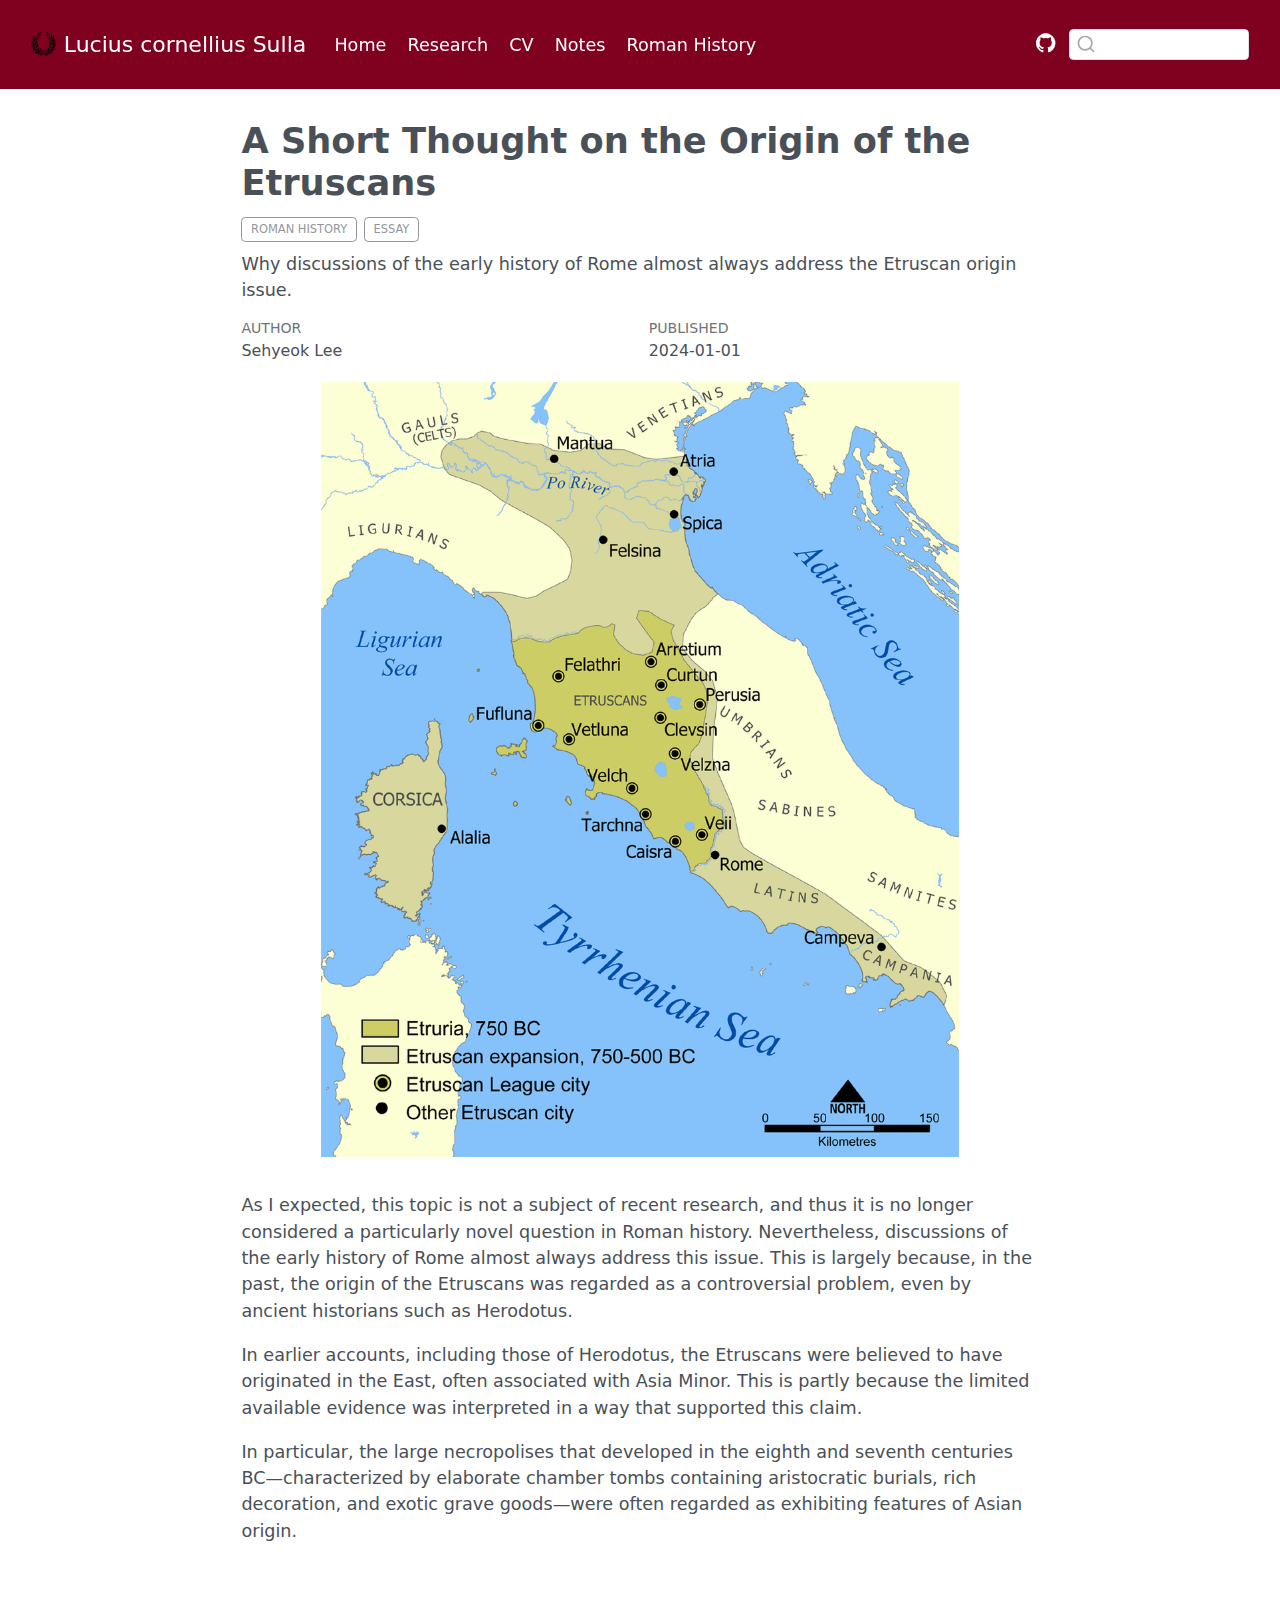
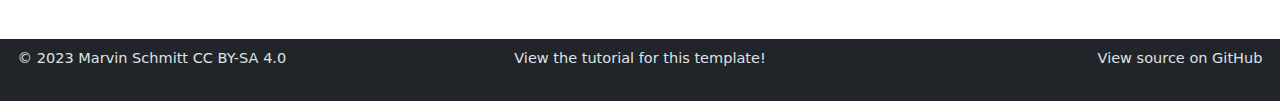
<file: posts/etruscan.html>
<!DOCTYPE html>
<html xmlns="http://www.w3.org/1999/xhtml" lang="en" xml:lang="en"><head>

<meta charset="utf-8">
<meta name="generator" content="quarto-1.8.26">

<meta name="viewport" content="width=device-width, initial-scale=1.0, user-scalable=yes">

<meta name="author" content="Sehyeok Lee">
<meta name="dcterms.date" content="2024-01-01">
<meta name="description" content="Why discussions of the early history of Rome almost always address the Etruscan origin issue.">

<title>A Short Thought on the Origin of the Etruscans – Lucius cornellius Sulla</title>
<style>
code{white-space: pre-wrap;}
span.smallcaps{font-variant: small-caps;}
div.columns{display: flex; gap: min(4vw, 1.5em);}
div.column{flex: auto; overflow-x: auto;}
div.hanging-indent{margin-left: 1.5em; text-indent: -1.5em;}
ul.task-list{list-style: none;}
ul.task-list li input[type="checkbox"] {
  width: 0.8em;
  margin: 0 0.8em 0.2em -1em; /* quarto-specific, see https://github.com/quarto-dev/quarto-cli/issues/4556 */ 
  vertical-align: middle;
}
</style>


<script src="../site_libs/quarto-nav/quarto-nav.js"></script>
<script src="../site_libs/quarto-nav/headroom.min.js"></script>
<script src="../site_libs/clipboard/clipboard.min.js"></script>
<script src="../site_libs/quarto-search/autocomplete.umd.js"></script>
<script src="../site_libs/quarto-search/fuse.min.js"></script>
<script src="../site_libs/quarto-search/quarto-search.js"></script>
<meta name="quarto:offset" content="../">
<link href="../img/laural.png" rel="icon" type="image/png">
<script src="../site_libs/quarto-html/quarto.js" type="module"></script>
<script src="../site_libs/quarto-html/tabsets/tabsets.js" type="module"></script>
<script src="../site_libs/quarto-html/axe/axe-check.js" type="module"></script>
<script src="../site_libs/quarto-html/popper.min.js"></script>
<script src="../site_libs/quarto-html/tippy.umd.min.js"></script>
<script src="../site_libs/quarto-html/anchor.min.js"></script>
<link href="../site_libs/quarto-html/tippy.css" rel="stylesheet">
<link href="../site_libs/quarto-html/quarto-syntax-highlighting-587c61ba64f3a5504c4d52d930310e48.css" rel="stylesheet" id="quarto-text-highlighting-styles">
<script src="../site_libs/bootstrap/bootstrap.min.js"></script>
<link href="../site_libs/bootstrap/bootstrap-icons.css" rel="stylesheet">
<link href="../site_libs/bootstrap/bootstrap-ef29f2a6e560c361099aff322fd88b04.min.css" rel="stylesheet" append-hash="true" id="quarto-bootstrap" data-mode="light">
<script id="quarto-search-options" type="application/json">{
  "location": "navbar",
  "copy-button": false,
  "collapse-after": 3,
  "panel-placement": "end",
  "type": "textbox",
  "limit": 50,
  "keyboard-shortcut": [
    "f",
    "/",
    "s"
  ],
  "language": {
    "search-no-results-text": "No results",
    "search-matching-documents-text": "matching documents",
    "search-copy-link-title": "Copy link to search",
    "search-hide-matches-text": "Hide additional matches",
    "search-more-match-text": "more match in this document",
    "search-more-matches-text": "more matches in this document",
    "search-clear-button-title": "Clear",
    "search-text-placeholder": "",
    "search-detached-cancel-button-title": "Cancel",
    "search-submit-button-title": "Submit",
    "search-label": "Search"
  }
}</script>


</head>

<body class="nav-fixed fullcontent quarto-light">

<div id="quarto-search-results"></div>
  <header id="quarto-header" class="headroom fixed-top">
    <nav class="navbar navbar-expand-lg " data-bs-theme="dark">
      <div class="navbar-container container-fluid">
      <div class="navbar-brand-container mx-auto">
    <a href="../index.html" class="navbar-brand navbar-brand-logo">
    <img src="../img\laural.png" alt="" class="navbar-logo light-content">
    <img src="../img\laural.png" alt="" class="navbar-logo dark-content">
    </a>
    <a class="navbar-brand" href="../index.html">
    <span class="navbar-title">Lucius cornellius Sulla</span>
    </a>
  </div>
            <div id="quarto-search" class="" title="Search"></div>
          <button class="navbar-toggler" type="button" data-bs-toggle="collapse" data-bs-target="#navbarCollapse" aria-controls="navbarCollapse" role="menu" aria-expanded="false" aria-label="Toggle navigation" onclick="if (window.quartoToggleHeadroom) { window.quartoToggleHeadroom(); }">
  <span class="navbar-toggler-icon"></span>
</button>
          <div class="collapse navbar-collapse" id="navbarCollapse">
            <ul class="navbar-nav navbar-nav-scroll me-auto">
  <li class="nav-item">
    <a class="nav-link" href="../index.html"> 
<span class="menu-text">Home</span></a>
  </li>  
  <li class="nav-item">
    <a class="nav-link" href="../research.html"> 
<span class="menu-text">Research</span></a>
  </li>  
  <li class="nav-item">
    <a class="nav-link" href="../cv.qmd"> 
<span class="menu-text">CV</span></a>
  </li>  
  <li class="nav-item">
    <a class="nav-link" href="../Notes.html"> 
<span class="menu-text">Notes</span></a>
  </li>  
  <li class="nav-item">
    <a class="nav-link" href="../roman.html"> 
<span class="menu-text">Roman History</span></a>
  </li>  
</ul>
            <ul class="navbar-nav navbar-nav-scroll ms-auto">
  <li class="nav-item compact">
    <a class="nav-link" href="https://github.com/leesehyeok"> <i class="bi bi-github" role="img">
</i> 
<span class="menu-text"></span></a>
  </li>  
</ul>
          </div> <!-- /navcollapse -->
            <div class="quarto-navbar-tools">
</div>
      </div> <!-- /container-fluid -->
    </nav>
</header>
<!-- content -->
<div id="quarto-content" class="quarto-container page-columns page-rows-contents page-layout-article page-navbar">
<!-- sidebar -->
<!-- margin-sidebar -->
    
<!-- main -->
<main class="content" id="quarto-document-content">

<header id="title-block-header" class="quarto-title-block default">
<div class="quarto-title">
<h1 class="title">A Short Thought on the Origin of the Etruscans</h1>
  <div class="quarto-categories">
    <div class="quarto-category">Roman History</div>
    <div class="quarto-category">Essay</div>
  </div>
  </div>

<div>
  <div class="description">
    Why discussions of the early history of Rome almost always address the Etruscan origin issue.
  </div>
</div>


<div class="quarto-title-meta">

    <div>
    <div class="quarto-title-meta-heading">Author</div>
    <div class="quarto-title-meta-contents">
             <p>Sehyeok Lee </p>
          </div>
  </div>
    
    <div>
    <div class="quarto-title-meta-heading">Published</div>
    <div class="quarto-title-meta-contents">
      <p class="date">2024-01-01</p>
    </div>
  </div>
  
    
  </div>
  


</header>


<div class="quarto-figure quarto-figure-center">
<figure class="figure">
<p><img src="../img/Etruscan_civilization_map.png" class="img-fluid quarto-figure quarto-figure-center figure-img" style="width:80.0%"></p>
</figure>
</div>
<p>As I expected, this topic is not a subject of recent research, and thus it is no longer considered a particularly novel question in Roman history. Nevertheless, discussions of the early history of Rome almost always address this issue. This is largely because, in the past, the origin of the Etruscans was regarded as a controversial problem, even by ancient historians such as Herodotus.</p>
<p>In earlier accounts, including those of Herodotus, the Etruscans were believed to have originated in the East, often associated with Asia Minor. This is partly because the limited available evidence was interpreted in a way that supported this claim.</p>
<p>In particular, the large necropolises that developed in the eighth and seventh centuries BC—characterized by elaborate chamber tombs containing aristocratic burials, rich decoration, and exotic grave goods—were often regarded as exhibiting features of Asian origin.</p>



</main> <!-- /main -->
<script id="quarto-html-after-body" type="application/javascript">
  window.document.addEventListener("DOMContentLoaded", function (event) {
    const icon = "";
    const anchorJS = new window.AnchorJS();
    anchorJS.options = {
      placement: 'right',
      icon: icon
    };
    anchorJS.add('.anchored');
    const isCodeAnnotation = (el) => {
      for (const clz of el.classList) {
        if (clz.startsWith('code-annotation-')) {                     
          return true;
        }
      }
      return false;
    }
    const onCopySuccess = function(e) {
      // button target
      const button = e.trigger;
      // don't keep focus
      button.blur();
      // flash "checked"
      button.classList.add('code-copy-button-checked');
      var currentTitle = button.getAttribute("title");
      button.setAttribute("title", "Copied!");
      let tooltip;
      if (window.bootstrap) {
        button.setAttribute("data-bs-toggle", "tooltip");
        button.setAttribute("data-bs-placement", "left");
        button.setAttribute("data-bs-title", "Copied!");
        tooltip = new bootstrap.Tooltip(button, 
          { trigger: "manual", 
            customClass: "code-copy-button-tooltip",
            offset: [0, -8]});
        tooltip.show();    
      }
      setTimeout(function() {
        if (tooltip) {
          tooltip.hide();
          button.removeAttribute("data-bs-title");
          button.removeAttribute("data-bs-toggle");
          button.removeAttribute("data-bs-placement");
        }
        button.setAttribute("title", currentTitle);
        button.classList.remove('code-copy-button-checked');
      }, 1000);
      // clear code selection
      e.clearSelection();
    }
    const getTextToCopy = function(trigger) {
      const outerScaffold = trigger.parentElement.cloneNode(true);
      const codeEl = outerScaffold.querySelector('code');
      for (const childEl of codeEl.children) {
        if (isCodeAnnotation(childEl)) {
          childEl.remove();
        }
      }
      return codeEl.innerText;
    }
    const clipboard = new window.ClipboardJS('.code-copy-button:not([data-in-quarto-modal])', {
      text: getTextToCopy
    });
    clipboard.on('success', onCopySuccess);
    if (window.document.getElementById('quarto-embedded-source-code-modal')) {
      const clipboardModal = new window.ClipboardJS('.code-copy-button[data-in-quarto-modal]', {
        text: getTextToCopy,
        container: window.document.getElementById('quarto-embedded-source-code-modal')
      });
      clipboardModal.on('success', onCopySuccess);
    }
      var localhostRegex = new RegExp(/^(?:http|https):\/\/localhost\:?[0-9]*\//);
      var mailtoRegex = new RegExp(/^mailto:/);
        var filterRegex = new RegExp("https:\/\/leesehyeok\.github\.io\/");
      var isInternal = (href) => {
          return filterRegex.test(href) || localhostRegex.test(href) || mailtoRegex.test(href);
      }
      // Inspect non-navigation links and adorn them if external
     var links = window.document.querySelectorAll('a[href]:not(.nav-link):not(.navbar-brand):not(.toc-action):not(.sidebar-link):not(.sidebar-item-toggle):not(.pagination-link):not(.no-external):not([aria-hidden]):not(.dropdown-item):not(.quarto-navigation-tool):not(.about-link)');
      for (var i=0; i<links.length; i++) {
        const link = links[i];
        if (!isInternal(link.href)) {
          // undo the damage that might have been done by quarto-nav.js in the case of
          // links that we want to consider external
          if (link.dataset.originalHref !== undefined) {
            link.href = link.dataset.originalHref;
          }
        }
      }
    function tippyHover(el, contentFn, onTriggerFn, onUntriggerFn) {
      const config = {
        allowHTML: true,
        maxWidth: 500,
        delay: 100,
        arrow: false,
        appendTo: function(el) {
            return el.parentElement;
        },
        interactive: true,
        interactiveBorder: 10,
        theme: 'quarto',
        placement: 'bottom-start',
      };
      if (contentFn) {
        config.content = contentFn;
      }
      if (onTriggerFn) {
        config.onTrigger = onTriggerFn;
      }
      if (onUntriggerFn) {
        config.onUntrigger = onUntriggerFn;
      }
      window.tippy(el, config); 
    }
    const noterefs = window.document.querySelectorAll('a[role="doc-noteref"]');
    for (var i=0; i<noterefs.length; i++) {
      const ref = noterefs[i];
      tippyHover(ref, function() {
        // use id or data attribute instead here
        let href = ref.getAttribute('data-footnote-href') || ref.getAttribute('href');
        try { href = new URL(href).hash; } catch {}
        const id = href.replace(/^#\/?/, "");
        const note = window.document.getElementById(id);
        if (note) {
          return note.innerHTML;
        } else {
          return "";
        }
      });
    }
    const xrefs = window.document.querySelectorAll('a.quarto-xref');
    const processXRef = (id, note) => {
      // Strip column container classes
      const stripColumnClz = (el) => {
        el.classList.remove("page-full", "page-columns");
        if (el.children) {
          for (const child of el.children) {
            stripColumnClz(child);
          }
        }
      }
      stripColumnClz(note)
      if (id === null || id.startsWith('sec-')) {
        // Special case sections, only their first couple elements
        const container = document.createElement("div");
        if (note.children && note.children.length > 2) {
          container.appendChild(note.children[0].cloneNode(true));
          for (let i = 1; i < note.children.length; i++) {
            const child = note.children[i];
            if (child.tagName === "P" && child.innerText === "") {
              continue;
            } else {
              container.appendChild(child.cloneNode(true));
              break;
            }
          }
          if (window.Quarto?.typesetMath) {
            window.Quarto.typesetMath(container);
          }
          return container.innerHTML
        } else {
          if (window.Quarto?.typesetMath) {
            window.Quarto.typesetMath(note);
          }
          return note.innerHTML;
        }
      } else {
        // Remove any anchor links if they are present
        const anchorLink = note.querySelector('a.anchorjs-link');
        if (anchorLink) {
          anchorLink.remove();
        }
        if (window.Quarto?.typesetMath) {
          window.Quarto.typesetMath(note);
        }
        if (note.classList.contains("callout")) {
          return note.outerHTML;
        } else {
          return note.innerHTML;
        }
      }
    }
    for (var i=0; i<xrefs.length; i++) {
      const xref = xrefs[i];
      tippyHover(xref, undefined, function(instance) {
        instance.disable();
        let url = xref.getAttribute('href');
        let hash = undefined; 
        if (url.startsWith('#')) {
          hash = url;
        } else {
          try { hash = new URL(url).hash; } catch {}
        }
        if (hash) {
          const id = hash.replace(/^#\/?/, "");
          const note = window.document.getElementById(id);
          if (note !== null) {
            try {
              const html = processXRef(id, note.cloneNode(true));
              instance.setContent(html);
            } finally {
              instance.enable();
              instance.show();
            }
          } else {
            // See if we can fetch this
            fetch(url.split('#')[0])
            .then(res => res.text())
            .then(html => {
              const parser = new DOMParser();
              const htmlDoc = parser.parseFromString(html, "text/html");
              const note = htmlDoc.getElementById(id);
              if (note !== null) {
                const html = processXRef(id, note);
                instance.setContent(html);
              } 
            }).finally(() => {
              instance.enable();
              instance.show();
            });
          }
        } else {
          // See if we can fetch a full url (with no hash to target)
          // This is a special case and we should probably do some content thinning / targeting
          fetch(url)
          .then(res => res.text())
          .then(html => {
            const parser = new DOMParser();
            const htmlDoc = parser.parseFromString(html, "text/html");
            const note = htmlDoc.querySelector('main.content');
            if (note !== null) {
              // This should only happen for chapter cross references
              // (since there is no id in the URL)
              // remove the first header
              if (note.children.length > 0 && note.children[0].tagName === "HEADER") {
                note.children[0].remove();
              }
              const html = processXRef(null, note);
              instance.setContent(html);
            } 
          }).finally(() => {
            instance.enable();
            instance.show();
          });
        }
      }, function(instance) {
      });
    }
        let selectedAnnoteEl;
        const selectorForAnnotation = ( cell, annotation) => {
          let cellAttr = 'data-code-cell="' + cell + '"';
          let lineAttr = 'data-code-annotation="' +  annotation + '"';
          const selector = 'span[' + cellAttr + '][' + lineAttr + ']';
          return selector;
        }
        const selectCodeLines = (annoteEl) => {
          const doc = window.document;
          const targetCell = annoteEl.getAttribute("data-target-cell");
          const targetAnnotation = annoteEl.getAttribute("data-target-annotation");
          const annoteSpan = window.document.querySelector(selectorForAnnotation(targetCell, targetAnnotation));
          const lines = annoteSpan.getAttribute("data-code-lines").split(",");
          const lineIds = lines.map((line) => {
            return targetCell + "-" + line;
          })
          let top = null;
          let height = null;
          let parent = null;
          if (lineIds.length > 0) {
              //compute the position of the single el (top and bottom and make a div)
              const el = window.document.getElementById(lineIds[0]);
              top = el.offsetTop;
              height = el.offsetHeight;
              parent = el.parentElement.parentElement;
            if (lineIds.length > 1) {
              const lastEl = window.document.getElementById(lineIds[lineIds.length - 1]);
              const bottom = lastEl.offsetTop + lastEl.offsetHeight;
              height = bottom - top;
            }
            if (top !== null && height !== null && parent !== null) {
              // cook up a div (if necessary) and position it 
              let div = window.document.getElementById("code-annotation-line-highlight");
              if (div === null) {
                div = window.document.createElement("div");
                div.setAttribute("id", "code-annotation-line-highlight");
                div.style.position = 'absolute';
                parent.appendChild(div);
              }
              div.style.top = top - 2 + "px";
              div.style.height = height + 4 + "px";
              div.style.left = 0;
              let gutterDiv = window.document.getElementById("code-annotation-line-highlight-gutter");
              if (gutterDiv === null) {
                gutterDiv = window.document.createElement("div");
                gutterDiv.setAttribute("id", "code-annotation-line-highlight-gutter");
                gutterDiv.style.position = 'absolute';
                const codeCell = window.document.getElementById(targetCell);
                const gutter = codeCell.querySelector('.code-annotation-gutter');
                gutter.appendChild(gutterDiv);
              }
              gutterDiv.style.top = top - 2 + "px";
              gutterDiv.style.height = height + 4 + "px";
            }
            selectedAnnoteEl = annoteEl;
          }
        };
        const unselectCodeLines = () => {
          const elementsIds = ["code-annotation-line-highlight", "code-annotation-line-highlight-gutter"];
          elementsIds.forEach((elId) => {
            const div = window.document.getElementById(elId);
            if (div) {
              div.remove();
            }
          });
          selectedAnnoteEl = undefined;
        };
          // Handle positioning of the toggle
      window.addEventListener(
        "resize",
        throttle(() => {
          elRect = undefined;
          if (selectedAnnoteEl) {
            selectCodeLines(selectedAnnoteEl);
          }
        }, 10)
      );
      function throttle(fn, ms) {
      let throttle = false;
      let timer;
        return (...args) => {
          if(!throttle) { // first call gets through
              fn.apply(this, args);
              throttle = true;
          } else { // all the others get throttled
              if(timer) clearTimeout(timer); // cancel #2
              timer = setTimeout(() => {
                fn.apply(this, args);
                timer = throttle = false;
              }, ms);
          }
        };
      }
        // Attach click handler to the DT
        const annoteDls = window.document.querySelectorAll('dt[data-target-cell]');
        for (const annoteDlNode of annoteDls) {
          annoteDlNode.addEventListener('click', (event) => {
            const clickedEl = event.target;
            if (clickedEl !== selectedAnnoteEl) {
              unselectCodeLines();
              const activeEl = window.document.querySelector('dt[data-target-cell].code-annotation-active');
              if (activeEl) {
                activeEl.classList.remove('code-annotation-active');
              }
              selectCodeLines(clickedEl);
              clickedEl.classList.add('code-annotation-active');
            } else {
              // Unselect the line
              unselectCodeLines();
              clickedEl.classList.remove('code-annotation-active');
            }
          });
        }
    const findCites = (el) => {
      const parentEl = el.parentElement;
      if (parentEl) {
        const cites = parentEl.dataset.cites;
        if (cites) {
          return {
            el,
            cites: cites.split(' ')
          };
        } else {
          return findCites(el.parentElement)
        }
      } else {
        return undefined;
      }
    };
    var bibliorefs = window.document.querySelectorAll('a[role="doc-biblioref"]');
    for (var i=0; i<bibliorefs.length; i++) {
      const ref = bibliorefs[i];
      const citeInfo = findCites(ref);
      if (citeInfo) {
        tippyHover(citeInfo.el, function() {
          var popup = window.document.createElement('div');
          citeInfo.cites.forEach(function(cite) {
            var citeDiv = window.document.createElement('div');
            citeDiv.classList.add('hanging-indent');
            citeDiv.classList.add('csl-entry');
            var biblioDiv = window.document.getElementById('ref-' + cite);
            if (biblioDiv) {
              citeDiv.innerHTML = biblioDiv.innerHTML;
            }
            popup.appendChild(citeDiv);
          });
          return popup.innerHTML;
        });
      }
    }
  });
  </script>
</div> <!-- /content -->
<footer class="footer">
  <div class="nav-footer">
    <div class="nav-footer-left">
<p><span class="faux-block">© 2023 Marvin Schmitt CC BY-SA 4.0</span></p>
</div>   
    <div class="nav-footer-center">
<p><span class="faux-block"><a href="https://www.marvinschmitt.com/blog/website-tutorial-quarto/">View the tutorial for this template!</a></span></p>
</div>
    <div class="nav-footer-right">
<p><span class="faux-block"><a href="https://github.com/marvinschmitt/quarto-website-template/">View source on GitHub</a></span></p>
</div>
  </div>
</footer>




</body></html>
</file>
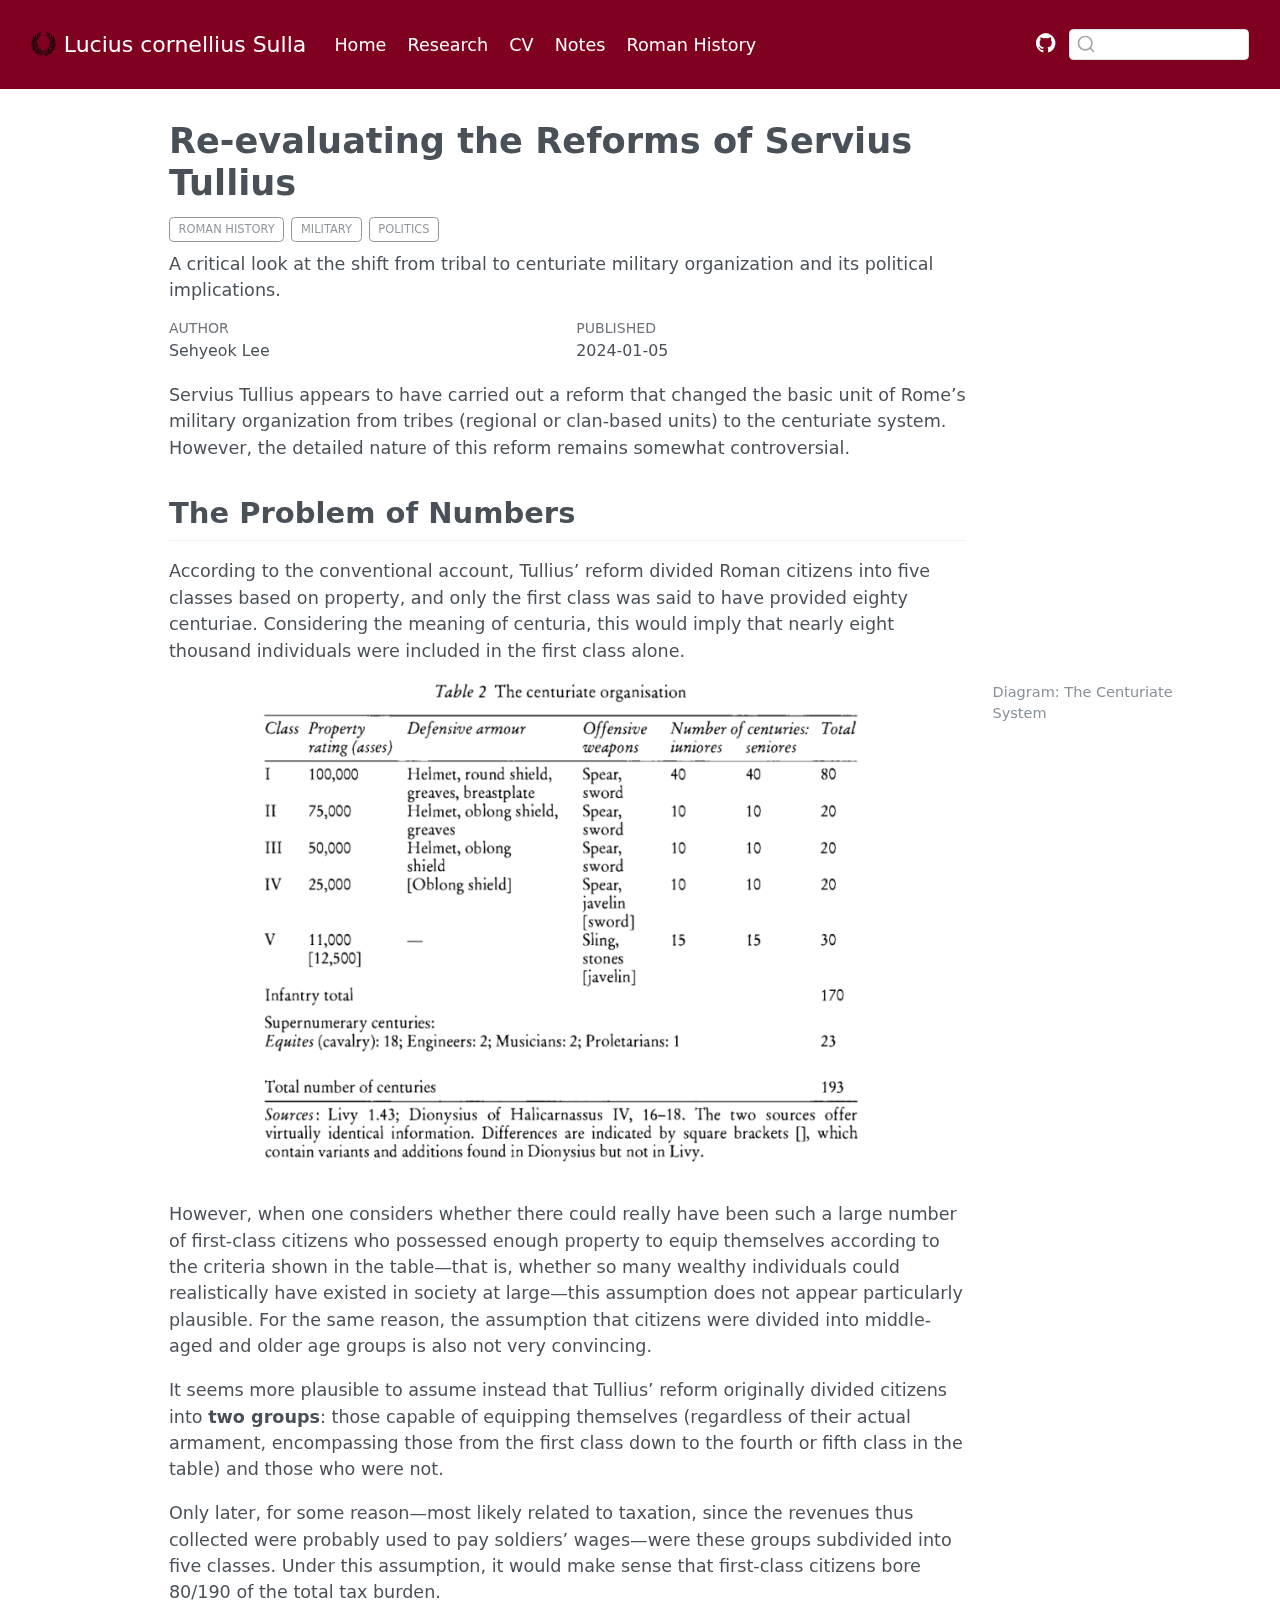
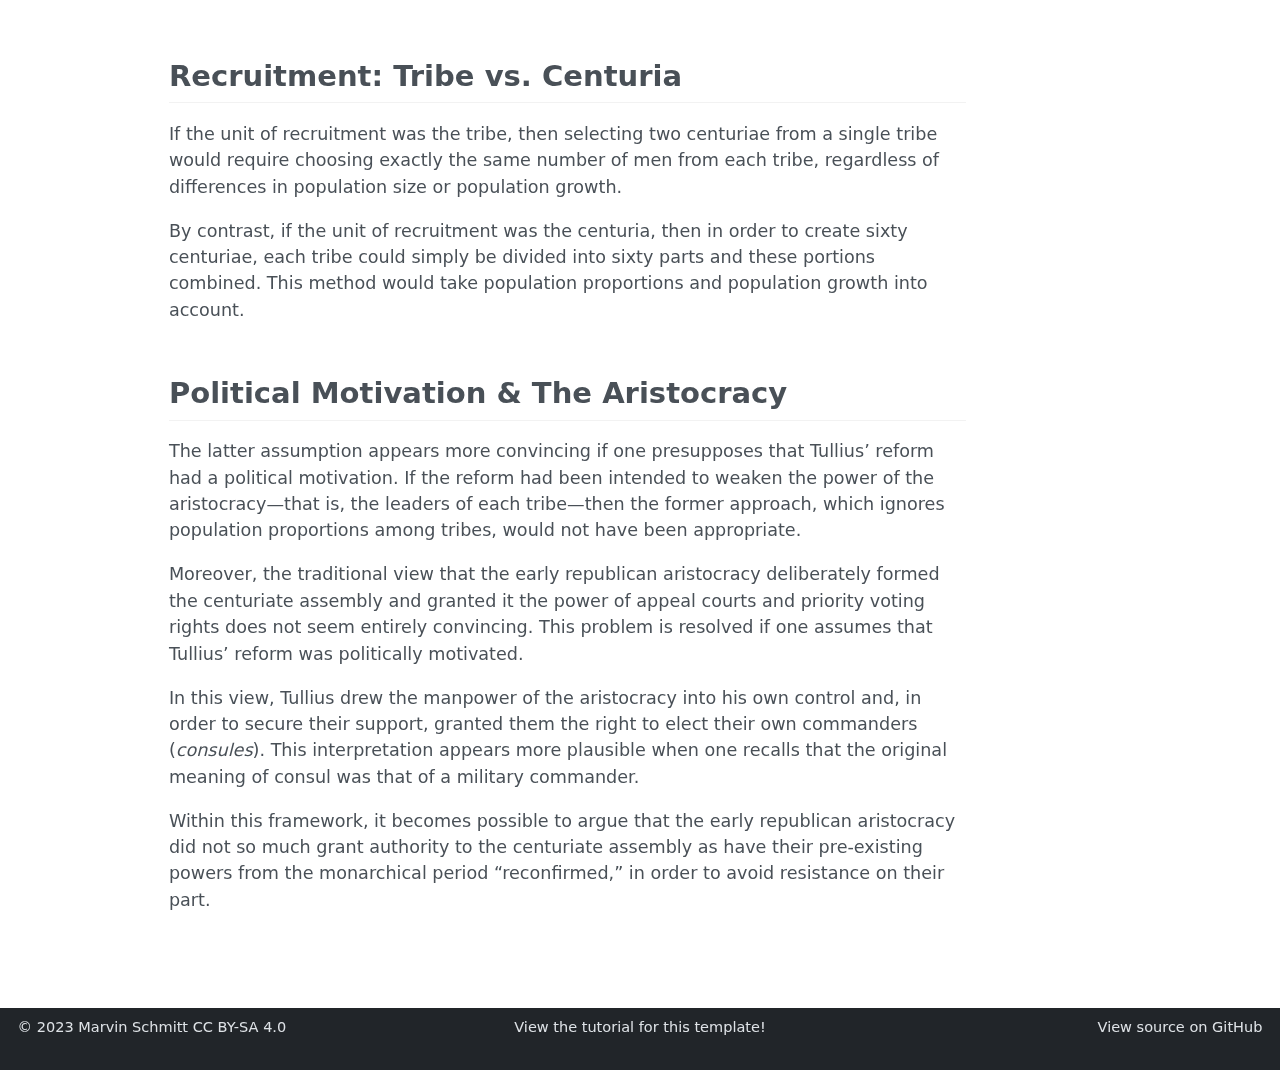
<file: posts/servius.html>
<!DOCTYPE html>
<html xmlns="http://www.w3.org/1999/xhtml" lang="en" xml:lang="en"><head>

<meta charset="utf-8">
<meta name="generator" content="quarto-1.8.26">

<meta name="viewport" content="width=device-width, initial-scale=1.0, user-scalable=yes">

<meta name="author" content="Sehyeok Lee">
<meta name="dcterms.date" content="2024-01-05">
<meta name="description" content="A critical look at the shift from tribal to centuriate military organization and its political implications.">

<title>Re-evaluating the Reforms of Servius Tullius – Lucius cornellius Sulla</title>
<style>
code{white-space: pre-wrap;}
span.smallcaps{font-variant: small-caps;}
div.columns{display: flex; gap: min(4vw, 1.5em);}
div.column{flex: auto; overflow-x: auto;}
div.hanging-indent{margin-left: 1.5em; text-indent: -1.5em;}
ul.task-list{list-style: none;}
ul.task-list li input[type="checkbox"] {
  width: 0.8em;
  margin: 0 0.8em 0.2em -1em; /* quarto-specific, see https://github.com/quarto-dev/quarto-cli/issues/4556 */ 
  vertical-align: middle;
}
</style>


<script src="../site_libs/quarto-nav/quarto-nav.js"></script>
<script src="../site_libs/quarto-nav/headroom.min.js"></script>
<script src="../site_libs/clipboard/clipboard.min.js"></script>
<script src="../site_libs/quarto-search/autocomplete.umd.js"></script>
<script src="../site_libs/quarto-search/fuse.min.js"></script>
<script src="../site_libs/quarto-search/quarto-search.js"></script>
<meta name="quarto:offset" content="../">
<link href="../img/laural.png" rel="icon" type="image/png">
<script src="../site_libs/quarto-html/quarto.js" type="module"></script>
<script src="../site_libs/quarto-html/tabsets/tabsets.js" type="module"></script>
<script src="../site_libs/quarto-html/axe/axe-check.js" type="module"></script>
<script src="../site_libs/quarto-html/popper.min.js"></script>
<script src="../site_libs/quarto-html/tippy.umd.min.js"></script>
<script src="../site_libs/quarto-html/anchor.min.js"></script>
<link href="../site_libs/quarto-html/tippy.css" rel="stylesheet">
<link href="../site_libs/quarto-html/quarto-syntax-highlighting-587c61ba64f3a5504c4d52d930310e48.css" rel="stylesheet" id="quarto-text-highlighting-styles">
<script src="../site_libs/bootstrap/bootstrap.min.js"></script>
<link href="../site_libs/bootstrap/bootstrap-icons.css" rel="stylesheet">
<link href="../site_libs/bootstrap/bootstrap-ef29f2a6e560c361099aff322fd88b04.min.css" rel="stylesheet" append-hash="true" id="quarto-bootstrap" data-mode="light">
<script id="quarto-search-options" type="application/json">{
  "location": "navbar",
  "copy-button": false,
  "collapse-after": 3,
  "panel-placement": "end",
  "type": "textbox",
  "limit": 50,
  "keyboard-shortcut": [
    "f",
    "/",
    "s"
  ],
  "language": {
    "search-no-results-text": "No results",
    "search-matching-documents-text": "matching documents",
    "search-copy-link-title": "Copy link to search",
    "search-hide-matches-text": "Hide additional matches",
    "search-more-match-text": "more match in this document",
    "search-more-matches-text": "more matches in this document",
    "search-clear-button-title": "Clear",
    "search-text-placeholder": "",
    "search-detached-cancel-button-title": "Cancel",
    "search-submit-button-title": "Submit",
    "search-label": "Search"
  }
}</script>


</head>

<body class="nav-fixed quarto-light">

<div id="quarto-search-results"></div>
  <header id="quarto-header" class="headroom fixed-top">
    <nav class="navbar navbar-expand-lg " data-bs-theme="dark">
      <div class="navbar-container container-fluid">
      <div class="navbar-brand-container mx-auto">
    <a href="../index.html" class="navbar-brand navbar-brand-logo">
    <img src="../img\laural.png" alt="" class="navbar-logo light-content">
    <img src="../img\laural.png" alt="" class="navbar-logo dark-content">
    </a>
    <a class="navbar-brand" href="../index.html">
    <span class="navbar-title">Lucius cornellius Sulla</span>
    </a>
  </div>
            <div id="quarto-search" class="" title="Search"></div>
          <button class="navbar-toggler" type="button" data-bs-toggle="collapse" data-bs-target="#navbarCollapse" aria-controls="navbarCollapse" role="menu" aria-expanded="false" aria-label="Toggle navigation" onclick="if (window.quartoToggleHeadroom) { window.quartoToggleHeadroom(); }">
  <span class="navbar-toggler-icon"></span>
</button>
          <div class="collapse navbar-collapse" id="navbarCollapse">
            <ul class="navbar-nav navbar-nav-scroll me-auto">
  <li class="nav-item">
    <a class="nav-link" href="../index.html"> 
<span class="menu-text">Home</span></a>
  </li>  
  <li class="nav-item">
    <a class="nav-link" href="../research.html"> 
<span class="menu-text">Research</span></a>
  </li>  
  <li class="nav-item">
    <a class="nav-link" href="../cv.qmd"> 
<span class="menu-text">CV</span></a>
  </li>  
  <li class="nav-item">
    <a class="nav-link" href="../Notes.html"> 
<span class="menu-text">Notes</span></a>
  </li>  
  <li class="nav-item">
    <a class="nav-link" href="../roman.html"> 
<span class="menu-text">Roman History</span></a>
  </li>  
</ul>
            <ul class="navbar-nav navbar-nav-scroll ms-auto">
  <li class="nav-item compact">
    <a class="nav-link" href="https://github.com/leesehyeok"> <i class="bi bi-github" role="img">
</i> 
<span class="menu-text"></span></a>
  </li>  
</ul>
          </div> <!-- /navcollapse -->
            <div class="quarto-navbar-tools">
</div>
      </div> <!-- /container-fluid -->
    </nav>
</header>
<!-- content -->
<div id="quarto-content" class="quarto-container page-columns page-rows-contents page-layout-article page-navbar">
<!-- sidebar -->
<!-- margin-sidebar -->
    <div id="quarto-margin-sidebar" class="sidebar margin-sidebar zindex-bottom">
    </div>
<!-- main -->
<main class="content page-columns page-full" id="quarto-document-content">

<header id="title-block-header" class="quarto-title-block default">
<div class="quarto-title">
<h1 class="title">Re-evaluating the Reforms of Servius Tullius</h1>
  <div class="quarto-categories">
    <div class="quarto-category">Roman History</div>
    <div class="quarto-category">Military</div>
    <div class="quarto-category">Politics</div>
  </div>
  </div>

<div>
  <div class="description">
    A critical look at the shift from tribal to centuriate military organization and its political implications.
  </div>
</div>


<div class="quarto-title-meta">

    <div>
    <div class="quarto-title-meta-heading">Author</div>
    <div class="quarto-title-meta-contents">
             <p>Sehyeok Lee </p>
          </div>
  </div>
    
    <div>
    <div class="quarto-title-meta-heading">Published</div>
    <div class="quarto-title-meta-contents">
      <p class="date">2024-01-05</p>
    </div>
  </div>
  
    
  </div>
  


</header>


<p>Servius Tullius appears to have carried out a reform that changed the basic unit of Rome’s military organization from tribes (regional or clan-based units) to the centuriate system. However, the detailed nature of this reform remains somewhat controversial.</p>
<section id="the-problem-of-numbers" class="level2 page-columns page-full">
<h2 class="anchored" data-anchor-id="the-problem-of-numbers">The Problem of Numbers</h2>
<p>According to the conventional account, Tullius’ reform divided Roman citizens into five classes based on property, and only the first class was said to have provided eighty centuriae. Considering the meaning of centuria, this would imply that nearly eight thousand individuals were included in the first class alone.</p>
<div class="quarto-figure quarto-figure-center page-columns page-full">
<figure class="figure page-columns page-full">
<p><img src="../img/ceturia.png" class="img-fluid figure-img" style="width:80.0%"></p>
<figcaption class="margin-caption">Diagram: The Centuriate System</figcaption>
</figure>
</div>
<p>However, when one considers whether there could really have been such a large number of first-class citizens who possessed enough property to equip themselves according to the criteria shown in the table—that is, whether so many wealthy individuals could realistically have existed in society at large—this assumption does not appear particularly plausible. For the same reason, the assumption that citizens were divided into middle-aged and older age groups is also not very convincing.</p>
<p>It seems more plausible to assume instead that Tullius’ reform originally divided citizens into <strong>two groups</strong>: those capable of equipping themselves (regardless of their actual armament, encompassing those from the first class down to the fourth or fifth class in the table) and those who were not.</p>
<p>Only later, for some reason—most likely related to taxation, since the revenues thus collected were probably used to pay soldiers’ wages—were these groups subdivided into five classes. Under this assumption, it would make sense that first-class citizens bore 80/190 of the total tax burden.</p>
</section>
<section id="recruitment-tribe-vs.-centuria" class="level2">
<h2 class="anchored" data-anchor-id="recruitment-tribe-vs.-centuria">Recruitment: Tribe vs.&nbsp;Centuria</h2>
<p>If the unit of recruitment was the tribe, then selecting two centuriae from a single tribe would require choosing exactly the same number of men from each tribe, regardless of differences in population size or population growth.</p>
<p>By contrast, if the unit of recruitment was the centuria, then in order to create sixty centuriae, each tribe could simply be divided into sixty parts and these portions combined. This method would take population proportions and population growth into account.</p>
</section>
<section id="political-motivation-the-aristocracy" class="level2">
<h2 class="anchored" data-anchor-id="political-motivation-the-aristocracy">Political Motivation &amp; The Aristocracy</h2>
<p>The latter assumption appears more convincing if one presupposes that Tullius’ reform had a political motivation. If the reform had been intended to weaken the power of the aristocracy—that is, the leaders of each tribe—then the former approach, which ignores population proportions among tribes, would not have been appropriate.</p>
<p>Moreover, the traditional view that the early republican aristocracy deliberately formed the centuriate assembly and granted it the power of appeal courts and priority voting rights does not seem entirely convincing. This problem is resolved if one assumes that Tullius’ reform was politically motivated.</p>
<p>In this view, Tullius drew the manpower of the aristocracy into his own control and, in order to secure their support, granted them the right to elect their own commanders (<em>consules</em>). This interpretation appears more plausible when one recalls that the original meaning of consul was that of a military commander.</p>
<p>Within this framework, it becomes possible to argue that the early republican aristocracy did not so much grant authority to the centuriate assembly as have their pre-existing powers from the monarchical period “reconfirmed,” in order to avoid resistance on their part.</p>


</section>

</main> <!-- /main -->
<script id="quarto-html-after-body" type="application/javascript">
  window.document.addEventListener("DOMContentLoaded", function (event) {
    const icon = "";
    const anchorJS = new window.AnchorJS();
    anchorJS.options = {
      placement: 'right',
      icon: icon
    };
    anchorJS.add('.anchored');
    const isCodeAnnotation = (el) => {
      for (const clz of el.classList) {
        if (clz.startsWith('code-annotation-')) {                     
          return true;
        }
      }
      return false;
    }
    const onCopySuccess = function(e) {
      // button target
      const button = e.trigger;
      // don't keep focus
      button.blur();
      // flash "checked"
      button.classList.add('code-copy-button-checked');
      var currentTitle = button.getAttribute("title");
      button.setAttribute("title", "Copied!");
      let tooltip;
      if (window.bootstrap) {
        button.setAttribute("data-bs-toggle", "tooltip");
        button.setAttribute("data-bs-placement", "left");
        button.setAttribute("data-bs-title", "Copied!");
        tooltip = new bootstrap.Tooltip(button, 
          { trigger: "manual", 
            customClass: "code-copy-button-tooltip",
            offset: [0, -8]});
        tooltip.show();    
      }
      setTimeout(function() {
        if (tooltip) {
          tooltip.hide();
          button.removeAttribute("data-bs-title");
          button.removeAttribute("data-bs-toggle");
          button.removeAttribute("data-bs-placement");
        }
        button.setAttribute("title", currentTitle);
        button.classList.remove('code-copy-button-checked');
      }, 1000);
      // clear code selection
      e.clearSelection();
    }
    const getTextToCopy = function(trigger) {
      const outerScaffold = trigger.parentElement.cloneNode(true);
      const codeEl = outerScaffold.querySelector('code');
      for (const childEl of codeEl.children) {
        if (isCodeAnnotation(childEl)) {
          childEl.remove();
        }
      }
      return codeEl.innerText;
    }
    const clipboard = new window.ClipboardJS('.code-copy-button:not([data-in-quarto-modal])', {
      text: getTextToCopy
    });
    clipboard.on('success', onCopySuccess);
    if (window.document.getElementById('quarto-embedded-source-code-modal')) {
      const clipboardModal = new window.ClipboardJS('.code-copy-button[data-in-quarto-modal]', {
        text: getTextToCopy,
        container: window.document.getElementById('quarto-embedded-source-code-modal')
      });
      clipboardModal.on('success', onCopySuccess);
    }
      var localhostRegex = new RegExp(/^(?:http|https):\/\/localhost\:?[0-9]*\//);
      var mailtoRegex = new RegExp(/^mailto:/);
        var filterRegex = new RegExp("https:\/\/leesehyeok\.github\.io\/");
      var isInternal = (href) => {
          return filterRegex.test(href) || localhostRegex.test(href) || mailtoRegex.test(href);
      }
      // Inspect non-navigation links and adorn them if external
     var links = window.document.querySelectorAll('a[href]:not(.nav-link):not(.navbar-brand):not(.toc-action):not(.sidebar-link):not(.sidebar-item-toggle):not(.pagination-link):not(.no-external):not([aria-hidden]):not(.dropdown-item):not(.quarto-navigation-tool):not(.about-link)');
      for (var i=0; i<links.length; i++) {
        const link = links[i];
        if (!isInternal(link.href)) {
          // undo the damage that might have been done by quarto-nav.js in the case of
          // links that we want to consider external
          if (link.dataset.originalHref !== undefined) {
            link.href = link.dataset.originalHref;
          }
        }
      }
    function tippyHover(el, contentFn, onTriggerFn, onUntriggerFn) {
      const config = {
        allowHTML: true,
        maxWidth: 500,
        delay: 100,
        arrow: false,
        appendTo: function(el) {
            return el.parentElement;
        },
        interactive: true,
        interactiveBorder: 10,
        theme: 'quarto',
        placement: 'bottom-start',
      };
      if (contentFn) {
        config.content = contentFn;
      }
      if (onTriggerFn) {
        config.onTrigger = onTriggerFn;
      }
      if (onUntriggerFn) {
        config.onUntrigger = onUntriggerFn;
      }
      window.tippy(el, config); 
    }
    const noterefs = window.document.querySelectorAll('a[role="doc-noteref"]');
    for (var i=0; i<noterefs.length; i++) {
      const ref = noterefs[i];
      tippyHover(ref, function() {
        // use id or data attribute instead here
        let href = ref.getAttribute('data-footnote-href') || ref.getAttribute('href');
        try { href = new URL(href).hash; } catch {}
        const id = href.replace(/^#\/?/, "");
        const note = window.document.getElementById(id);
        if (note) {
          return note.innerHTML;
        } else {
          return "";
        }
      });
    }
    const xrefs = window.document.querySelectorAll('a.quarto-xref');
    const processXRef = (id, note) => {
      // Strip column container classes
      const stripColumnClz = (el) => {
        el.classList.remove("page-full", "page-columns");
        if (el.children) {
          for (const child of el.children) {
            stripColumnClz(child);
          }
        }
      }
      stripColumnClz(note)
      if (id === null || id.startsWith('sec-')) {
        // Special case sections, only their first couple elements
        const container = document.createElement("div");
        if (note.children && note.children.length > 2) {
          container.appendChild(note.children[0].cloneNode(true));
          for (let i = 1; i < note.children.length; i++) {
            const child = note.children[i];
            if (child.tagName === "P" && child.innerText === "") {
              continue;
            } else {
              container.appendChild(child.cloneNode(true));
              break;
            }
          }
          if (window.Quarto?.typesetMath) {
            window.Quarto.typesetMath(container);
          }
          return container.innerHTML
        } else {
          if (window.Quarto?.typesetMath) {
            window.Quarto.typesetMath(note);
          }
          return note.innerHTML;
        }
      } else {
        // Remove any anchor links if they are present
        const anchorLink = note.querySelector('a.anchorjs-link');
        if (anchorLink) {
          anchorLink.remove();
        }
        if (window.Quarto?.typesetMath) {
          window.Quarto.typesetMath(note);
        }
        if (note.classList.contains("callout")) {
          return note.outerHTML;
        } else {
          return note.innerHTML;
        }
      }
    }
    for (var i=0; i<xrefs.length; i++) {
      const xref = xrefs[i];
      tippyHover(xref, undefined, function(instance) {
        instance.disable();
        let url = xref.getAttribute('href');
        let hash = undefined; 
        if (url.startsWith('#')) {
          hash = url;
        } else {
          try { hash = new URL(url).hash; } catch {}
        }
        if (hash) {
          const id = hash.replace(/^#\/?/, "");
          const note = window.document.getElementById(id);
          if (note !== null) {
            try {
              const html = processXRef(id, note.cloneNode(true));
              instance.setContent(html);
            } finally {
              instance.enable();
              instance.show();
            }
          } else {
            // See if we can fetch this
            fetch(url.split('#')[0])
            .then(res => res.text())
            .then(html => {
              const parser = new DOMParser();
              const htmlDoc = parser.parseFromString(html, "text/html");
              const note = htmlDoc.getElementById(id);
              if (note !== null) {
                const html = processXRef(id, note);
                instance.setContent(html);
              } 
            }).finally(() => {
              instance.enable();
              instance.show();
            });
          }
        } else {
          // See if we can fetch a full url (with no hash to target)
          // This is a special case and we should probably do some content thinning / targeting
          fetch(url)
          .then(res => res.text())
          .then(html => {
            const parser = new DOMParser();
            const htmlDoc = parser.parseFromString(html, "text/html");
            const note = htmlDoc.querySelector('main.content');
            if (note !== null) {
              // This should only happen for chapter cross references
              // (since there is no id in the URL)
              // remove the first header
              if (note.children.length > 0 && note.children[0].tagName === "HEADER") {
                note.children[0].remove();
              }
              const html = processXRef(null, note);
              instance.setContent(html);
            } 
          }).finally(() => {
            instance.enable();
            instance.show();
          });
        }
      }, function(instance) {
      });
    }
        let selectedAnnoteEl;
        const selectorForAnnotation = ( cell, annotation) => {
          let cellAttr = 'data-code-cell="' + cell + '"';
          let lineAttr = 'data-code-annotation="' +  annotation + '"';
          const selector = 'span[' + cellAttr + '][' + lineAttr + ']';
          return selector;
        }
        const selectCodeLines = (annoteEl) => {
          const doc = window.document;
          const targetCell = annoteEl.getAttribute("data-target-cell");
          const targetAnnotation = annoteEl.getAttribute("data-target-annotation");
          const annoteSpan = window.document.querySelector(selectorForAnnotation(targetCell, targetAnnotation));
          const lines = annoteSpan.getAttribute("data-code-lines").split(",");
          const lineIds = lines.map((line) => {
            return targetCell + "-" + line;
          })
          let top = null;
          let height = null;
          let parent = null;
          if (lineIds.length > 0) {
              //compute the position of the single el (top and bottom and make a div)
              const el = window.document.getElementById(lineIds[0]);
              top = el.offsetTop;
              height = el.offsetHeight;
              parent = el.parentElement.parentElement;
            if (lineIds.length > 1) {
              const lastEl = window.document.getElementById(lineIds[lineIds.length - 1]);
              const bottom = lastEl.offsetTop + lastEl.offsetHeight;
              height = bottom - top;
            }
            if (top !== null && height !== null && parent !== null) {
              // cook up a div (if necessary) and position it 
              let div = window.document.getElementById("code-annotation-line-highlight");
              if (div === null) {
                div = window.document.createElement("div");
                div.setAttribute("id", "code-annotation-line-highlight");
                div.style.position = 'absolute';
                parent.appendChild(div);
              }
              div.style.top = top - 2 + "px";
              div.style.height = height + 4 + "px";
              div.style.left = 0;
              let gutterDiv = window.document.getElementById("code-annotation-line-highlight-gutter");
              if (gutterDiv === null) {
                gutterDiv = window.document.createElement("div");
                gutterDiv.setAttribute("id", "code-annotation-line-highlight-gutter");
                gutterDiv.style.position = 'absolute';
                const codeCell = window.document.getElementById(targetCell);
                const gutter = codeCell.querySelector('.code-annotation-gutter');
                gutter.appendChild(gutterDiv);
              }
              gutterDiv.style.top = top - 2 + "px";
              gutterDiv.style.height = height + 4 + "px";
            }
            selectedAnnoteEl = annoteEl;
          }
        };
        const unselectCodeLines = () => {
          const elementsIds = ["code-annotation-line-highlight", "code-annotation-line-highlight-gutter"];
          elementsIds.forEach((elId) => {
            const div = window.document.getElementById(elId);
            if (div) {
              div.remove();
            }
          });
          selectedAnnoteEl = undefined;
        };
          // Handle positioning of the toggle
      window.addEventListener(
        "resize",
        throttle(() => {
          elRect = undefined;
          if (selectedAnnoteEl) {
            selectCodeLines(selectedAnnoteEl);
          }
        }, 10)
      );
      function throttle(fn, ms) {
      let throttle = false;
      let timer;
        return (...args) => {
          if(!throttle) { // first call gets through
              fn.apply(this, args);
              throttle = true;
          } else { // all the others get throttled
              if(timer) clearTimeout(timer); // cancel #2
              timer = setTimeout(() => {
                fn.apply(this, args);
                timer = throttle = false;
              }, ms);
          }
        };
      }
        // Attach click handler to the DT
        const annoteDls = window.document.querySelectorAll('dt[data-target-cell]');
        for (const annoteDlNode of annoteDls) {
          annoteDlNode.addEventListener('click', (event) => {
            const clickedEl = event.target;
            if (clickedEl !== selectedAnnoteEl) {
              unselectCodeLines();
              const activeEl = window.document.querySelector('dt[data-target-cell].code-annotation-active');
              if (activeEl) {
                activeEl.classList.remove('code-annotation-active');
              }
              selectCodeLines(clickedEl);
              clickedEl.classList.add('code-annotation-active');
            } else {
              // Unselect the line
              unselectCodeLines();
              clickedEl.classList.remove('code-annotation-active');
            }
          });
        }
    const findCites = (el) => {
      const parentEl = el.parentElement;
      if (parentEl) {
        const cites = parentEl.dataset.cites;
        if (cites) {
          return {
            el,
            cites: cites.split(' ')
          };
        } else {
          return findCites(el.parentElement)
        }
      } else {
        return undefined;
      }
    };
    var bibliorefs = window.document.querySelectorAll('a[role="doc-biblioref"]');
    for (var i=0; i<bibliorefs.length; i++) {
      const ref = bibliorefs[i];
      const citeInfo = findCites(ref);
      if (citeInfo) {
        tippyHover(citeInfo.el, function() {
          var popup = window.document.createElement('div');
          citeInfo.cites.forEach(function(cite) {
            var citeDiv = window.document.createElement('div');
            citeDiv.classList.add('hanging-indent');
            citeDiv.classList.add('csl-entry');
            var biblioDiv = window.document.getElementById('ref-' + cite);
            if (biblioDiv) {
              citeDiv.innerHTML = biblioDiv.innerHTML;
            }
            popup.appendChild(citeDiv);
          });
          return popup.innerHTML;
        });
      }
    }
  });
  </script>
</div> <!-- /content -->
<footer class="footer">
  <div class="nav-footer">
    <div class="nav-footer-left">
<p><span class="faux-block">© 2023 Marvin Schmitt CC BY-SA 4.0</span></p>
</div>   
    <div class="nav-footer-center">
<p><span class="faux-block"><a href="https://www.marvinschmitt.com/blog/website-tutorial-quarto/">View the tutorial for this template!</a></span></p>
</div>
    <div class="nav-footer-right">
<p><span class="faux-block"><a href="https://github.com/marvinschmitt/quarto-website-template/">View source on GitHub</a></span></p>
</div>
  </div>
</footer>




</body></html>
</file>
<file: site_libs/quarto-html/tippy.css>
.tippy-box[data-animation=fade][data-state=hidden]{opacity:0}[data-tippy-root]{max-width:calc(100vw - 10px)}.tippy-box{position:relative;background-color:#333;color:#fff;border-radius:4px;font-size:14px;line-height:1.4;white-space:normal;outline:0;transition-property:transform,visibility,opacity}.tippy-box[data-placement^=top]>.tippy-arrow{bottom:0}.tippy-box[data-placement^=top]>.tippy-arrow:before{bottom:-7px;left:0;border-width:8px 8px 0;border-top-color:initial;transform-origin:center top}.tippy-box[data-placement^=bottom]>.tippy-arrow{top:0}.tippy-box[data-placement^=bottom]>.tippy-arrow:before{top:-7px;left:0;border-width:0 8px 8px;border-bottom-color:initial;transform-origin:center bottom}.tippy-box[data-placement^=left]>.tippy-arrow{right:0}.tippy-box[data-placement^=left]>.tippy-arrow:before{border-width:8px 0 8px 8px;border-left-color:initial;right:-7px;transform-origin:center left}.tippy-box[data-placement^=right]>.tippy-arrow{left:0}.tippy-box[data-placement^=right]>.tippy-arrow:before{left:-7px;border-width:8px 8px 8px 0;border-right-color:initial;transform-origin:center right}.tippy-box[data-inertia][data-state=visible]{transition-timing-function:cubic-bezier(.54,1.5,.38,1.11)}.tippy-arrow{width:16px;height:16px;color:#333}.tippy-arrow:before{content:"";position:absolute;border-color:transparent;border-style:solid}.tippy-content{position:relative;padding:5px 9px;z-index:1}
</file>
<file: site_libs/quarto-html/quarto-syntax-highlighting-587c61ba64f3a5504c4d52d930310e48.css>
/* quarto syntax highlight colors */
:root {
  --quarto-hl-ot-color: #003B4F;
  --quarto-hl-at-color: #657422;
  --quarto-hl-ss-color: #20794D;
  --quarto-hl-an-color: #5E5E5E;
  --quarto-hl-fu-color: #4758AB;
  --quarto-hl-st-color: #20794D;
  --quarto-hl-cf-color: #003B4F;
  --quarto-hl-op-color: #5E5E5E;
  --quarto-hl-er-color: #AD0000;
  --quarto-hl-bn-color: #AD0000;
  --quarto-hl-al-color: #AD0000;
  --quarto-hl-va-color: #111111;
  --quarto-hl-bu-color: inherit;
  --quarto-hl-ex-color: inherit;
  --quarto-hl-pp-color: #AD0000;
  --quarto-hl-in-color: #5E5E5E;
  --quarto-hl-vs-color: #20794D;
  --quarto-hl-wa-color: #5E5E5E;
  --quarto-hl-do-color: #5E5E5E;
  --quarto-hl-im-color: #00769E;
  --quarto-hl-ch-color: #20794D;
  --quarto-hl-dt-color: #AD0000;
  --quarto-hl-fl-color: #AD0000;
  --quarto-hl-co-color: #5E5E5E;
  --quarto-hl-cv-color: #5E5E5E;
  --quarto-hl-cn-color: #8f5902;
  --quarto-hl-sc-color: #5E5E5E;
  --quarto-hl-dv-color: #AD0000;
  --quarto-hl-kw-color: #003B4F;
}

/* other quarto variables */
:root {
  --quarto-font-monospace: SFMono-Regular, Menlo, Monaco, Consolas, "Liberation Mono", "Courier New", monospace;
}

/* syntax highlight based on Pandoc's rules */
pre > code.sourceCode > span {
  color: #003B4F;
}

code.sourceCode > span {
  color: #003B4F;
}

div.sourceCode,
div.sourceCode pre.sourceCode {
  color: #003B4F;
}

/* Normal */
code span {
  color: #003B4F;
}

/* Alert */
code span.al {
  color: #AD0000;
  font-style: inherit;
}

/* Annotation */
code span.an {
  color: #5E5E5E;
  font-style: inherit;
}

/* Attribute */
code span.at {
  color: #657422;
  font-style: inherit;
}

/* BaseN */
code span.bn {
  color: #AD0000;
  font-style: inherit;
}

/* BuiltIn */
code span.bu {
  font-style: inherit;
}

/* ControlFlow */
code span.cf {
  color: #003B4F;
  font-weight: bold;
  font-style: inherit;
}

/* Char */
code span.ch {
  color: #20794D;
  font-style: inherit;
}

/* Constant */
code span.cn {
  color: #8f5902;
  font-style: inherit;
}

/* Comment */
code span.co {
  color: #5E5E5E;
  font-style: inherit;
}

/* CommentVar */
code span.cv {
  color: #5E5E5E;
  font-style: italic;
}

/* Documentation */
code span.do {
  color: #5E5E5E;
  font-style: italic;
}

/* DataType */
code span.dt {
  color: #AD0000;
  font-style: inherit;
}

/* DecVal */
code span.dv {
  color: #AD0000;
  font-style: inherit;
}

/* Error */
code span.er {
  color: #AD0000;
  font-style: inherit;
}

/* Extension */
code span.ex {
  font-style: inherit;
}

/* Float */
code span.fl {
  color: #AD0000;
  font-style: inherit;
}

/* Function */
code span.fu {
  color: #4758AB;
  font-style: inherit;
}

/* Import */
code span.im {
  color: #00769E;
  font-style: inherit;
}

/* Information */
code span.in {
  color: #5E5E5E;
  font-style: inherit;
}

/* Keyword */
code span.kw {
  color: #003B4F;
  font-weight: bold;
  font-style: inherit;
}

/* Operator */
code span.op {
  color: #5E5E5E;
  font-style: inherit;
}

/* Other */
code span.ot {
  color: #003B4F;
  font-style: inherit;
}

/* Preprocessor */
code span.pp {
  color: #AD0000;
  font-style: inherit;
}

/* SpecialChar */
code span.sc {
  color: #5E5E5E;
  font-style: inherit;
}

/* SpecialString */
code span.ss {
  color: #20794D;
  font-style: inherit;
}

/* String */
code span.st {
  color: #20794D;
  font-style: inherit;
}

/* Variable */
code span.va {
  color: #111111;
  font-style: inherit;
}

/* VerbatimString */
code span.vs {
  color: #20794D;
  font-style: inherit;
}

/* Warning */
code span.wa {
  color: #5E5E5E;
  font-style: italic;
}

.prevent-inlining {
  content: "</";
}

/*# sourceMappingURL=2dce1cc6c82594539e1579de68416b47.css.map */
</file>
